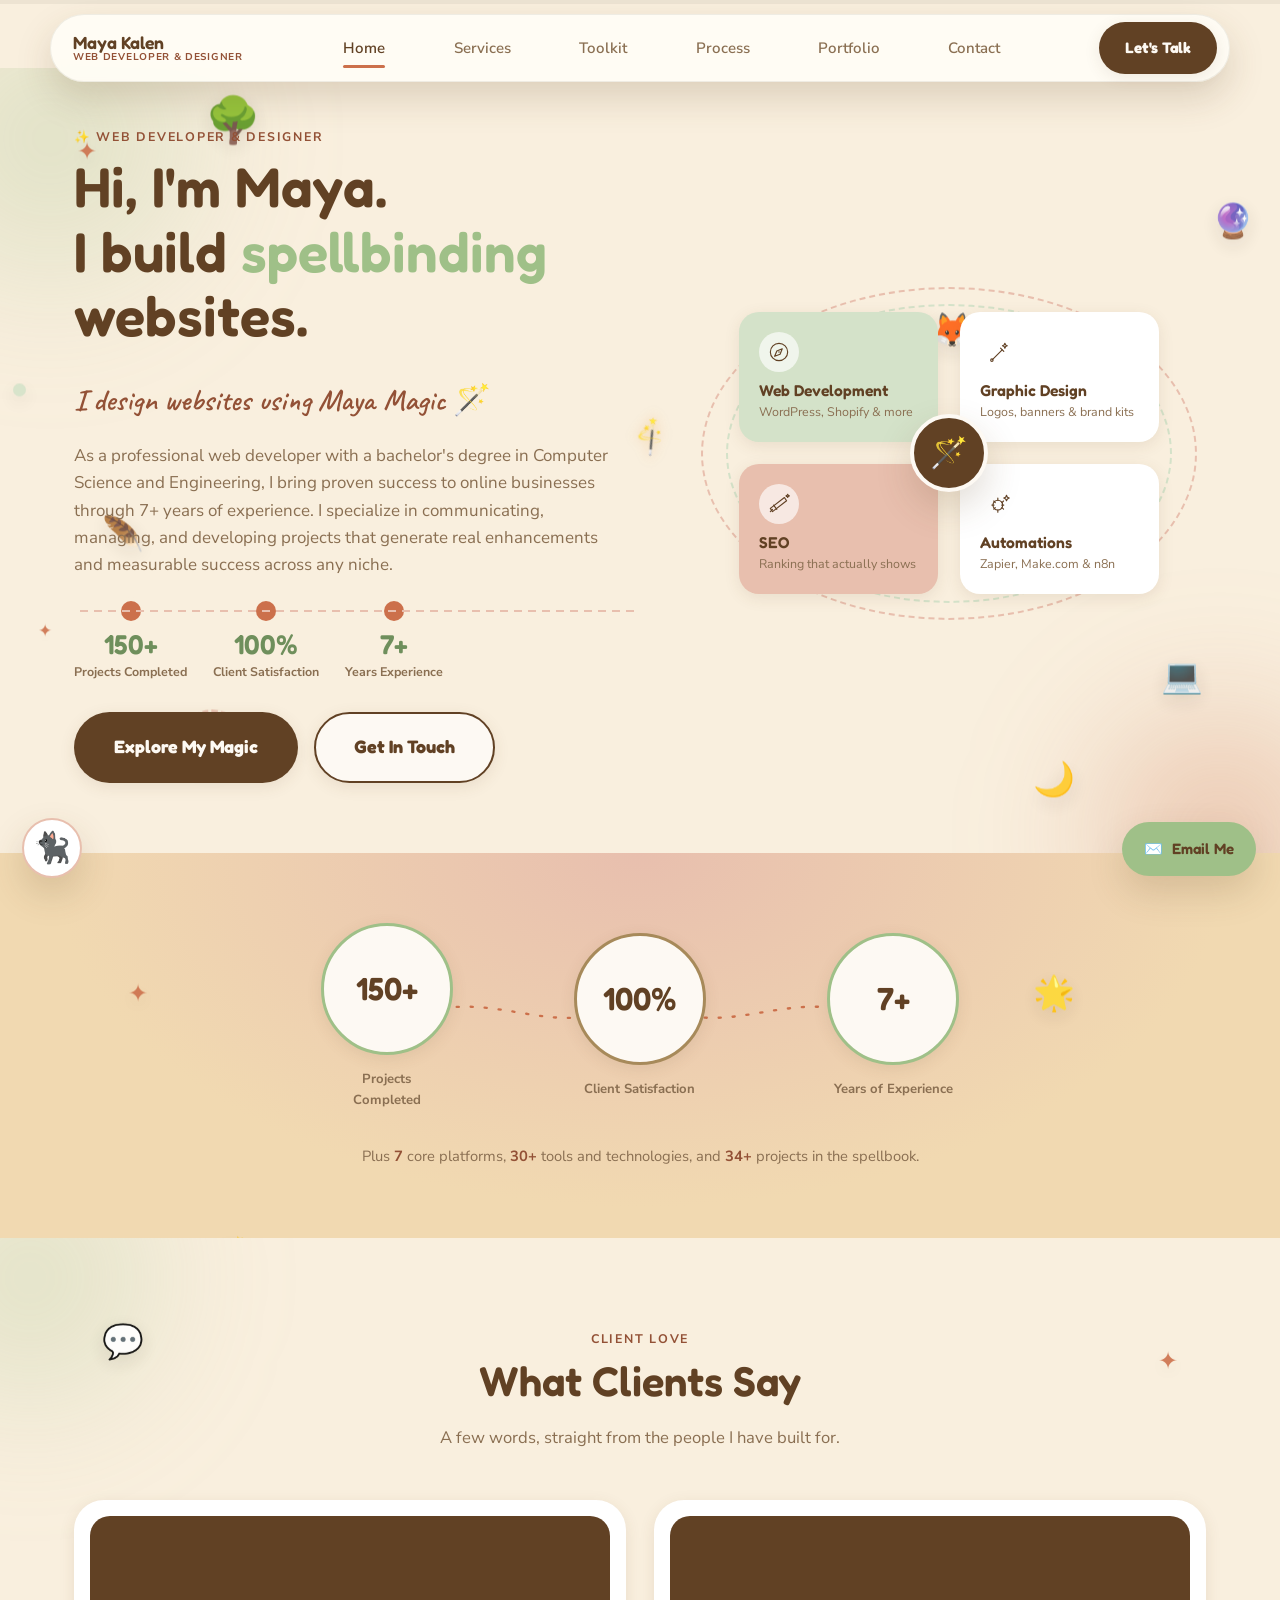
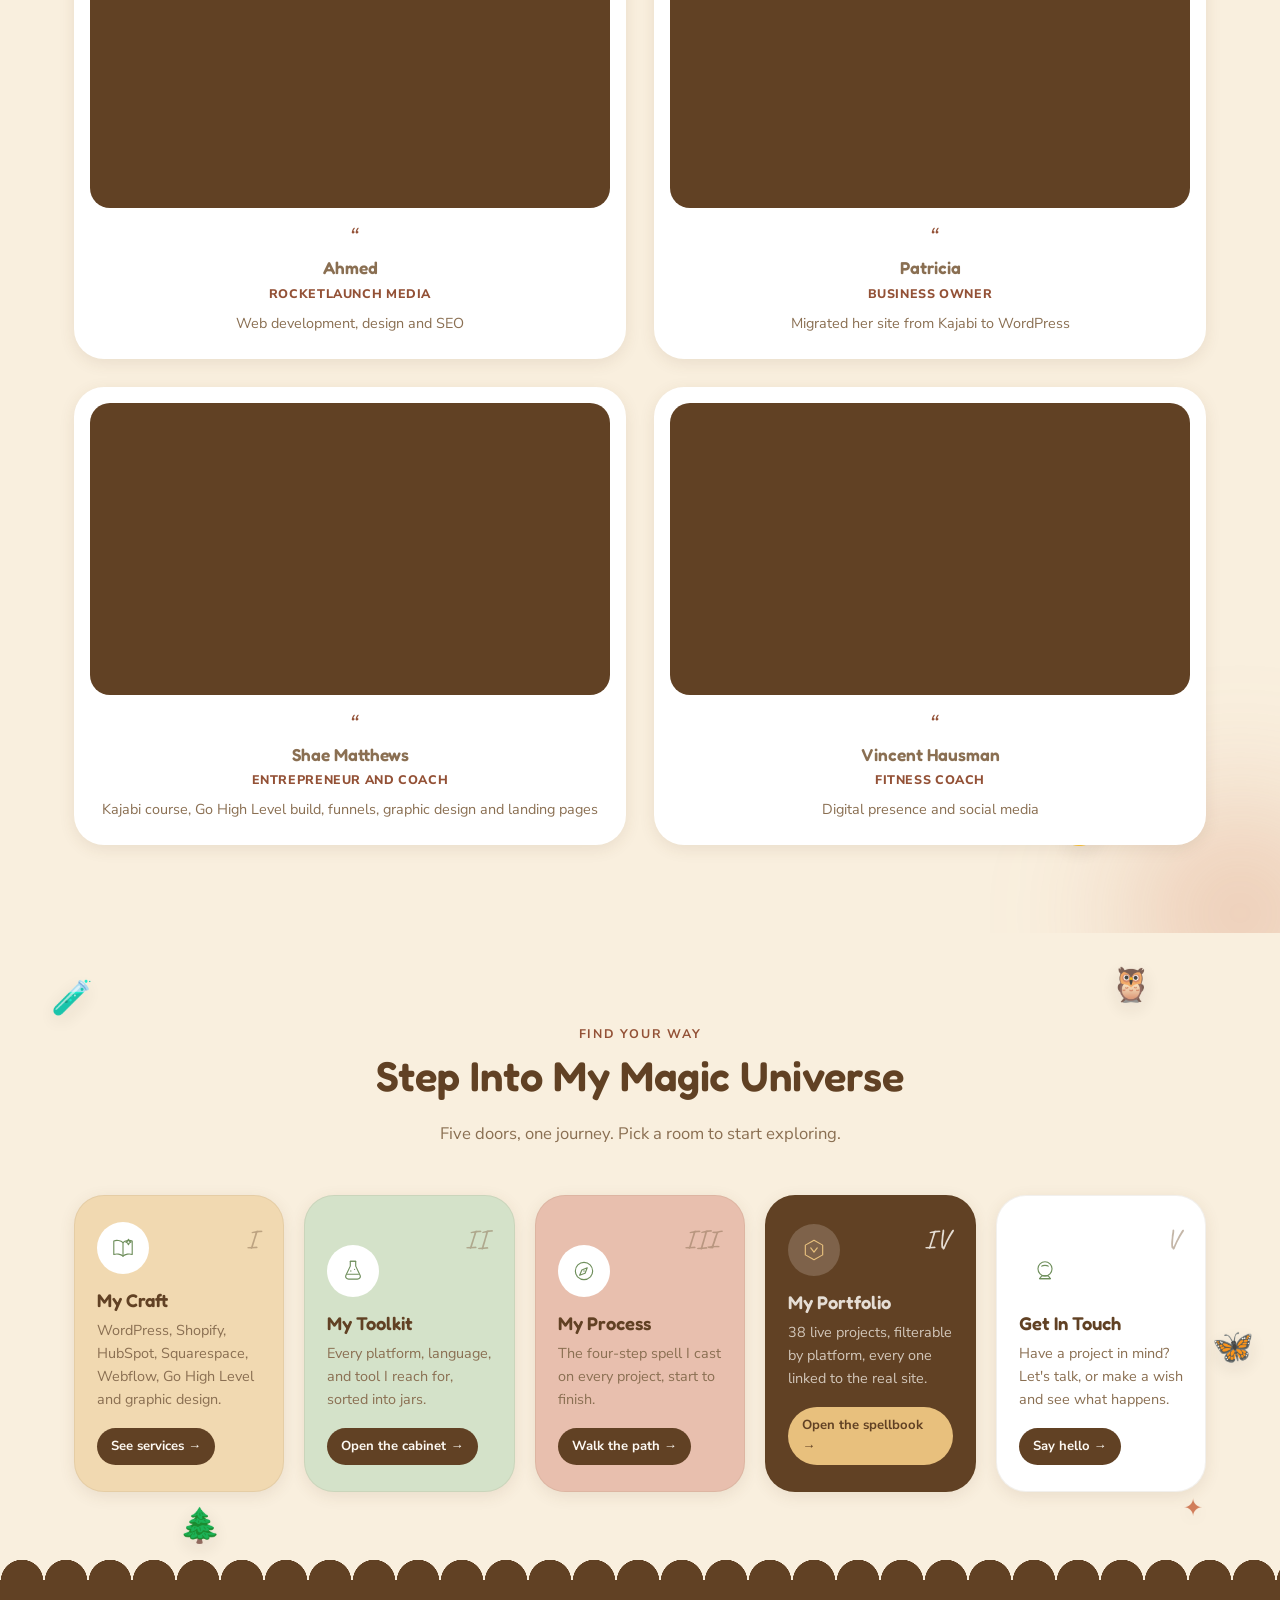
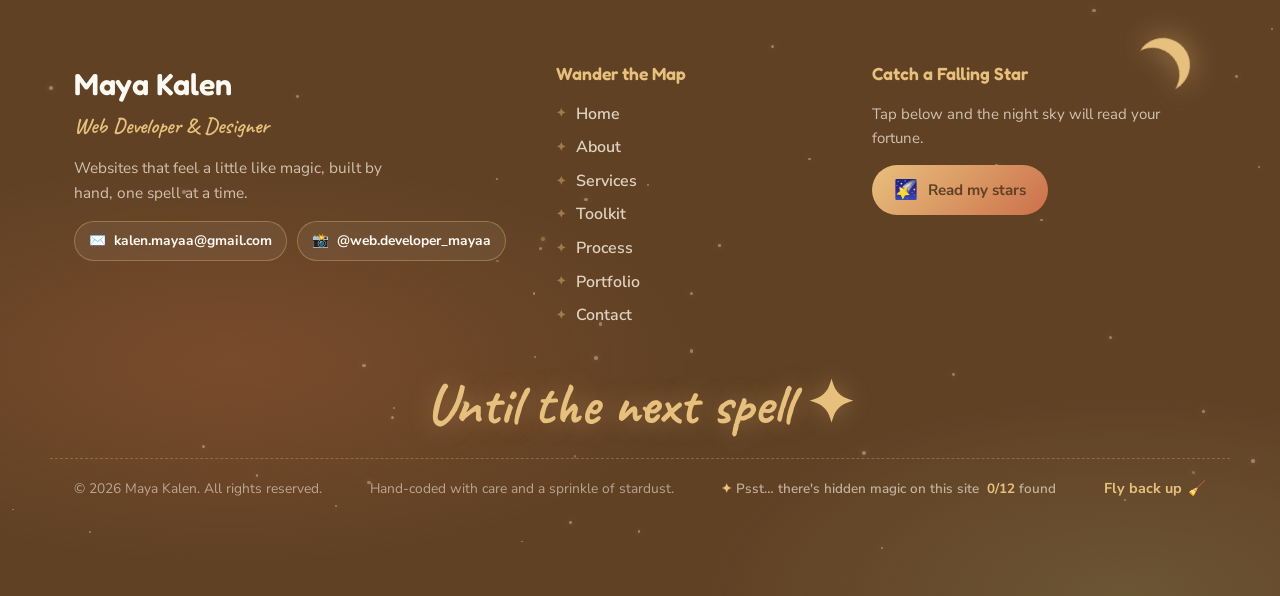
<file: index.html>
<!DOCTYPE html>
<html lang="en">
<head>
<meta charset="UTF-8">
<meta name="viewport" content="width=device-width, initial-scale=1.0">
<title>Maya Kalen · Web Developer &amp; Designer</title>
<meta name="description" content="Maya Kalen is a web developer and designer with 7+ years of experience across WordPress, Shopify, Webflow, HubSpot, Squarespace and Go High Level. Welcome to Maya Magic.">
<link rel="icon" href="assets/favicon.svg" type="image/svg+xml">
<link rel="preconnect" href="https://fonts.googleapis.com">
<link rel="preconnect" href="https://fonts.gstatic.com" crossorigin>
<link href="https://fonts.googleapis.com/css2?family=Fredoka:wght@400;500;600;700&family=Caveat:wght@600;700&family=Nunito+Sans:wght@400;600;700;800&display=swap" rel="stylesheet">
<link rel="stylesheet" href="css/style.css">
</head>
<body>

<div class="scroll-progress" aria-hidden="true"><div class="scroll-progress-bar" id="scroll-progress-bar"></div></div>

<!-- ================= ICON SPRITE (hand-drawn, not brand logos) ================= -->
<svg style="display:none" aria-hidden="true">
  <symbol id="icon-book" viewBox="0 0 48 48"><path d="M24 14C20 10 12 9 7 11v25c5-2 13-1 17 3 4-4 12-5 17-3V11c-5-2-13-1-17 3Z"/><path d="M24 14v25"/><path d="M34 8l1.6 3.4L39 13l-3.4 1.6L34 18l-1.6-3.4L29 13l3.4-1.6Z"/></symbol>
  <symbol id="icon-potion" viewBox="0 0 48 48"><path d="M19 6h10v9l8 17c1.7 3.6-1 7-5 7H16c-4 0-6.7-3.4-5-7l8-17Z"/><path d="M19 6h10"/><path d="M14 30h20"/><circle cx="20" cy="24" r="1.2" fill="currentColor" stroke="none"/><circle cx="27" cy="21" r="1" fill="currentColor" stroke="none"/></symbol>
  <symbol id="icon-brush" viewBox="0 0 48 48"><path d="M10 38 28 20"/><path d="M25 17l6 6"/><path d="M33 8l1.4 3 3 1.4-3 1.4L33 17l-1.4-3.2-3-1.4 3-1.4Z"/><circle cx="9" cy="39" r="2.2"/></symbol>
  <symbol id="icon-orb" viewBox="0 0 48 48"><circle cx="24" cy="20" r="13"/><path d="M18 15c2-2 10-2 12 0"/><path d="M14 38h20"/><path d="M18 33l-4 5h20l-4-5Z"/></symbol>
  <symbol id="icon-scroll" viewBox="0 0 48 48"><rect x="10" y="16" width="28" height="16" rx="2"/><circle cx="9" cy="24" r="6"/><circle cx="39" cy="24" r="6"/><path d="M18 24h12"/></symbol>
  <symbol id="icon-compass" viewBox="0 0 48 48"><circle cx="24" cy="24" r="16"/><path d="M30 18l-4 10-10 4 4-10Z"/><circle cx="24" cy="24" r="1.4" fill="currentColor" stroke="none"/></symbol>
  <symbol id="icon-broom" viewBox="0 0 48 48"><path d="M36 8 16 28"/><path d="M16 28 8 40l6 2 6-8 6 6 4-6-6-6 4-6Z"/><path d="M38 6l1 2 2 1-2 1-1 2-1-2-2-1 2-1Z"/></symbol>
  <symbol id="icon-quill" viewBox="0 0 48 48"><path d="M38 8C24 10 14 22 10 38c8-2 16-6 20-14"/><path d="M38 8c-2 6-4 10-8 14"/><path d="M10 38l4-4"/></symbol>
  <symbol id="icon-tower" viewBox="0 0 48 48"><path d="M24 6l6 6H18Z"/><rect x="14" y="16" width="20" height="7" rx="2"/><rect x="10" y="27" width="28" height="7" rx="2"/><rect x="6" y="38" width="36" height="4" rx="2"/></symbol>
  <symbol id="icon-rune" viewBox="0 0 48 48"><path d="M24 6 40 15v18L24 42 8 33V15Z"/><path d="M18 20l6 8 6-8"/></symbol>
  <symbol id="icon-spark-gear" viewBox="0 0 48 48"><circle cx="20" cy="26" r="9"/><path d="M20 13v4M20 35v4M9 26h4M27 26h4M12.5 18.5l2.8 2.8M27.7 30.7l2.8 2.8M12.5 33.5l2.8-2.8M27.7 21.3l2.8-2.8"/><path d="M36 8l1.6 3.4L41 13l-3.4 1.6L36 18l-1.6-3.4L31 13l3.4-1.6Z"/></symbol>
  <symbol id="icon-crystal" viewBox="0 0 48 48"><path d="M14 40 10 22l8-10 8 10-4 18Z"/><path d="M30 40l-3-14 6-8 6 8-3 14Z"/></symbol>
  <symbol id="icon-telescope" viewBox="0 0 48 48"><path d="M8 32 34 12l4 6-26 20Z"/><path d="M14 26l6 8"/><path d="M8 38l4-4"/><circle cx="38" cy="10" r="1.3" fill="currentColor" stroke="none"/><path d="M40 6l1 2 2 1-2 1-1 2-1-2-2-1 2-1Z"/></symbol>
  <symbol id="icon-chevron" viewBox="0 0 24 24"><path d="M6 9l6 6 6-6"/></symbol>
</svg>

<!-- ================= HEADER ================= -->
<header class="site-header" id="top">
  <div class="header-inner">
    <a href="index.html" class="brand" aria-label="Maya Kalen home, click to cast a spell">
      <span class="brand-text">
        <span class="brand-name">Maya Kalen</span>
        <span class="brand-role">Web Developer &amp; Designer</span>
      </span>
    </a>

    <nav class="site-nav" id="site-nav">
      <a href="index.html" class="nav-link active">Home</a>
      <a href="services.html" class="nav-link">Services</a>
      <a href="toolkit.html" class="nav-link">Toolkit</a>
      <a href="process.html" class="nav-link">Process</a>
      <a href="portfolio.html" class="nav-link">Portfolio</a>
      <a href="contact.html" class="nav-link">Contact</a>
    </nav>

    <a href="contact.html" class="btn btn-primary btn-small header-cta magnetic">Let's Talk</a>

    <button class="nav-toggle" id="nav-toggle" aria-label="Toggle navigation" aria-expanded="false">
      <span></span><span></span><span></span>
    </button>
  </div>
</header>

<div class="magic-toast" id="magic-toast" role="status" aria-live="polite"></div>

<main>

<!-- ================= HERO ================= -->
<section class="hero" id="home">
  <div class="blob-layer" aria-hidden="true">
    <div class="blob blob-green" style="width:420px; height:420px; top:-140px; left:-160px;"></div>
    <div class="blob blob-tan" style="width:360px; height:360px; bottom:-160px; right:-120px; animation-delay:2s;"></div>
  </div>
  <div class="floaties" aria-hidden="true">
    <span class="floaty spark" style="top:8%; left:6%; animation-duration:7.5s;">✦</span>
    <span class="floaty spark small" style="top:70%; left:3%; animation-duration:6.8s; animation-delay:.4s;">✦</span>
    <span class="floaty ring-shape" style="bottom:10%; left:14%; animation-duration:9s; animation-delay:.6s;"></span>
    <span class="floaty dot-shape" style="top:40%; left:1%; animation-duration:6s; animation-delay:.2s;"></span>
    <span class="floaty prop alt" style="top:16%; right:2%; animation-duration:9.4s; animation-delay:.3s;">🔮</span>
    <span class="floaty prop small alt" style="bottom:6%; right:16%; animation-duration:8.2s; animation-delay:1s;">🌙</span>
    <span class="floaty prop small" style="top:56%; left:8%; animation-duration:7.6s; animation-delay:.7s;">🪶</span>
    <span class="floaty prop lg alt" style="top:2%; left:16%; animation-duration:10s; animation-delay:.2s;">🌳</span>
    <span class="floaty prop small alt" style="top:74%; right:6%; animation-duration:8.8s; animation-delay:.9s;">💻</span>
    <span class="floaty prop small" style="top:30%; right:24%; animation-duration:7.4s; animation-delay:.4s;">🦊</span>
  </div>
  <div class="container hero-grid">
    <div class="hero-copy" data-animate>
      <p class="eyebrow">✨ Web Developer &amp; Designer</p>
      <h1>Hi, I'm Maya.<br>I build <span class="accent">spellbinding</span> websites.</h1>
      <p class="hero-tagline script">I design websites using Maya Magic 🪄</p>
      <p class="hero-text">
        As a professional web developer with a bachelor's degree in Computer
        Science and Engineering, I bring proven success to online businesses
        through 7+ years of experience. I specialize in communicating,
        managing, and developing projects that generate real enhancements
        and measurable success across any niche.
      </p>

      <div class="charm-row">
        <div class="charm">
          <span class="charm-badge" aria-hidden="true"></span>
          <span class="charm-num">150+</span>
          <span class="charm-label">Projects Completed</span>
        </div>
        <div class="charm">
          <span class="charm-badge" aria-hidden="true"></span>
          <span class="charm-num">100%</span>
          <span class="charm-label">Client Satisfaction</span>
        </div>
        <div class="charm">
          <span class="charm-badge" aria-hidden="true"></span>
          <span class="charm-num">7+</span>
          <span class="charm-label">Years Experience</span>
        </div>
      </div>

      <div class="hero-actions">
        <a href="portfolio.html" class="btn btn-primary magnetic btn-glow">Explore My Magic</a>
        <a href="contact.html" class="btn btn-outline magnetic">Get In Touch</a>
      </div>
    </div>

    <div class="collage" id="collage" data-animate>
      <div class="collage-halo" aria-hidden="true"></div>
      <div class="collage-halo inner" aria-hidden="true"></div>
      <div class="collage-lines" aria-hidden="true">
        <svg viewBox="0 0 100 100" preserveAspectRatio="none">
          <path d="M8,8 L92,92 M92,8 L8,92" stroke="var(--gold-soft)" stroke-width="0.6" stroke-dasharray="1.5 4"/>
        </svg>
      </div>
      <span class="collage-core" aria-hidden="true">🪄</span>

      <div class="collage-grid" id="collage-grid">
        <div class="spell-card-float">
          <div class="spell-card sparkle-host">
            <span class="card-icon" aria-hidden="true"><svg class="icon"><use href="#icon-compass"/></svg></span>
            <h3>Web Development</h3>
            <p>WordPress, Shopify &amp; more</p>
          </div>
        </div>
        <div class="spell-card-float">
          <div class="spell-card sparkle-host">
            <span class="card-icon" aria-hidden="true"><svg class="icon"><use href="#icon-brush"/></svg></span>
            <h3>Graphic Design</h3>
            <p>Logos, banners &amp; brand kits</p>
          </div>
        </div>
        <div class="spell-card-float">
          <div class="spell-card sparkle-host">
            <span class="card-icon" aria-hidden="true"><svg class="icon"><use href="#icon-telescope"/></svg></span>
            <h3>SEO</h3>
            <p>Ranking that actually shows</p>
          </div>
        </div>
        <div class="spell-card-float">
          <div class="spell-card sparkle-host">
            <span class="card-icon" aria-hidden="true"><svg class="icon"><use href="#icon-spark-gear"/></svg></span>
            <h3>Automations</h3>
            <p>Zapier, Make.com &amp; n8n</p>
          </div>
        </div>
      </div>
    </div>
  </div>
</section>

<!-- ================= CONSTELLATION STATS ================= -->
<section class="constellation-section" id="metrics">
  <div class="floaties" aria-hidden="true">
    <span class="floaty spark" style="top:10%; left:10%; animation-duration:7.4s;">✦</span>
    <span class="floaty spark small" style="bottom:14%; right:8%; animation-duration:6.8s; animation-delay:.4s;">✦</span>
    <span class="floaty prop small alt" style="top:8%; right:16%; animation-duration:8.6s; animation-delay:.6s;">🌟</span>
    <span class="floaty prop small" style="bottom:10%; left:16%; animation-duration:7.8s; animation-delay:.2s;">🪄</span>
  </div>
  <div class="container">
    <div class="constellation" data-animate>
      <svg class="const-line" viewBox="0 0 760 200" preserveAspectRatio="none" aria-hidden="true">
        <path d="M120,120 C220,40 300,150 380,70 C460,150 540,40 640,120" fill="none" stroke="var(--gold)" stroke-width="2.5" stroke-dasharray="2 12" stroke-linecap="round"/>
      </svg>
      <div class="const-node">
        <span class="const-circle"><span class="const-num">150+</span></span>
        <span class="const-label">Projects Completed</span>
      </div>
      <div class="const-node">
        <span class="const-circle"><span class="const-num">100%</span></span>
        <span class="const-label">Client Satisfaction</span>
      </div>
      <div class="const-node">
        <span class="const-circle"><span class="const-num">7+</span></span>
        <span class="const-label">Years of Experience</span>
      </div>
    </div>
    <p class="constellation-caption" data-animate>
      Plus <strong>7</strong> core platforms, <strong>30+</strong> tools and technologies, and <strong>34+</strong> projects in the spellbook.
    </p>
  </div>
</section>

<!-- ================= TESTIMONIALS ================= -->
<section class="testimonials" id="testimonials">
  <div class="blob-layer" aria-hidden="true">
    <div class="blob blob-green" style="width:360px; height:360px; top:-140px; left:-150px;"></div>
    <div class="blob blob-tan" style="width:320px; height:320px; bottom:-140px; right:-120px; animation-delay:2s;"></div>
  </div>
  <div class="floaties" aria-hidden="true">
    <span class="floaty spark" style="top:8%; right:8%; animation-duration:7.6s;">✦</span>
    <span class="floaty prop small alt" style="top:6%; left:8%; animation-duration:8.6s; animation-delay:.4s;">💬</span>
    <span class="floaty prop small" style="bottom:6%; right:14%; animation-duration:7.8s; animation-delay:.7s;">🌙</span>
  </div>
  <div class="container">
    <div class="section-head" data-animate>
      <p class="eyebrow">Client Love</p>
      <h2>What Clients Say</h2>
      <p class="section-lede" style="margin-left:auto; margin-right:auto;">A few words, straight from the people I have built for.</p>
    </div>

    <div class="testimonial-grid">
      <div class="testimonial-card sparkle-host" data-animate>
        <div class="testimonial-video">
          <iframe src="https://drive.google.com/file/d/1QZjHzSX7AVrtdwIDS3WSGMPGsp7PQIeI/preview" title="Testimonial from Ahmed of RocketLaunch Media" allow="autoplay" allowfullscreen loading="lazy"></iframe>
        </div>
        <div class="testimonial-info">
          <span class="testimonial-quote-mark" aria-hidden="true">&ldquo;</span>
          <p class="testimonial-name">Ahmed</p>
          <p class="testimonial-role">RocketLaunch Media</p>
          <p class="testimonial-note">Web development, design and SEO</p>
        </div>
      </div>

      <div class="testimonial-card sparkle-host" data-animate>
        <div class="testimonial-video">
          <iframe src="https://drive.google.com/file/d/1CANnKwfdPe4N3BzNlO9oHCMZWuPSWlKI/preview" title="Testimonial from Patricia, Business Owner" allow="autoplay" allowfullscreen loading="lazy"></iframe>
        </div>
        <div class="testimonial-info">
          <span class="testimonial-quote-mark" aria-hidden="true">&ldquo;</span>
          <p class="testimonial-name">Patricia</p>
          <p class="testimonial-role">Business Owner</p>
          <p class="testimonial-note">Migrated her site from Kajabi to WordPress</p>
        </div>
      </div>

      <div class="testimonial-card sparkle-host" data-animate>
        <div class="testimonial-video">
          <iframe src="https://drive.google.com/file/d/1wPY8W6L00HPNaOY1amXWowh7Fns9s4BG/preview" title="Testimonial from Shae Matthews, Entrepreneur and Coach" allow="autoplay" allowfullscreen loading="lazy"></iframe>
        </div>
        <div class="testimonial-info">
          <span class="testimonial-quote-mark" aria-hidden="true">&ldquo;</span>
          <p class="testimonial-name">Shae Matthews</p>
          <p class="testimonial-role">Entrepreneur and Coach</p>
          <p class="testimonial-note">Kajabi course, Go High Level build, funnels, graphic design and landing pages</p>
        </div>
      </div>

      <div class="testimonial-card sparkle-host" data-animate>
        <div class="testimonial-video">
          <iframe src="https://drive.google.com/file/d/1X3M50-eYkl7xO6ZYswPP9LBWjnAI6qUC/preview" title="Testimonial from Vincent Hausman, Fitness Coach" allow="autoplay" allowfullscreen loading="lazy"></iframe>
        </div>
        <div class="testimonial-info">
          <span class="testimonial-quote-mark" aria-hidden="true">&ldquo;</span>
          <p class="testimonial-name">Vincent Hausman</p>
          <p class="testimonial-role">Fitness Coach</p>
          <p class="testimonial-note">Digital presence and social media</p>
        </div>
      </div>
    </div>
  </div>
</section>

<!-- ================= HUB: WHERE TO NEXT ================= -->
<section class="hub" id="explore">
  <div class="floaties" aria-hidden="true">
    <span class="floaty prop small alt" style="top:6%; left:4%; animation-duration:8.4s;">🧪</span>
    <span class="floaty spark" style="bottom:8%; right:6%; animation-duration:7.2s; animation-delay:.5s;">✦</span>
    <span class="floaty prop alt" style="top:4%; right:10%; animation-duration:9.2s; animation-delay:.6s;">🦉</span>
    <span class="floaty prop small" style="bottom:4%; left:14%; animation-duration:8s; animation-delay:.3s;">🌲</span>
    <span class="floaty prop small alt" style="top:60%; right:2%; animation-duration:7.8s; animation-delay:1s;">🦋</span>
  </div>
  <div class="container">
    <div class="section-head" data-animate>
      <p class="eyebrow">Find Your Way</p>
      <h2>Step Into My Magic Universe</h2>
      <p class="section-lede" style="margin-left:auto; margin-right:auto;">Five doors, one journey. Pick a room to start exploring.</p>
    </div>

    <div class="hub-grid">
      <a class="hub-card hub-card--sand sparkle-host" data-animate href="services.html">
        <span class="hub-chapter" aria-hidden="true">I</span>
        <span class="bento-icon" aria-hidden="true"><svg class="icon"><use href="#icon-book"/></svg></span>
        <h3>My Craft</h3>
        <p>WordPress, Shopify, HubSpot, Squarespace, Webflow, Go High Level and graphic design.</p>
        <span class="hub-card-link">See services →</span>
      </a>
      <a class="hub-card hub-card--sage sparkle-host" data-animate href="toolkit.html">
        <span class="hub-chapter" aria-hidden="true">II</span>
        <span class="bento-icon" aria-hidden="true"><svg class="icon"><use href="#icon-potion"/></svg></span>
        <h3>My Toolkit</h3>
        <p>Every platform, language, and tool I reach for, sorted into jars.</p>
        <span class="hub-card-link">Open the cabinet →</span>
      </a>
      <a class="hub-card hub-card--terracotta sparkle-host" data-animate href="process.html">
        <span class="hub-chapter" aria-hidden="true">III</span>
        <span class="bento-icon" aria-hidden="true"><svg class="icon"><use href="#icon-compass"/></svg></span>
        <h3>My Process</h3>
        <p>The four-step spell I cast on every project, start to finish.</p>
        <span class="hub-card-link">Walk the path →</span>
      </a>
      <a class="hub-card hub-card--brown hub-card--lg sparkle-host" data-animate href="portfolio.html" id="gate-trigger">
        <span class="hub-chapter" aria-hidden="true">IV</span>
        <span class="bento-icon" aria-hidden="true"><svg class="icon"><use href="#icon-rune"/></svg></span>
        <h3>My Portfolio</h3>
        <p>38 live projects, filterable by platform, every one linked to the real site.</p>
        <span class="hub-card-link">Open the spellbook →</span>
      </a>
      <a class="hub-card sparkle-host" data-animate href="contact.html">
        <span class="hub-chapter" aria-hidden="true">V</span>
        <span class="bento-icon" aria-hidden="true"><svg class="icon"><use href="#icon-orb"/></svg></span>
        <h3>Get In Touch</h3>
        <p>Have a project in mind? Let's talk, or make a wish and see what happens.</p>
        <span class="hub-card-link">Say hello →</span>
      </a>
    </div>
  </div>
</section>

</main>

<!-- ================= FOOTER ================= -->
<footer class="site-footer" id="site-footer">
  <div class="footer-sky" aria-hidden="true">
    <span class="footer-moon"></span>
    <div class="footer-stars" id="footer-stars"></div>
  </div>

  <div class="container footer-main">
    <div class="footer-brand">
      <a href="index.html" class="footer-logo">Maya Kalen</a>
      <p class="footer-role">Web Developer &amp; Designer</p>
      <p class="footer-blurb">Websites that feel a little like magic, built by hand, one spell at a time.</p>
      <div class="footer-chips">
        <a href="mailto:kalen.mayaa@gmail.com" class="footer-chip"><span aria-hidden="true">✉️</span> kalen.mayaa@gmail.com</a>
        <a href="https://www.instagram.com/web.developer_mayaa/" class="footer-chip" target="_blank" rel="noopener"><span aria-hidden="true">📸</span> @web.developer_mayaa</a>
      </div>
    </div>

    <nav class="footer-map" aria-label="Footer">
      <p class="footer-heading">Wander the Map</p>
      <ul>
        <li><a href="index.html">Home</a></li>
        <li><a href="about.html">About</a></li>
        <li><a href="services.html">Services</a></li>
        <li><a href="toolkit.html">Toolkit</a></li>
        <li><a href="process.html">Process</a></li>
        <li><a href="portfolio.html">Portfolio</a></li>
        <li><a href="contact.html">Contact</a></li>
      </ul>
    </nav>

    <div class="footer-wish">
      <p class="footer-heading">Catch a Falling Star</p>
      <p class="footer-wish-text">Tap below and the night sky will read your fortune.</p>
      <button type="button" class="star-catch-btn sparkle-host" id="star-catch">
        <span class="star-catch-icon" aria-hidden="true">🌠</span> Read my stars
      </button>
      <p class="footer-fortune" id="footer-fortune" aria-live="polite"></p>
    </div>
  </div>

  <div class="container footer-signoff">
    <p class="footer-script">Until the next spell <span aria-hidden="true">✦</span></p>
  </div>

  <div class="container footer-bottom">
    <p>&copy; <span id="year"></span> Maya Kalen. All rights reserved.</p>
    <p class="footer-craft">Hand-coded with care and a sprinkle of stardust.</p>
    <a href="#top" class="back-to-top" id="back-to-top">Fly back up <span class="broom" aria-hidden="true">🧹</span></a>
  </div>
</footer>


<a href="mailto:kalen.mayaa@gmail.com" class="email-fab" id="email-fab" aria-label="Email Maya Kalen">
  <span aria-hidden="true">✉️</span>
  <span class="email-fab-text">Email Me</span>
</a>

<div class="wisp-wrap">
  <div class="wisp-bubble" id="wisp-bubble"></div>
  <button class="wisp" id="wisp" aria-label="Say hi to Wisp, my magic companion">
    <span class="wisp-emoji" aria-hidden="true">🐈‍⬛</span>
  </button>
</div>

<!-- ================= GATEKEEPER MODAL ================= -->
<div class="gate-overlay" id="gate-overlay">
  <div class="gate-modal" role="dialog" aria-modal="true" aria-labelledby="gate-title">
    <span class="gate-mascot" aria-hidden="true">🧙‍♀️</span>
    <h3 id="gate-title">Wait a moment...</h3>
    <p>Are you sure you're ready to step into Maya's Magic world? Not a lot of people make it out. 👀</p>
    <div class="gate-actions">
      <button type="button" class="btn btn-primary magnetic" id="gate-yes">I dare you 😈</button>
      <button type="button" class="btn btn-outline magnetic" id="gate-no">Maybe not 😅</button>
    </div>
  </div>
</div>

<script src="js/script.js"></script>
</body>
</html>
</file>
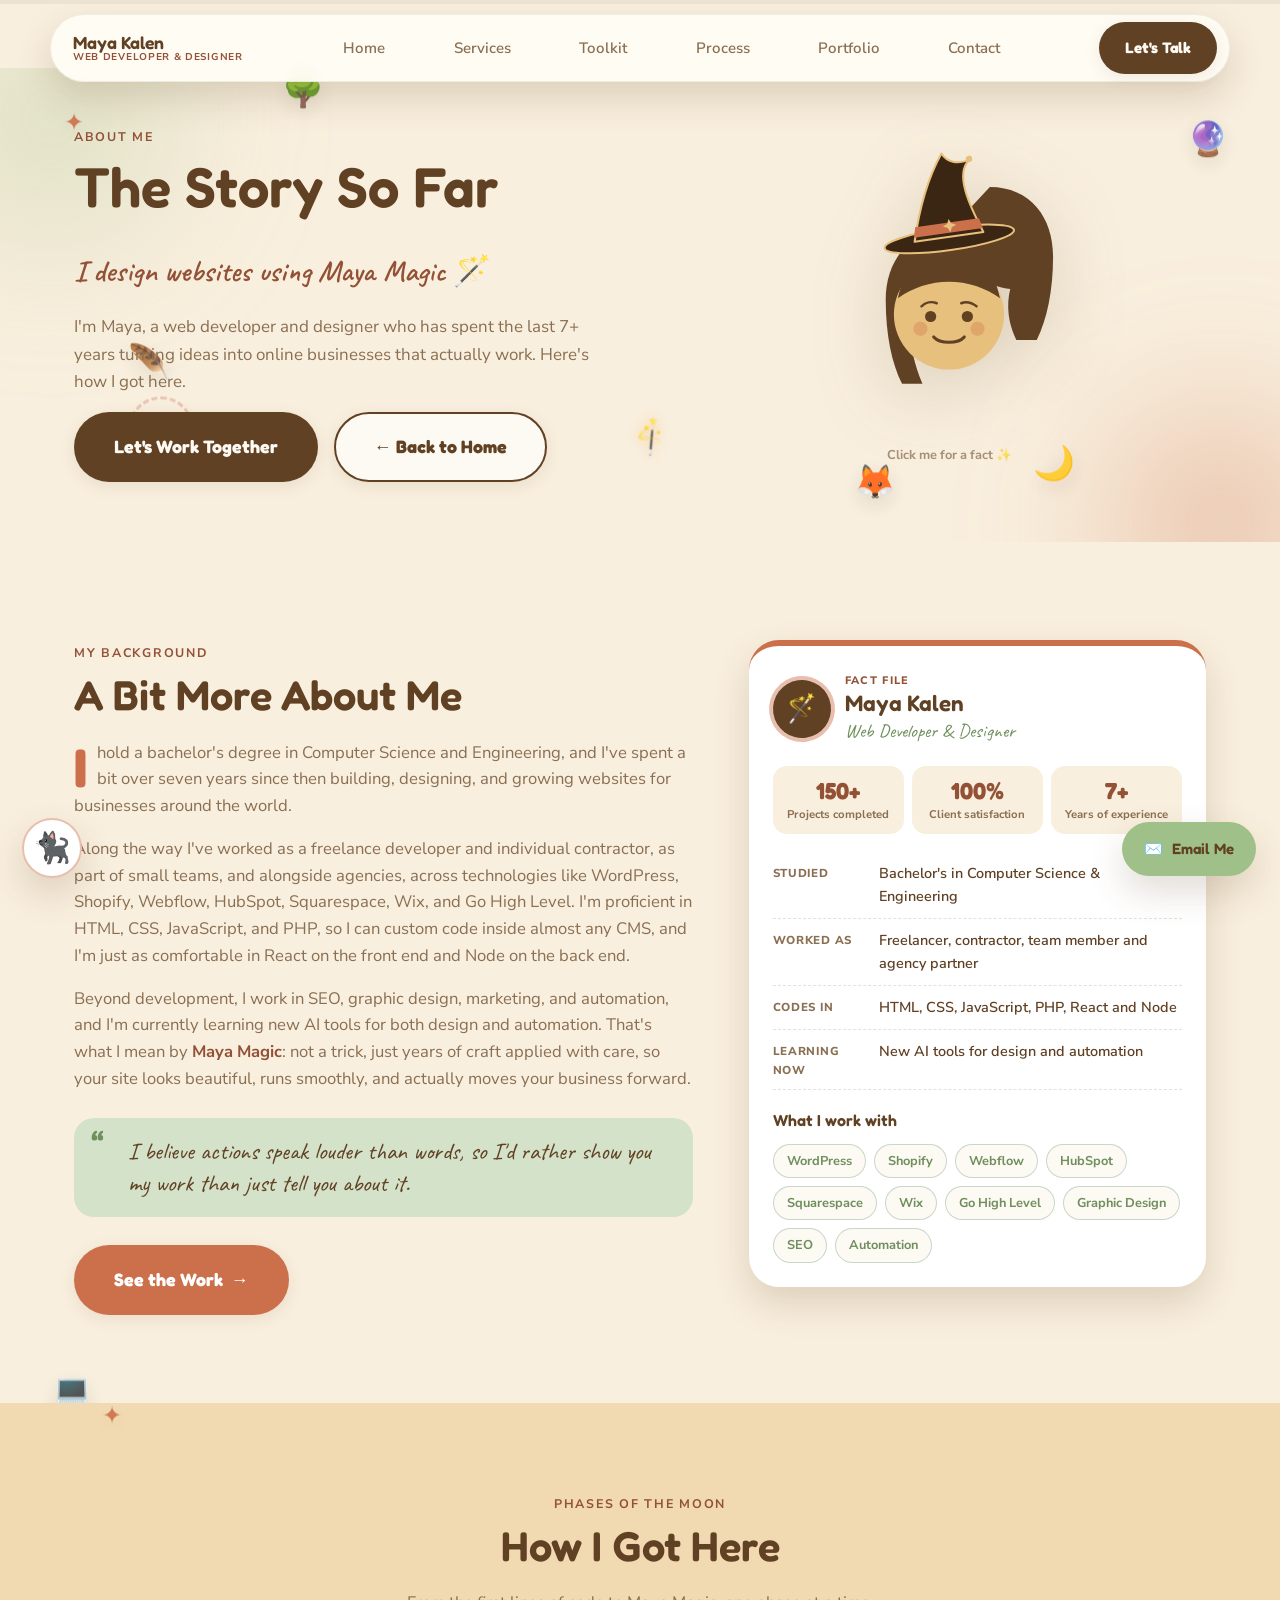
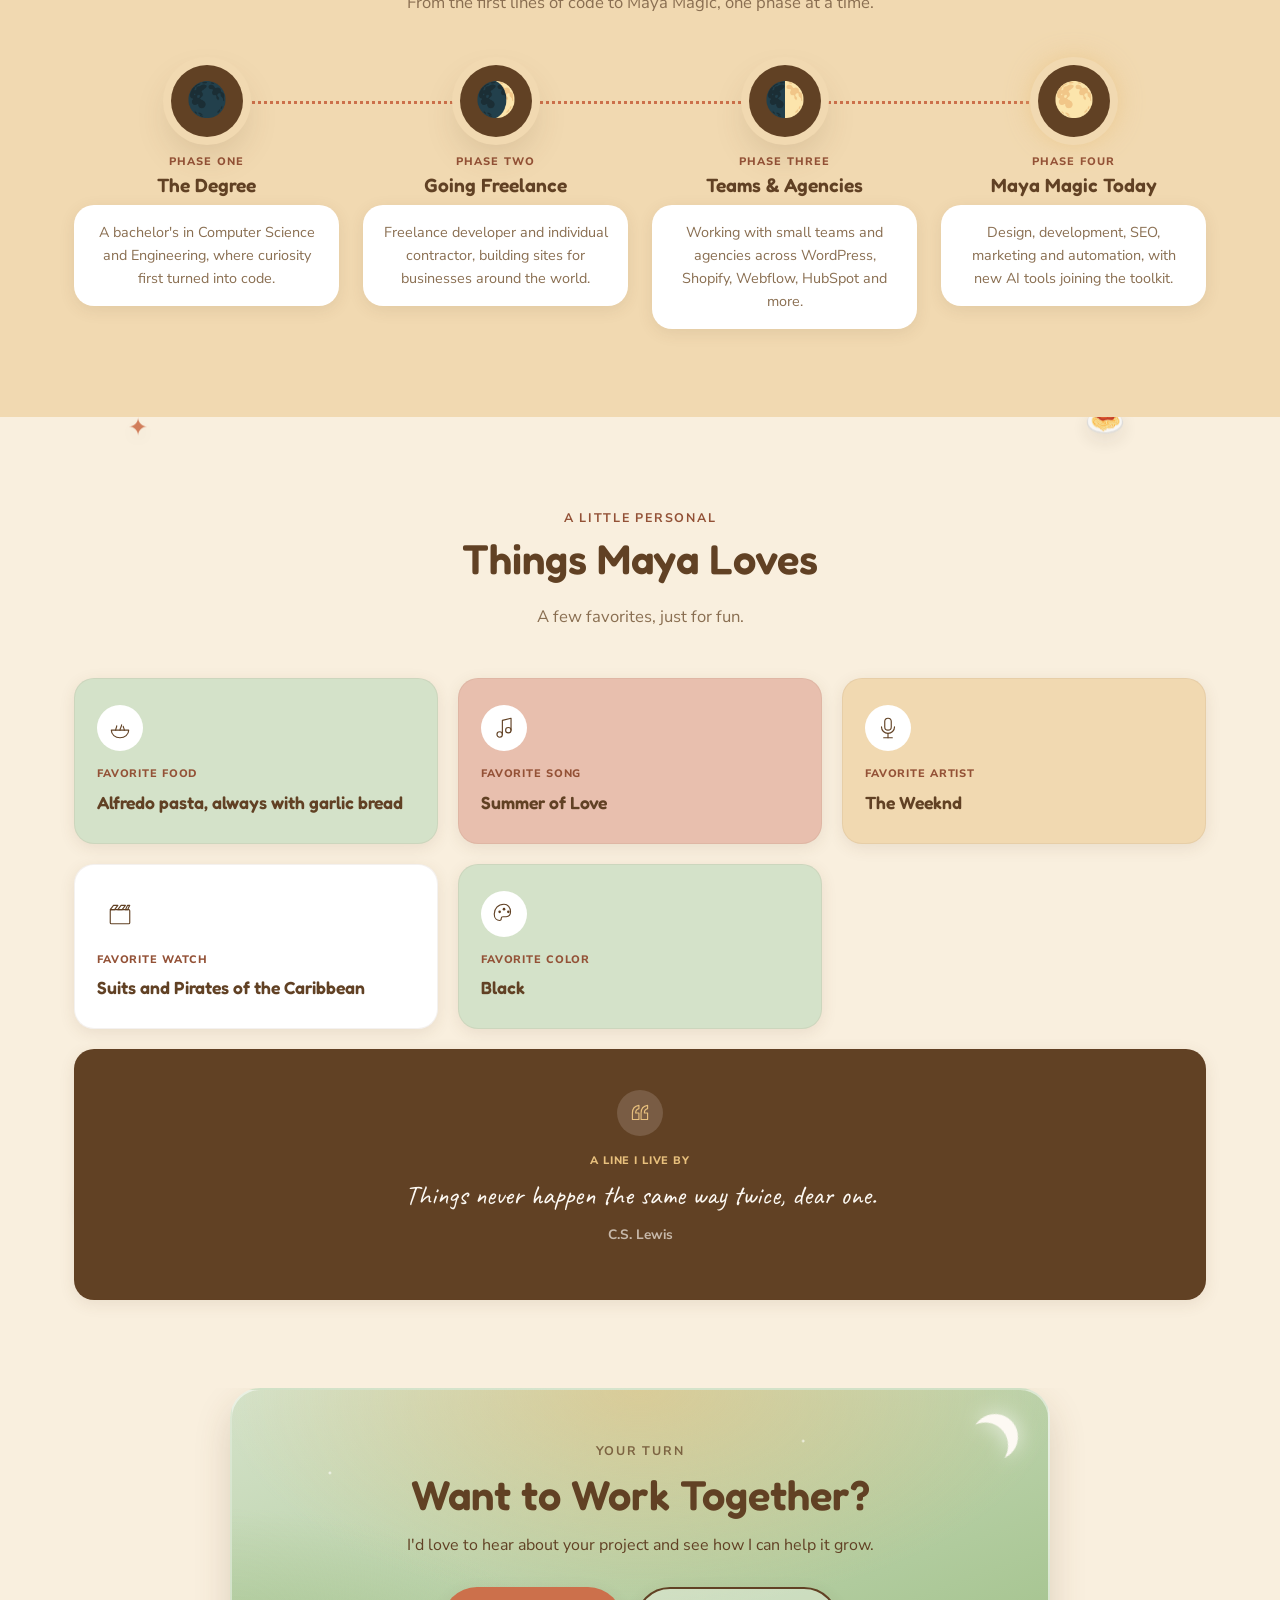
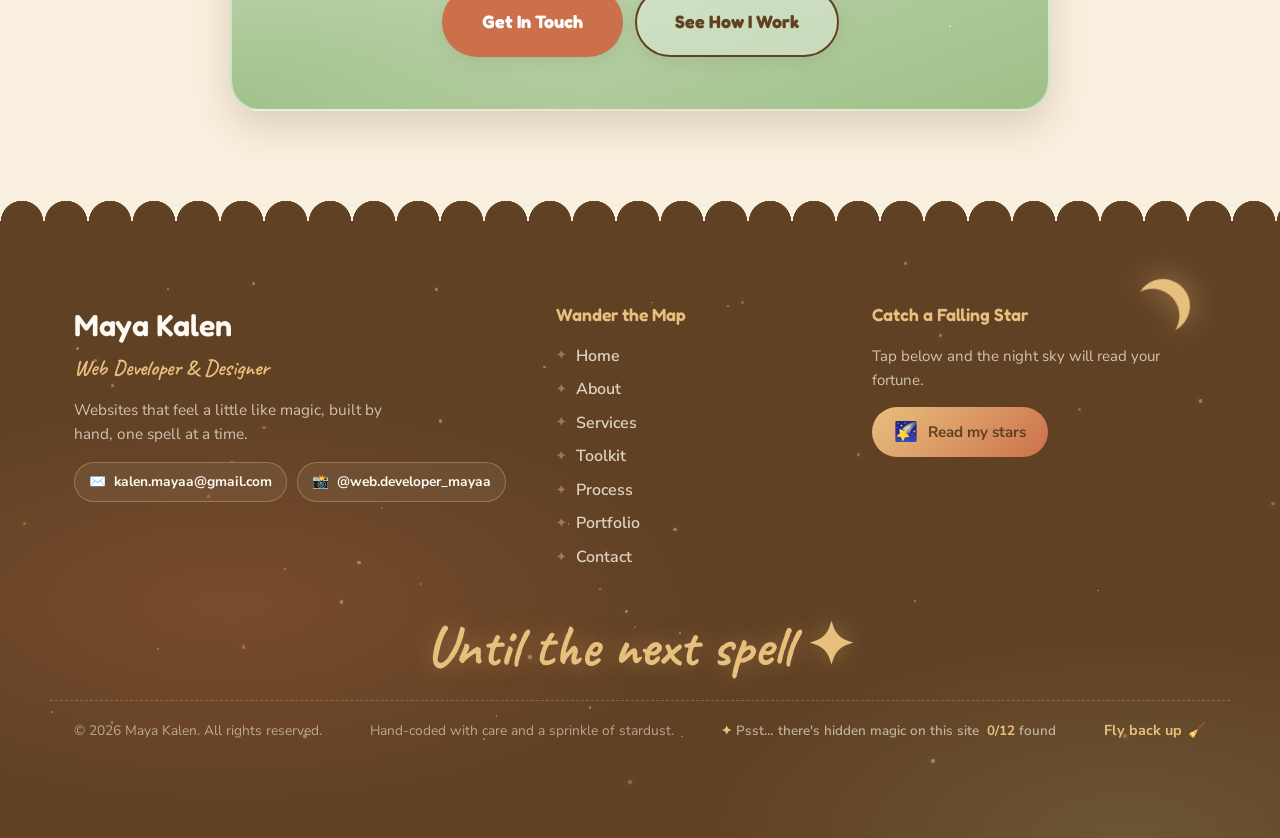
<file: about.html>
<!DOCTYPE html>
<html lang="en">
<head>
<meta charset="UTF-8">
<meta name="viewport" content="width=device-width, initial-scale=1.0">
<title>About · Maya Kalen</title>
<meta name="description" content="The story behind Maya Kalen, a web developer and designer with 7+ years of experience across WordPress, Shopify, Webflow, HubSpot, Squarespace and Go High Level. Welcome to Maya Magic.">
<link rel="icon" href="assets/favicon.svg" type="image/svg+xml">
<link rel="preconnect" href="https://fonts.googleapis.com">
<link rel="preconnect" href="https://fonts.gstatic.com" crossorigin>
<link href="https://fonts.googleapis.com/css2?family=Fredoka:wght@400;500;600;700&family=Caveat:wght@600;700&family=Nunito+Sans:wght@400;600;700;800&display=swap" rel="stylesheet">
<link rel="stylesheet" href="css/style.css">
</head>
<body>

<div class="scroll-progress" aria-hidden="true"><div class="scroll-progress-bar" id="scroll-progress-bar"></div></div>

<svg style="display:none" aria-hidden="true">
  <symbol id="icon-food" viewBox="0 0 48 48"><path d="M8 28h32c0 8-7 14-16 14S8 36 8 28Z"/><path d="M16 28c0-3 2-5 2-8M24 28c0-4 3-6 3-10M32 28c0-3-2-5-2-7"/></symbol>
  <symbol id="icon-music" viewBox="0 0 48 48"><circle cx="16" cy="36" r="5"/><path d="M21 36V10l16-4v22"/><circle cx="32" cy="28" r="5"/></symbol>
  <symbol id="icon-mic" viewBox="0 0 48 48"><rect x="18" y="6" width="12" height="22" rx="6"/><path d="M12 22a12 12 0 0 0 24 0"/><path d="M24 34v8"/><path d="M16 42h16"/></symbol>
  <symbol id="icon-film" viewBox="0 0 48 48"><rect x="6" y="16" width="36" height="26" rx="2"/><path d="M6 16l6-8h8l-6 8Z"/><path d="M20 16l6-8h8l-6 8Z"/><path d="M34 16l4-8h4l-4 8Z"/></symbol>
  <symbol id="icon-palette" viewBox="0 0 48 48"><path d="M24 6C13 6 6 14 6 24c0 8 5 12 10 12 3 0 3-2 3-4s1-3 3-3h6c5 0 8-4 8-9C36 12 31 6 24 6Z"/><circle cx="16" cy="20" r="2.4" fill="currentColor" stroke="none"/><circle cx="24" cy="15" r="2.4" fill="currentColor" stroke="none"/><circle cx="32" cy="20" r="2.4" fill="currentColor" stroke="none"/></symbol>
  <symbol id="icon-quote" viewBox="0 0 48 48"><path d="M10 24c0-8 5-13 12-14v6c-4 1-6 4-6 8h6v12H10Z"/><path d="M26 24c0-8 5-13 12-14v6c-4 1-6 4-6 8h6v12H26Z"/></symbol>
</svg>

<!-- ================= HEADER ================= -->
<header class="site-header" id="top">
  <div class="header-inner">
    <a href="index.html" class="brand" aria-label="Maya Kalen home, click to cast a spell">
      <span class="brand-text">
        <span class="brand-name">Maya Kalen</span>
        <span class="brand-role">Web Developer &amp; Designer</span>
      </span>
    </a>

    <nav class="site-nav" id="site-nav">
      <a href="index.html" class="nav-link">Home</a>
      <a href="services.html" class="nav-link">Services</a>
      <a href="toolkit.html" class="nav-link">Toolkit</a>
      <a href="process.html" class="nav-link">Process</a>
      <a href="portfolio.html" class="nav-link">Portfolio</a>
      <a href="contact.html" class="nav-link">Contact</a>
    </nav>

    <a href="contact.html" class="btn btn-primary btn-small header-cta magnetic">Let's Talk</a>

    <button class="nav-toggle" id="nav-toggle" aria-label="Toggle navigation" aria-expanded="false">
      <span></span><span></span><span></span>
    </button>
  </div>
</header>

<div class="magic-toast" id="magic-toast" role="status" aria-live="polite"></div>

<main>

<!-- ================= ABOUT HERO ================= -->
<section class="hero" id="about-top">
  <div class="blob-layer" aria-hidden="true">
    <div class="blob blob-green" style="width:400px; height:400px; top:-140px; left:-150px;"></div>
    <div class="blob blob-tan" style="width:360px; height:360px; bottom:-160px; right:-120px; animation-delay:2s;"></div>
  </div>
  <div class="floaties" aria-hidden="true">
    <span class="floaty spark" style="top:12%; left:5%; animation-duration:7.8s;">✦</span>
    <span class="floaty ring-shape" style="bottom:14%; left:10%; animation-duration:9.4s; animation-delay:.5s;"></span>
    <span class="floaty prop alt" style="top:14%; right:4%; animation-duration:9s; animation-delay:.4s;">🔮</span>
    <span class="floaty prop small alt" style="bottom:8%; right:16%; animation-duration:8s; animation-delay:.9s;">🌙</span>
    <span class="floaty prop small" style="top:60%; left:10%; animation-duration:7.4s; animation-delay:.3s;">🪶</span>
    <span class="floaty prop alt" style="top:4%; left:22%; animation-duration:9.6s; animation-delay:.2s;">🌳</span>
    <span class="floaty prop small alt" style="bottom:4%; right:30%; animation-duration:8.2s; animation-delay:.7s;">🦊</span>
  </div>

  <div class="container hero-grid">
    <div class="hero-copy" data-animate>
      <p class="eyebrow">About Me</p>
      <h1>The Story So Far</h1>
      <p class="hero-tagline script">I design websites using Maya Magic 🪄</p>
      <p class="hero-text">
        I'm Maya, a web developer and designer who has spent the last 7+ years
        turning ideas into online businesses that actually work. Here's how I
        got here.
      </p>

      <div class="hero-actions">
        <a href="contact.html" class="btn btn-primary magnetic">Let's Work Together</a>
        <a href="index.html" class="btn btn-outline magnetic">&larr; Back to Home</a>
      </div>
    </div>

    <div class="maya-avatar-wrap" data-animate>
      <div class="wisp-bubble maya-fact-bubble" id="avatar-bubble"></div>
      <button class="maya-avatar" id="maya-avatar" aria-label="Click Maya for a fun fact about her">
        <svg class="maya-avatar-svg" viewBox="0 -54 200 294" aria-hidden="true">
          <!-- hair, behind the face, flowing past the shoulders -->
          <path d="M100 34c-40 0-62 30-62 68 0 34 6 62 16 82h20c-10-24-14-46-11-70 4 8 10 14 18 17-4-16-2-32 6-42 6 12 18 20 31 22-6-14-4-30 6-40 8 12 22 19 36 20-4 16-2 34 6 50h20c10-20 16-48 16-82 0-38-22-68-62-68Z" class="maya-hair" fill="#614124"/>
          <!-- Halloween costume: a high-collared cape with a pumpkin lining (spooky mode only) -->
          <g class="maya-costume">
            <path d="M42 240C46 214 66 198 100 194c34 4 54 20 58 46Z" fill="#4b2c4a"/>
            <path d="M86 195l14 26 14-26Z" fill="#e8772e"/>
            <path d="M72 197 38 144l46 36Z" fill="#4b2c4a" stroke="#e8772e" stroke-width="2.4" stroke-linejoin="round"/>
            <path d="M128 197l34-53-46 36Z" fill="#4b2c4a" stroke="#e8772e" stroke-width="2.4" stroke-linejoin="round"/>
            <circle cx="100" cy="200" r="6.5" fill="#f6a35c" stroke="#110b13" stroke-width="1.5"/>
          </g>
          <!-- face -->
          <circle cx="100" cy="116" r="54" fill="var(--sand)"/>
          <!-- soft fringe over the forehead -->
          <path d="M50 100c6-30 24-48 50-48s44 18 50 48c-14-10-32-16-50-16s-36 6-50 16Z" class="maya-hair" fill="#614124"/>
          <!-- blush -->
          <circle cx="72" cy="130" r="7" fill="var(--gold)" opacity="0.32"/>
          <circle cx="128" cy="130" r="7" fill="var(--gold)" opacity="0.32"/>
          <!-- eyes with little lashes -->
          <g class="maya-avatar-eyes">
            <circle cx="82" cy="118" r="5.5" fill="var(--night)"/>
            <circle cx="118" cy="118" r="5.5" fill="var(--night)"/>
            <path d="M73 108c4-4 10-5 15-3" stroke="var(--night)" stroke-width="2.4" fill="none" stroke-linecap="round"/>
            <path d="M112 105c5-2 11 0 15 3" stroke="var(--night)" stroke-width="2.4" fill="none" stroke-linecap="round"/>
          </g>
          <!-- smile -->
          <path d="M85 138c6 7 24 7 30 0" stroke="var(--night)" stroke-width="3" fill="none" stroke-linecap="round"/>
          <!-- a painted star on her cheek and a glowing jack-o-lantern beside her (spooky mode only) -->
          <path class="maya-costume" d="M138 142l1.8 4 4.2 1.6-4.2 1.6-1.8 4.2-1.8-4.2-4.2-1.6 4.2-1.6Z" fill="#e8772e"/>
          <g class="maya-costume maya-lantern" transform="translate(168 214)">
            <ellipse rx="23" ry="18" fill="#e8772e"/>
            <ellipse rx="10" ry="18" fill="#f08a3e"/>
            <path d="M-1-17c0-6 2-9 7-10" stroke="#55734a" stroke-width="3.2" fill="none" stroke-linecap="round"/>
            <path d="M-12-3l4.5-6 4.5 6ZM3-3l4.5-6 4.5 6Z" fill="#ffd27a"/>
            <path d="M-12 5q12 10 24 0l-4 2.4-3-2.4-4 3-4-3-3 2.4Z" fill="#ffd27a"/>
          </g>
          <!-- witch hat, tilted -->
          <g transform="translate(100 40) rotate(-8)">
            <ellipse class="maya-hat-fill" cx="0" cy="2" rx="64" ry="11" fill="#3b2613" stroke="var(--sand)" stroke-width="2"/>
            <path class="maya-hat-fill" d="M-34 0C-26-28-14-58 4-82c4 9 14 13 26 10-16 12-6 44 4 72Z" fill="#3b2613" stroke="var(--sand)" stroke-width="2" stroke-linejoin="round"/>
            <path class="maya-hat-band" d="M-31.5-14h63l2.6 10h-68.2Z" fill="var(--gold)"/>
            <path class="maya-costume" d="M10-52c4-3 7-2 9 2 2-4 5-5 9-2-2 1-3 3-3 6-2-1-4-1-6 1-2-2-4-2-6-1 0-3-1-5-3-6Z" fill="#110b13" stroke="#f6a35c" stroke-width="1"/>
            <path d="M2-17.5l2 4.6 4.6 2-4.6 2-2 4.6-2-4.6-4.6-2 4.6-2Z" fill="var(--sand)"/>
            <circle cx="30" cy="-73" r="3.2" fill="var(--sand)"/>
          </g>
        </svg>
      </button>
      <span class="maya-avatar-hint">Click me for a fact ✨</span>
    </div>
  </div>
</section>

<!-- ================= BIO + FACT FILE ================= -->
<section class="about-bio">
  <div class="floaties" aria-hidden="true">
    <span class="floaty prop small alt" style="top:6%; right:6%; animation-duration:8.4s;">🧪</span>
    <span class="floaty prop small" style="bottom:8%; left:4%; animation-duration:7.8s; animation-delay:.5s;">💻</span>
  </div>
  <div class="container about-bio-grid">
    <div class="about-story" data-animate>
      <p class="eyebrow">My Background</p>
      <h2>A Bit More About Me</h2>
      <div class="about-copy">
        <p>
          I hold a bachelor's degree in Computer Science and Engineering, and
          I've spent a bit over seven years since then building, designing,
          and growing websites for businesses around the world.
        </p>
        <p>
          Along the way I've worked as a freelance developer and individual
          contractor, as part of small teams, and alongside agencies, across
          technologies like WordPress, Shopify, Webflow, HubSpot, Squarespace,
          Wix, and Go High Level. I'm proficient in HTML, CSS, JavaScript, and
          PHP, so I can custom code inside almost any CMS, and I'm just as
          comfortable in React on the front end and Node on the back end.
        </p>
        <p>
          Beyond development, I work in SEO, graphic design, marketing, and
          automation, and I'm currently learning new AI tools for both design
          and automation. That's what I mean by <em>Maya Magic</em>: not a
          trick, just years of craft applied with care, so your site looks
          beautiful, runs smoothly, and actually moves your business forward.
        </p>
      </div>
      <blockquote class="about-pull">
        <span aria-hidden="true">&ldquo;</span>I believe actions speak louder than words, so I'd rather show you my work than just tell you about it.
      </blockquote>
      <a href="portfolio.html" class="btn btn-gold magnetic">See the Work <span aria-hidden="true">→</span></a>
    </div>

    <aside class="fact-file sparkle-host" data-animate aria-label="Maya at a glance">
      <div class="fact-file-head">
        <span class="fact-file-seal" aria-hidden="true">🪄</span>
        <div>
          <p class="fact-file-kicker">Fact File</p>
          <h3>Maya Kalen</h3>
          <p class="fact-file-role">Web Developer &amp; Designer</p>
        </div>
      </div>

      <div class="fact-stats">
        <div><strong>150+</strong><span>Projects completed</span></div>
        <div><strong>100%</strong><span>Client satisfaction</span></div>
        <div><strong>7+</strong><span>Years of experience</span></div>
      </div>

      <dl class="fact-list">
        <div><dt>Studied</dt><dd>Bachelor's in Computer Science &amp; Engineering</dd></div>
        <div><dt>Worked as</dt><dd>Freelancer, contractor, team member and agency partner</dd></div>
        <div><dt>Codes in</dt><dd>HTML, CSS, JavaScript, PHP, React and Node</dd></div>
        <div><dt>Learning now</dt><dd>New AI tools for design and automation</dd></div>
      </dl>

      <p class="fact-file-sub">What I work with</p>
      <div class="chips">
        <span class="chip">WordPress</span>
        <span class="chip">Shopify</span>
        <span class="chip">Webflow</span>
        <span class="chip">HubSpot</span>
        <span class="chip">Squarespace</span>
        <span class="chip">Wix</span>
        <span class="chip">Go High Level</span>
        <span class="chip">Graphic Design</span>
        <span class="chip">SEO</span>
        <span class="chip">Automation</span>
      </div>
    </aside>
  </div>
</section>

<!-- ================= HOW I GOT HERE ================= -->
<section class="about-journey" style="background: var(--parchment);">
  <div class="floaties" aria-hidden="true">
    <span class="floaty spark" style="top:10%; left:8%; animation-duration:7.6s;">✦</span>
    <span class="floaty spark small" style="bottom:12%; right:8%; animation-duration:6.8s; animation-delay:.4s;">✦</span>
  </div>
  <div class="container">
    <div class="section-head" data-animate>
      <p class="eyebrow">Phases of the Moon</p>
      <h2>How I Got Here</h2>
      <p class="section-lede" style="margin-left:auto; margin-right:auto;">From the first lines of code to Maya Magic, one phase at a time.</p>
    </div>

    <ol class="moon-timeline">
      <li class="moon-step" data-animate>
        <span class="moon-phase" aria-hidden="true">🌑</span>
        <p class="moon-label">Phase one</p>
        <h3>The Degree</h3>
        <p>A bachelor's in Computer Science and Engineering, where curiosity first turned into code.</p>
      </li>
      <li class="moon-step" data-animate>
        <span class="moon-phase" aria-hidden="true">🌒</span>
        <p class="moon-label">Phase two</p>
        <h3>Going Freelance</h3>
        <p>Freelance developer and individual contractor, building sites for businesses around the world.</p>
      </li>
      <li class="moon-step" data-animate>
        <span class="moon-phase" aria-hidden="true">🌓</span>
        <p class="moon-label">Phase three</p>
        <h3>Teams &amp; Agencies</h3>
        <p>Working with small teams and agencies across WordPress, Shopify, Webflow, HubSpot and more.</p>
      </li>
      <li class="moon-step moon-step--full" data-animate>
        <span class="moon-phase" aria-hidden="true">🌕</span>
        <p class="moon-label">Phase four</p>
        <h3>Maya Magic Today</h3>
        <p>Design, development, SEO, marketing and automation, with new AI tools joining the toolkit.</p>
      </li>
    </ol>
  </div>
</section>


<!-- ================= THINGS MAYA LOVES ================= -->
<section class="about-loves">
  <div class="floaties" aria-hidden="true">
    <span class="floaty spark" style="top:8%; left:10%; animation-duration:7.6s;">✦</span>
    <span class="floaty prop small alt" style="top:6%; right:12%; animation-duration:8.4s; animation-delay:.4s;">🍝</span>
    <span class="floaty prop small" style="bottom:8%; left:6%; animation-duration:7.8s; animation-delay:.7s;">🎧</span>
  </div>
  <div class="container">
    <div class="section-head" data-animate>
      <p class="eyebrow">A Little Personal</p>
      <h2>Things Maya Loves</h2>
      <p class="section-lede" style="margin-left:auto; margin-right:auto;">A few favorites, just for fun.</p>
    </div>

    <div class="loves-grid">
      <div class="love-card sparkle-host" data-animate>
        <span class="love-icon" aria-hidden="true"><svg class="icon"><use href="#icon-food"/></svg></span>
        <span class="love-label">Favorite Food</span>
        <p class="love-value">Alfredo pasta, always with garlic bread</p>
      </div>
      <div class="love-card sparkle-host" data-animate>
        <span class="love-icon" aria-hidden="true"><svg class="icon"><use href="#icon-music"/></svg></span>
        <span class="love-label">Favorite Song</span>
        <p class="love-value">Summer of Love</p>
      </div>
      <div class="love-card sparkle-host" data-animate>
        <span class="love-icon" aria-hidden="true"><svg class="icon"><use href="#icon-mic"/></svg></span>
        <span class="love-label">Favorite Artist</span>
        <p class="love-value">The Weeknd</p>
      </div>
      <div class="love-card sparkle-host" data-animate>
        <span class="love-icon" aria-hidden="true"><svg class="icon"><use href="#icon-film"/></svg></span>
        <span class="love-label">Favorite Watch</span>
        <p class="love-value">Suits and Pirates of the Caribbean</p>
      </div>
      <div class="love-card sparkle-host" data-animate>
        <span class="love-icon" aria-hidden="true"><svg class="icon"><use href="#icon-palette"/></svg></span>
        <span class="love-label">Favorite Color</span>
        <p class="love-value">Black</p>
      </div>
      <div class="love-card love-card--quote sparkle-host" data-animate>
        <span class="love-icon" aria-hidden="true"><svg class="icon"><use href="#icon-quote"/></svg></span>
        <span class="love-label">A Line I Live By</span>
        <p class="love-quote-text">Things never happen the same way twice, dear one.</p>
        <p class="love-quote-attr">C.S. Lewis</p>
      </div>
    </div>
  </div>
</section>

<!-- ================= CLOSING CTA ================= -->
<section class="about-cta">
  <div class="container">
    <div class="cta-night sparkle-host" data-animate>
      <span class="cta-night-moon" aria-hidden="true"></span>
      <p class="eyebrow">Your Turn</p>
      <h2>Want to Work Together?</h2>
      <p>I'd love to hear about your project and see how I can help it grow.</p>
      <div class="cta-night-actions">
        <a href="contact.html" class="btn btn-gold magnetic">Get In Touch</a>
        <a href="process.html" class="btn btn-ghost-ink magnetic">See How I Work</a>
      </div>
    </div>
  </div>
</section>


</main>

<!-- ================= FOOTER ================= -->
<footer class="site-footer" id="site-footer">
  <div class="footer-sky" aria-hidden="true">
    <span class="footer-moon"></span>
    <div class="footer-stars" id="footer-stars"></div>
  </div>

  <div class="container footer-main">
    <div class="footer-brand">
      <a href="index.html" class="footer-logo">Maya Kalen</a>
      <p class="footer-role">Web Developer &amp; Designer</p>
      <p class="footer-blurb">Websites that feel a little like magic, built by hand, one spell at a time.</p>
      <div class="footer-chips">
        <a href="mailto:kalen.mayaa@gmail.com" class="footer-chip"><span aria-hidden="true">✉️</span> kalen.mayaa@gmail.com</a>
        <a href="https://www.instagram.com/web.developer_mayaa/" class="footer-chip" target="_blank" rel="noopener"><span aria-hidden="true">📸</span> @web.developer_mayaa</a>
      </div>
    </div>

    <nav class="footer-map" aria-label="Footer">
      <p class="footer-heading">Wander the Map</p>
      <ul>
        <li><a href="index.html">Home</a></li>
        <li><a href="about.html">About</a></li>
        <li><a href="services.html">Services</a></li>
        <li><a href="toolkit.html">Toolkit</a></li>
        <li><a href="process.html">Process</a></li>
        <li><a href="portfolio.html">Portfolio</a></li>
        <li><a href="contact.html">Contact</a></li>
      </ul>
    </nav>

    <div class="footer-wish">
      <p class="footer-heading">Catch a Falling Star</p>
      <p class="footer-wish-text">Tap below and the night sky will read your fortune.</p>
      <button type="button" class="star-catch-btn sparkle-host" id="star-catch">
        <span class="star-catch-icon" aria-hidden="true">🌠</span> Read my stars
      </button>
      <p class="footer-fortune" id="footer-fortune" aria-live="polite"></p>
    </div>
  </div>

  <div class="container footer-signoff">
    <p class="footer-script">Until the next spell <span aria-hidden="true">✦</span></p>
  </div>

  <div class="container footer-bottom">
    <p>&copy; <span id="year"></span> Maya Kalen. All rights reserved.</p>
    <p class="footer-craft">Hand-coded with care and a sprinkle of stardust.</p>
    <a href="#top" class="back-to-top" id="back-to-top">Fly back up <span class="broom" aria-hidden="true">🧹</span></a>
  </div>
</footer>


<a href="mailto:kalen.mayaa@gmail.com" class="email-fab" id="email-fab" aria-label="Email Maya Kalen">
  <span aria-hidden="true">✉️</span>
  <span class="email-fab-text">Email Me</span>
</a>

<div class="wisp-wrap">
  <div class="wisp-bubble" id="wisp-bubble"></div>
  <button class="wisp" id="wisp" aria-label="Say hi to Wisp, my magic companion">
    <span class="wisp-emoji" aria-hidden="true">🐈‍⬛</span>
  </button>
</div>

<script src="js/script.js"></script>
</body>
</html>
</file>
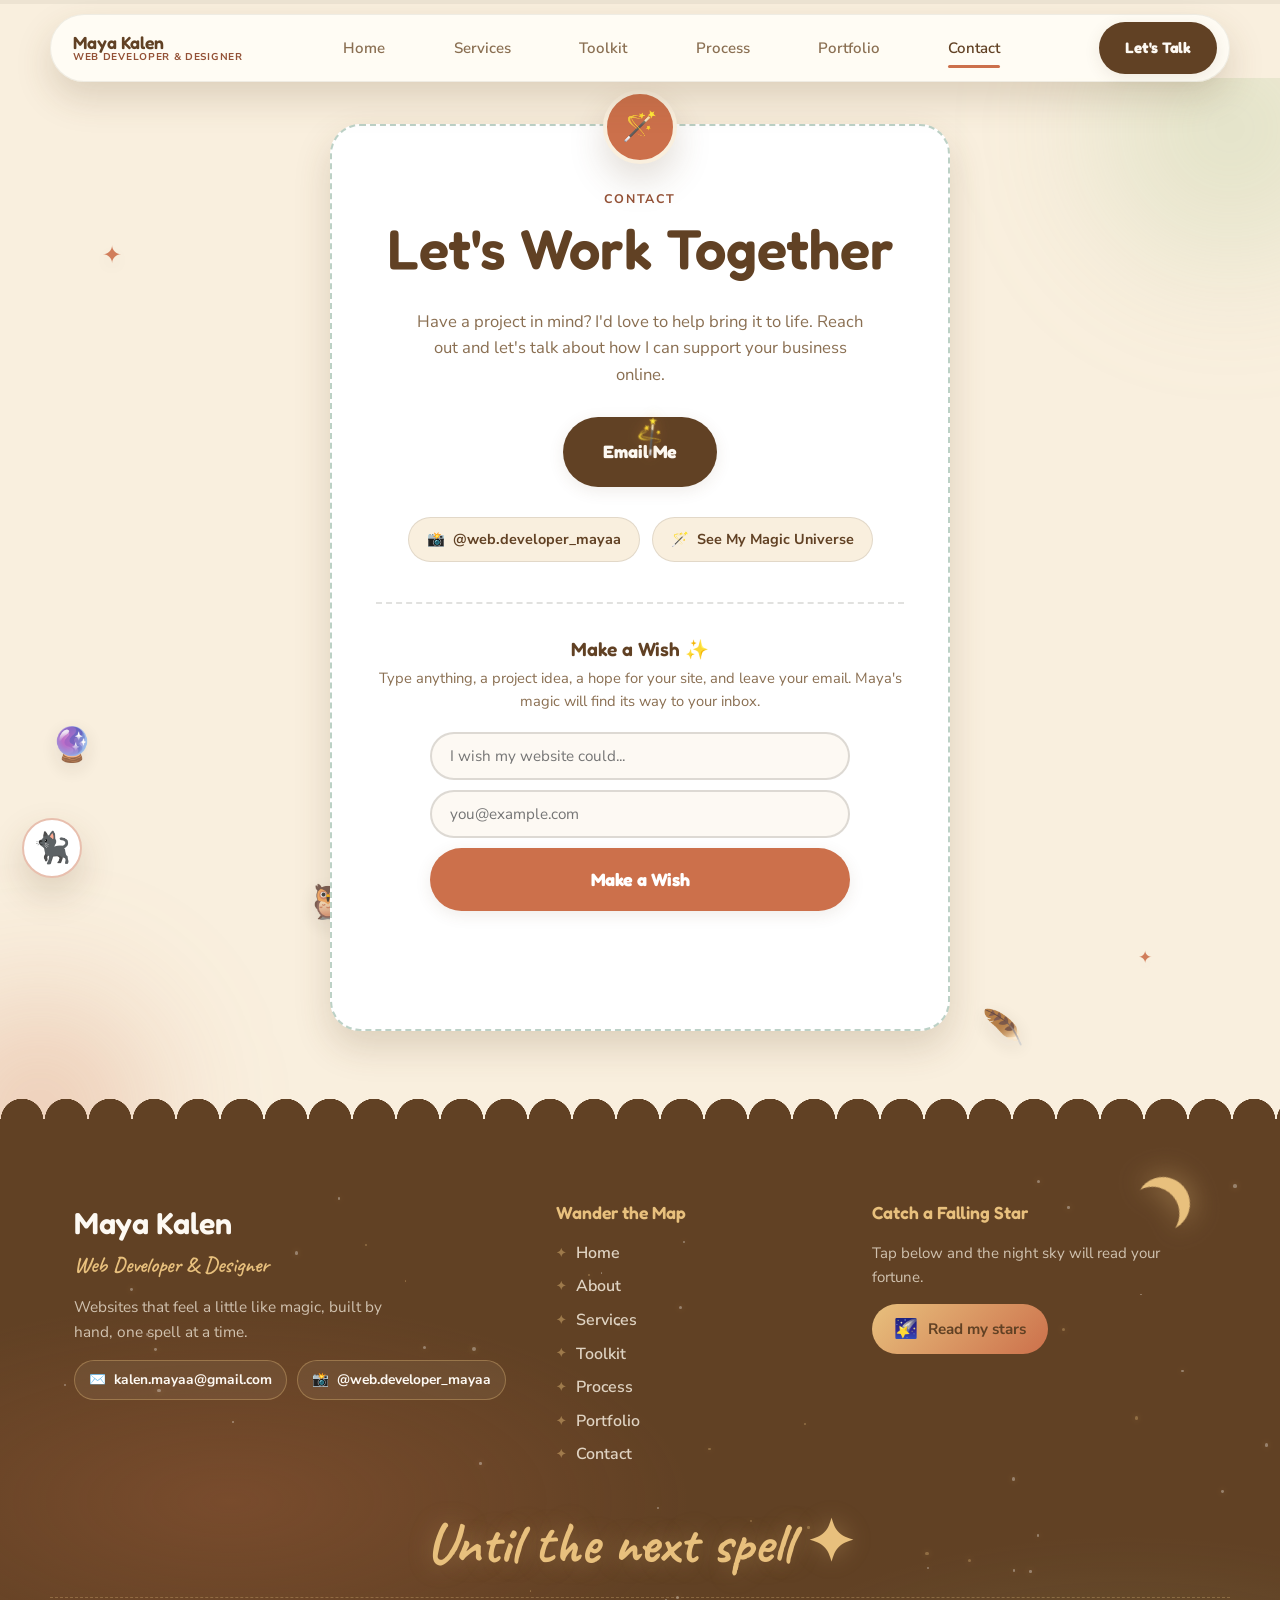
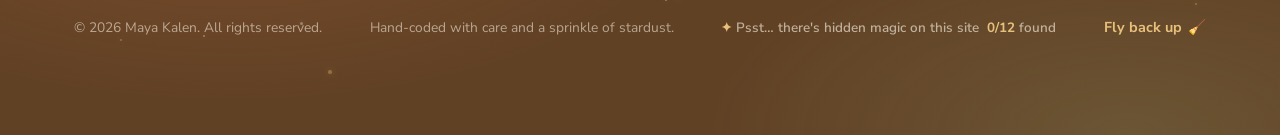
<file: contact.html>
<!DOCTYPE html>
<html lang="en">
<head>
<meta charset="UTF-8">
<meta name="viewport" content="width=device-width, initial-scale=1.0">
<title>Contact · Maya Kalen</title>
<meta name="description" content="Get in touch with Maya Kalen, web developer and designer, by email or Instagram, or make a wish.">
<link rel="icon" href="assets/favicon.svg" type="image/svg+xml">
<link rel="preconnect" href="https://fonts.googleapis.com">
<link rel="preconnect" href="https://fonts.gstatic.com" crossorigin>
<link href="https://fonts.googleapis.com/css2?family=Fredoka:wght@400;500;600;700&family=Caveat:wght@600;700&family=Nunito+Sans:wght@400;600;700;800&display=swap" rel="stylesheet">
<link rel="stylesheet" href="css/style.css">
</head>
<body>

<div class="scroll-progress" aria-hidden="true"><div class="scroll-progress-bar" id="scroll-progress-bar"></div></div>

<header class="site-header" id="top">
  <div class="header-inner">
    <a href="index.html" class="brand" aria-label="Maya Kalen home, click to cast a spell">
      <span class="brand-text">
        <span class="brand-name">Maya Kalen</span>
        <span class="brand-role">Web Developer &amp; Designer</span>
      </span>
    </a>
    <nav class="site-nav" id="site-nav">
      <a href="index.html" class="nav-link">Home</a>
      <a href="services.html" class="nav-link">Services</a>
      <a href="toolkit.html" class="nav-link">Toolkit</a>
      <a href="process.html" class="nav-link">Process</a>
      <a href="portfolio.html" class="nav-link">Portfolio</a>
      <a href="contact.html" class="nav-link active">Contact</a>
    </nav>
    <a href="contact.html" class="btn btn-primary btn-small header-cta magnetic">Let's Talk</a>
    <button class="nav-toggle" id="nav-toggle" aria-label="Toggle navigation" aria-expanded="false">
      <span></span><span></span><span></span>
    </button>
  </div>
</header>

<div class="magic-toast" id="magic-toast" role="status" aria-live="polite"></div>

<main>

<section class="contact" id="contact" style="padding-top:56px;">
  <div class="blob-layer" aria-hidden="true">
    <div class="blob blob-green" style="width:380px; height:380px; top:-140px; right:-140px;"></div>
    <div class="blob blob-tan" style="width:320px; height:320px; bottom:-140px; left:-120px; animation-delay:2.4s;"></div>
  </div>
  <div class="floaties" aria-hidden="true">
    <span class="floaty spark" style="top:14%; left:8%; animation-duration:7.2s;">✦</span>
    <span class="floaty spark small" style="bottom:16%; right:10%; animation-duration:6.6s; animation-delay:.5s;">✦</span>
    <span class="floaty prop small alt" style="top:60%; left:4%; animation-duration:8.8s; animation-delay:.8s;">🔮</span>
    <span class="floaty prop small alt" style="bottom:8%; right:20%; animation-duration:7.8s; animation-delay:.2s;">🪶</span>
    <span class="floaty prop alt" style="top:4%; right:28%; animation-duration:9.4s; animation-delay:.4s;">🌳</span>
    <span class="floaty prop small" style="bottom:20%; left:24%; animation-duration:7.6s; animation-delay:.6s;">🦉</span>
  </div>
  <div class="container invite-wrap">
    <div class="invite-card sparkle-host" data-animate>
      <span class="wax-seal" aria-hidden="true">🪄</span>
      <p class="eyebrow">Contact</p>
      <h1>Let's Work Together</h1>
      <p class="section-lede invite-lede">Have a project in mind? I'd love to help bring it to life.
        Reach out and let's talk about how I can support your business online.</p>
      <a href="mailto:kalen.mayaa@gmail.com" class="btn btn-primary magnetic btn-glow">Email Me</a>

      <div class="contact-pills">
        <a class="contact-pill" href="https://www.instagram.com/web.developer_mayaa/" target="_blank" rel="noopener">
          <span aria-hidden="true">📸</span> @web.developer_mayaa
        </a>
        <a class="contact-pill" href="portfolio.html">
          <span aria-hidden="true">🪄</span> See My Magic Universe
        </a>
      </div>

      <div class="wish-widget">
        <h3>Make a Wish ✨</h3>
        <p>Type anything, a project idea, a hope for your site, and leave your email. Maya's magic will find its way to your inbox.</p>
        <form class="wish-form" id="wish-form" action="https://formspree.io/f/xoevwvza" method="POST">
          <input class="wish-input" id="wish-input" name="wish" type="text" maxlength="120" placeholder="I wish my website could..." aria-label="Make a wish" required>
          <input class="wish-input" id="wish-email" name="email" type="email" placeholder="you@example.com" aria-label="Your email" required>
          <button type="submit" class="btn btn-gold magnetic">Make a Wish</button>
        </form>
        <p class="wish-response" id="wish-response" aria-live="polite"></p>
        <p class="wish-count" id="wish-count"></p>
      </div>
    </div>
  </div>
</section>

</main>

<footer class="site-footer" id="site-footer">
  <div class="footer-sky" aria-hidden="true">
    <span class="footer-moon"></span>
    <div class="footer-stars" id="footer-stars"></div>
  </div>

  <div class="container footer-main">
    <div class="footer-brand">
      <a href="index.html" class="footer-logo">Maya Kalen</a>
      <p class="footer-role">Web Developer &amp; Designer</p>
      <p class="footer-blurb">Websites that feel a little like magic, built by hand, one spell at a time.</p>
      <div class="footer-chips">
        <a href="mailto:kalen.mayaa@gmail.com" class="footer-chip"><span aria-hidden="true">✉️</span> kalen.mayaa@gmail.com</a>
        <a href="https://www.instagram.com/web.developer_mayaa/" class="footer-chip" target="_blank" rel="noopener"><span aria-hidden="true">📸</span> @web.developer_mayaa</a>
      </div>
    </div>

    <nav class="footer-map" aria-label="Footer">
      <p class="footer-heading">Wander the Map</p>
      <ul>
        <li><a href="index.html">Home</a></li>
        <li><a href="about.html">About</a></li>
        <li><a href="services.html">Services</a></li>
        <li><a href="toolkit.html">Toolkit</a></li>
        <li><a href="process.html">Process</a></li>
        <li><a href="portfolio.html">Portfolio</a></li>
        <li><a href="contact.html">Contact</a></li>
      </ul>
    </nav>

    <div class="footer-wish">
      <p class="footer-heading">Catch a Falling Star</p>
      <p class="footer-wish-text">Tap below and the night sky will read your fortune.</p>
      <button type="button" class="star-catch-btn sparkle-host" id="star-catch">
        <span class="star-catch-icon" aria-hidden="true">🌠</span> Read my stars
      </button>
      <p class="footer-fortune" id="footer-fortune" aria-live="polite"></p>
    </div>
  </div>

  <div class="container footer-signoff">
    <p class="footer-script">Until the next spell <span aria-hidden="true">✦</span></p>
  </div>

  <div class="container footer-bottom">
    <p>&copy; <span id="year"></span> Maya Kalen. All rights reserved.</p>
    <p class="footer-craft">Hand-coded with care and a sprinkle of stardust.</p>
    <a href="#top" class="back-to-top" id="back-to-top">Fly back up <span class="broom" aria-hidden="true">🧹</span></a>
  </div>
</footer>


<a href="mailto:kalen.mayaa@gmail.com" class="email-fab is-hidden" id="email-fab" aria-label="Email Maya Kalen">
  <span aria-hidden="true">✉️</span>
  <span class="email-fab-text">Email Me</span>
</a>

<div class="wisp-wrap">
  <div class="wisp-bubble" id="wisp-bubble"></div>
  <button class="wisp" id="wisp" aria-label="Say hi to Wisp, my magic companion">
    <span class="wisp-emoji" aria-hidden="true">🐈‍⬛</span>
  </button>
</div>

<script src="js/script.js"></script>
</body>
</html>
</file>
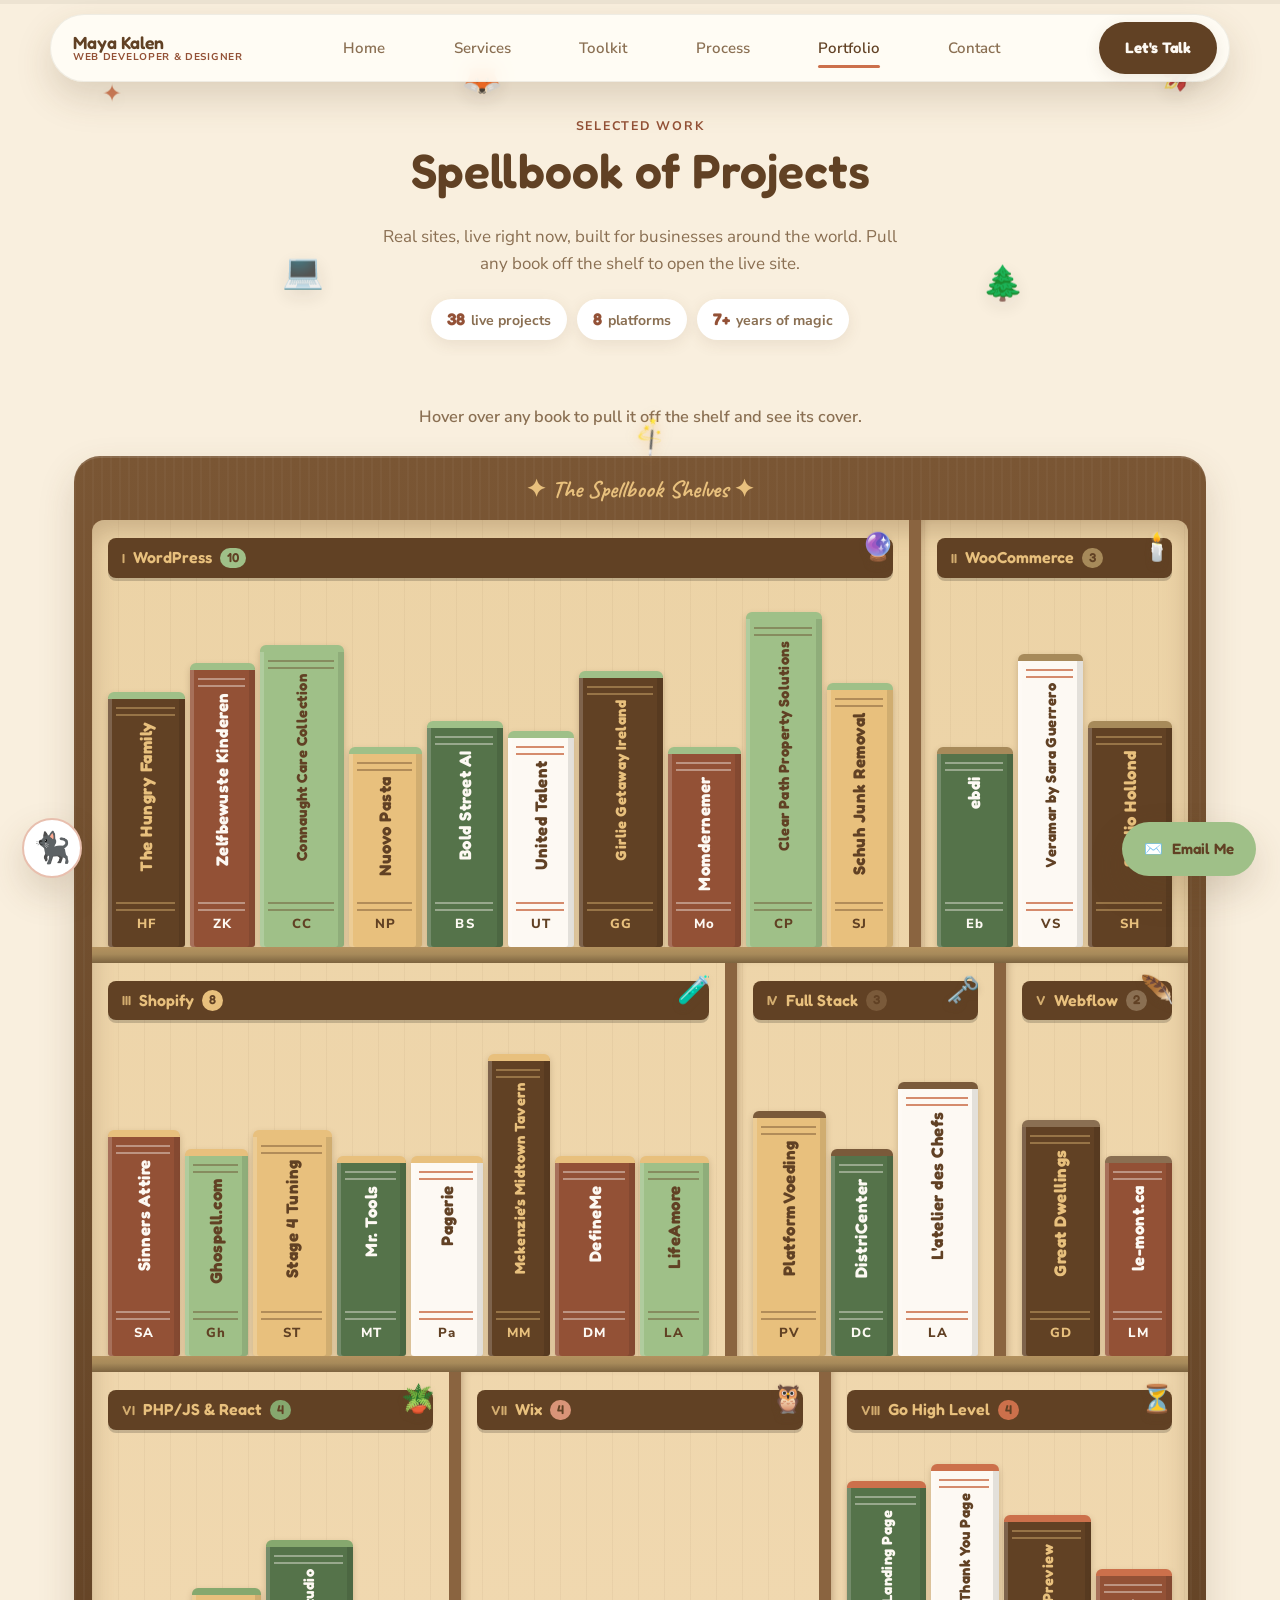
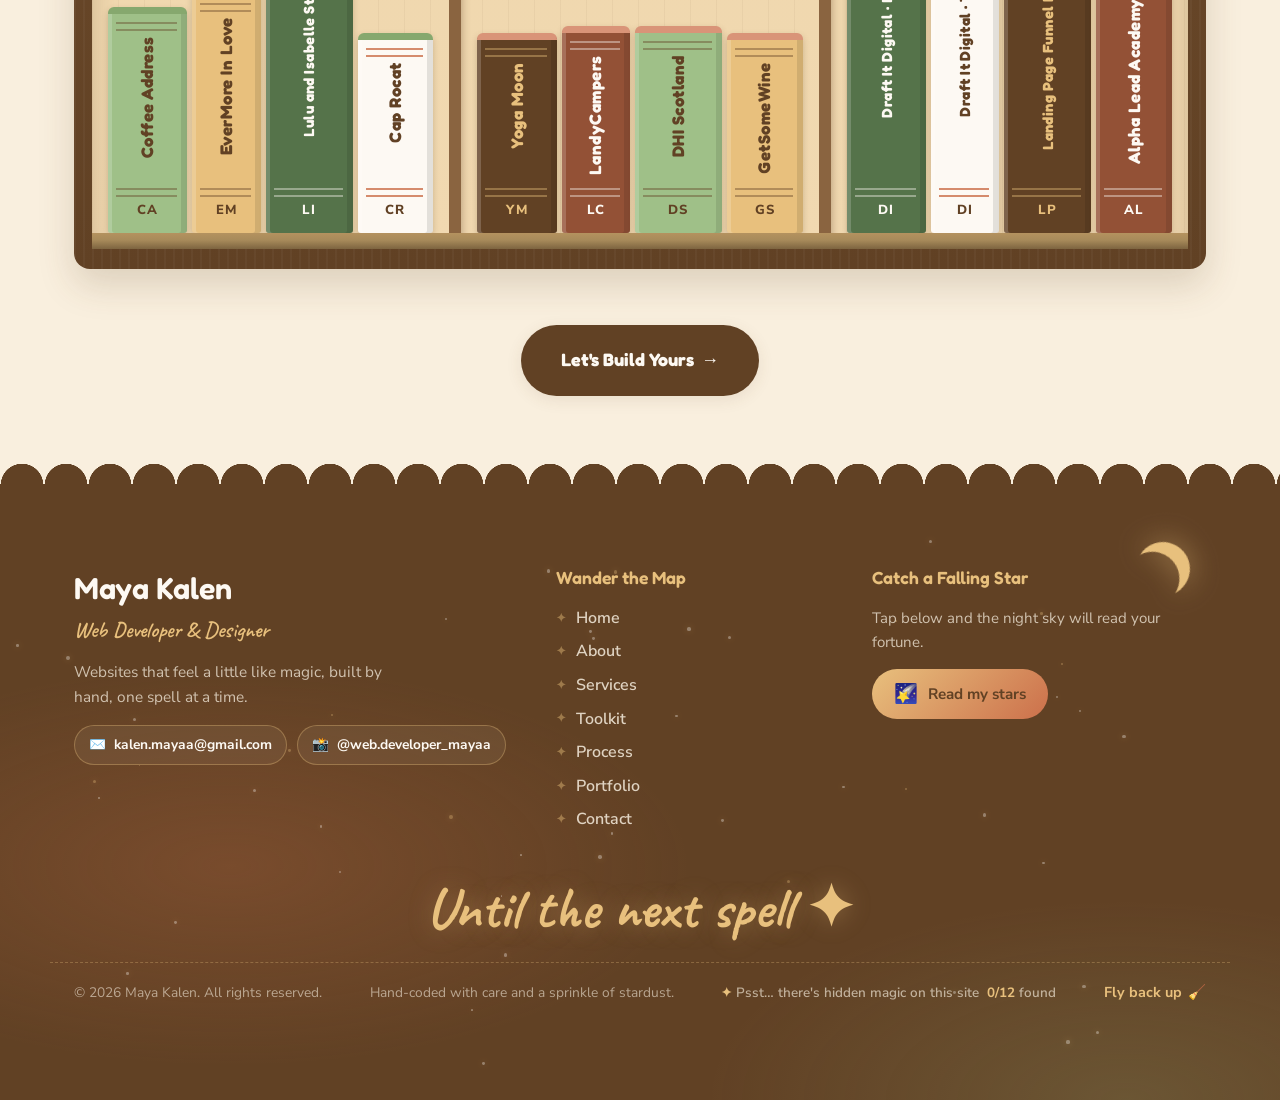
<file: portfolio.html>
<!DOCTYPE html>
<html lang="en">
<head>
<meta charset="UTF-8">
<meta name="viewport" content="width=device-width, initial-scale=1.0">
<title>Portfolio · Maya Kalen</title>
<meta name="description" content="38 live client projects by Maya Kalen across WordPress, WooCommerce, Shopify, Wix, Webflow, Go High Level and custom PHP/JS builds, every one linked to the real site.">
<link rel="icon" href="assets/favicon.svg" type="image/svg+xml">
<link rel="preconnect" href="https://fonts.googleapis.com">
<link rel="preconnect" href="https://fonts.gstatic.com" crossorigin>
<link href="https://fonts.googleapis.com/css2?family=Fredoka:wght@400;500;600;700&family=Caveat:wght@600;700&family=Nunito+Sans:wght@400;600;700;800&display=swap" rel="stylesheet">
<link rel="stylesheet" href="css/style.css">
</head>
<body>

<div class="scroll-progress" aria-hidden="true"><div class="scroll-progress-bar" id="scroll-progress-bar"></div></div>


<header class="site-header" id="top">
  <div class="header-inner">
    <a href="index.html" class="brand" aria-label="Maya Kalen home, click to cast a spell">
      <span class="brand-text">
        <span class="brand-name">Maya Kalen</span>
        <span class="brand-role">Web Developer &amp; Designer</span>
      </span>
    </a>
    <nav class="site-nav" id="site-nav">
      <a href="index.html" class="nav-link">Home</a>
      <a href="services.html" class="nav-link">Services</a>
      <a href="toolkit.html" class="nav-link">Toolkit</a>
      <a href="process.html" class="nav-link">Process</a>
      <a href="portfolio.html" class="nav-link active">Portfolio</a>
      <a href="contact.html" class="nav-link">Contact</a>
    </nav>
    <a href="contact.html" class="btn btn-primary btn-small header-cta magnetic">Let's Talk</a>
    <button class="nav-toggle" id="nav-toggle" aria-label="Toggle navigation" aria-expanded="false">
      <span></span><span></span><span></span>
    </button>
  </div>
</header>

<div class="magic-toast" id="magic-toast" role="status" aria-live="polite"></div>

<main>

<section class="hero page-hero">
  <div class="floaties" aria-hidden="true">
    <span class="floaty prop alt" style="top:4%; right:6%; animation-duration:9.2s;">🚀</span>
    <span class="floaty spark" style="top:14%; left:8%; animation-duration:7.4s; animation-delay:.5s;">✦</span>
    <span class="floaty prop small" style="bottom:8%; left:22%; animation-duration:8s; animation-delay:.4s;">💻</span>
    <span class="floaty prop small alt" style="top:6%; left:36%; animation-duration:7.6s; animation-delay:.9s;">🦊</span>
    <span class="floaty prop alt" style="bottom:4%; right:20%; animation-duration:9.6s; animation-delay:.2s;">🌲</span>
  </div>
  <div class="container">
    <p class="eyebrow" data-animate>Selected Work</p>
    <h1 data-animate>Spellbook of Projects</h1>
    <p class="hero-text section-lede" data-animate style="margin-left:auto; margin-right:auto;">Real sites, live right now, built for businesses around the world. Pull any book off the shelf to open the live site.</p>
    <div class="portfolio-stats" data-animate>
      <span><strong id="project-total">38</strong> live projects</span>
      <span><strong id="platform-total">8</strong> platforms</span>
      <span><strong>7+</strong> years of magic</span>
    </div>
  </div>
</section>

<section class="portfolio">
  <div class="container">
    <p class="shelf-hint" data-animate><span class="hint-hover">Hover over any book to pull it off the shelf and see its cover.</span><span class="hint-tap">Tap any book to take it off the shelf and see its cover.</span><span class="hint-slide"> Slide each shelf sideways to see every book.</span></p>
    <div class="bookcase" data-animate>
      <div class="bookcase-crown" aria-hidden="true"><span>✦ The Spellbook Shelves ✦</span></div>
      <div class="bookcase-inner">
        <div class="shelf-tier">
          <div class="shelf" data-cat="wordpress" style="--n:10;">
            <p class="shelf-plaque"><span>I</span> WordPress <em>10</em></p>
            <div class="shelf-row">
              <a class="book p1" href="https://thehungryfamily.com/" target="_blank" rel="noopener" style="--h:255px; --w:62px; --g:1.05;">
                <span class="book-title">The Hungry Family</span>
                <span class="book-mono" aria-hidden="true">HF</span>
                <span class="book-tag" aria-hidden="true">thehungryfamily.com ↗</span>
              </a>
              <a class="book p2" href="https://zelfbewustekinderen.nl/" target="_blank" rel="noopener" style="--h:284px; --w:56px; --g:0.9;">
                <span class="book-title">Zelfbewuste Kinderen</span>
                <span class="book-mono" aria-hidden="true">ZK</span>
                <span class="book-tag" aria-hidden="true">zelfbewustekinderen.nl ↗</span>
              </a>
              <a class="book p3 long" href="https://connaughtcare.co.uk/" target="_blank" rel="noopener" style="--h:302px; --w:68px; --g:1.15;">
                <span class="book-title">Connaught Care Collection</span>
                <span class="book-mono" aria-hidden="true">CC</span>
                <span class="book-tag" aria-hidden="true">connaughtcare.co.uk ↗</span>
              </a>
              <a class="book p4" href="https://www.nuovopasta.com/" target="_blank" rel="noopener" style="--h:200px; --w:60px; --g:1;">
                <span class="book-title">Nuovo Pasta</span>
                <span class="book-mono" aria-hidden="true">NP</span>
                <span class="book-tag" aria-hidden="true">nuovopasta.com ↗</span>
              </a>
              <a class="book p5" href="https://www.boldstreet.ai/" target="_blank" rel="noopener" style="--h:226px; --w:62px; --g:1.05;">
                <span class="book-title">Bold Street AI</span>
                <span class="book-mono" aria-hidden="true">BS</span>
                <span class="book-tag" aria-hidden="true">boldstreet.ai ↗</span>
              </a>
              <a class="book p6" href="https://unitedtalent.be/" target="_blank" rel="noopener" style="--h:216px; --w:56px; --g:0.9;">
                <span class="book-title">United Talent</span>
                <span class="book-mono" aria-hidden="true">UT</span>
                <span class="book-tag" aria-hidden="true">unitedtalent.be ↗</span>
              </a>
              <a class="book p1 long" href="https://girliegetawayireland.ie/" target="_blank" rel="noopener" style="--h:276px; --w:68px; --g:1.15;">
                <span class="book-title">Girlie Getaway Ireland</span>
                <span class="book-mono" aria-hidden="true">GG</span>
                <span class="book-tag" aria-hidden="true">girliegetawayireland.ie ↗</span>
              </a>
              <a class="book p2" href="https://momdernemer.be/" target="_blank" rel="noopener" style="--h:200px; --w:60px; --g:1;">
                <span class="book-title">Momdernemer</span>
                <span class="book-mono" aria-hidden="true">Mo</span>
                <span class="book-tag" aria-hidden="true">momdernemer.be ↗</span>
              </a>
              <a class="book p3 long" href="https://clearpathpropertysolutions.us/" target="_blank" rel="noopener" style="--h:335px; --w:62px; --g:1.05;">
                <span class="book-title">Clear Path Property Solutions</span>
                <span class="book-mono" aria-hidden="true">CP</span>
                <span class="book-tag" aria-hidden="true">clearpathpropertysolutions.us ↗</span>
              </a>
              <a class="book p4" href="https://schuhjunkremoval.com/" target="_blank" rel="noopener" style="--h:264px; --w:56px; --g:0.9;">
                <span class="book-title">Schuh Junk Removal</span>
                <span class="book-mono" aria-hidden="true">SJ</span>
                <span class="book-tag" aria-hidden="true">schuhjunkremoval.com ↗</span>
              </a>
            </div>
            <div class="shelf-plank" aria-hidden="true"></div>
          </div>
          <div class="shelf" data-cat="woocommerce" style="--n:3;">
            <p class="shelf-plaque"><span>II</span> WooCommerce <em>3</em></p>
            <div class="shelf-row">
              <a class="book p5" href="https://ebdicorp.com.br/" target="_blank" rel="noopener" style="--h:200px; --w:62px; --g:1.05;">
                <span class="book-title">ebdi</span>
                <span class="book-mono" aria-hidden="true">Eb</span>
                <span class="book-tag" aria-hidden="true">ebdicorp.com.br ↗</span>
              </a>
              <a class="book p6 long" href="https://veramar.gt/" target="_blank" rel="noopener" style="--h:293px; --w:56px; --g:0.9;">
                <span class="book-title">Veramar by Sara Guerrero</span>
                <span class="book-mono" aria-hidden="true">VS</span>
                <span class="book-tag" aria-hidden="true">veramar.gt ↗</span>
              </a>
              <a class="book p1" href="https://www.studiohollond.com/" target="_blank" rel="noopener" style="--h:226px; --w:68px; --g:1.15;">
                <span class="book-title">Studio Hollond</span>
                <span class="book-mono" aria-hidden="true">SH</span>
                <span class="book-tag" aria-hidden="true">studiohollond.com ↗</span>
              </a>
            </div>
            <div class="shelf-plank" aria-hidden="true"></div>
          </div>
        </div>
        <div class="shelf-tier">
          <div class="shelf" data-cat="shopify" style="--n:8;">
            <p class="shelf-plaque"><span>III</span> Shopify <em>8</em></p>
            <div class="shelf-row">
              <a class="book p2" href="https://sinnersattire.com/" target="_blank" rel="noopener" style="--h:226px; --w:62px; --g:1.05;">
                <span class="book-title">Sinners Attire</span>
                <span class="book-mono" aria-hidden="true">SA</span>
                <span class="book-tag" aria-hidden="true">sinnersattire.com ↗</span>
              </a>
              <a class="book p3" href="https://ghospell.com/" target="_blank" rel="noopener" style="--h:207px; --w:56px; --g:0.9;">
                <span class="book-title">Ghospell.com</span>
                <span class="book-mono" aria-hidden="true">Gh</span>
                <span class="book-tag" aria-hidden="true">ghospell.com ↗</span>
              </a>
              <a class="book p4" href="https://stage4tuning.com/" target="_blank" rel="noopener" style="--h:226px; --w:68px; --g:1.15;">
                <span class="book-title">Stage 4 Tuning</span>
                <span class="book-mono" aria-hidden="true">ST</span>
                <span class="book-tag" aria-hidden="true">stage4tuning.com ↗</span>
              </a>
              <a class="book p5" href="https://mrtools.com/" target="_blank" rel="noopener" style="--h:200px; --w:60px; --g:1;">
                <span class="book-title">Mr. Tools</span>
                <span class="book-mono" aria-hidden="true">MT</span>
                <span class="book-tag" aria-hidden="true">mrtools.com ↗</span>
              </a>
              <a class="book p6" href="https://www.pagerie.com/" target="_blank" rel="noopener" style="--h:200px; --w:62px; --g:1.05;">
                <span class="book-title">Pagerie</span>
                <span class="book-mono" aria-hidden="true">Pa</span>
                <span class="book-tag" aria-hidden="true">pagerie.com ↗</span>
              </a>
              <a class="book p1 long" href="https://mckenziesmidtown.com/" target="_blank" rel="noopener" style="--h:302px; --w:56px; --g:0.9;">
                <span class="book-title">Mckenzie's Midtown Tavern</span>
                <span class="book-mono" aria-hidden="true">MM</span>
                <span class="book-tag" aria-hidden="true">mckenziesmidtown.com ↗</span>
              </a>
              <a class="book p2" href="https://definemedigital.com/" target="_blank" rel="noopener" style="--h:200px; --w:68px; --g:1.15;">
                <span class="book-title">DefineMe</span>
                <span class="book-mono" aria-hidden="true">DM</span>
                <span class="book-tag" aria-hidden="true">definemedigital.com ↗</span>
              </a>
              <a class="book p3" href="https://lifeamore.com/" target="_blank" rel="noopener" style="--h:200px; --w:60px; --g:1;">
                <span class="book-title">LifeAmore</span>
                <span class="book-mono" aria-hidden="true">LA</span>
                <span class="book-tag" aria-hidden="true">lifeamore.com ↗</span>
              </a>
            </div>
            <div class="shelf-plank" aria-hidden="true"></div>
          </div>
          <div class="shelf" data-cat="fullstack" style="--n:3;">
            <p class="shelf-plaque"><span>IV</span> Full Stack <em>3</em></p>
            <div class="shelf-row">
              <a class="book p4" href="https://platformvoeding.nl/" target="_blank" rel="noopener" style="--h:245px; --w:62px; --g:1.05;">
                <span class="book-title">Platform Voeding</span>
                <span class="book-mono" aria-hidden="true">PV</span>
                <span class="book-tag" aria-hidden="true">platformvoeding.nl ↗</span>
              </a>
              <a class="book p5" href="https://www.districenter.fr/" target="_blank" rel="noopener" style="--h:207px; --w:56px; --g:0.9;">
                <span class="book-title">DistriCenter</span>
                <span class="book-mono" aria-hidden="true">DC</span>
                <span class="book-tag" aria-hidden="true">districenter.fr ↗</span>
              </a>
              <a class="book p6" href="https://jobs.atelierdeschefs.fr/" target="_blank" rel="noopener" style="--h:274px; --w:68px; --g:1.15;">
                <span class="book-title">L'atelier des Chefs</span>
                <span class="book-mono" aria-hidden="true">LA</span>
                <span class="book-tag" aria-hidden="true">jobs.atelierdeschefs.fr ↗</span>
              </a>
            </div>
            <div class="shelf-plank" aria-hidden="true"></div>
          </div>
          <div class="shelf" data-cat="webflow" style="--n:2;">
            <p class="shelf-plaque"><span>V</span> Webflow <em>2</em></p>
            <div class="shelf-row">
              <a class="book p1" href="https://www.greatdwellings.com/" target="_blank" rel="noopener" style="--h:236px; --w:62px; --g:1.05;">
                <span class="book-title">Great Dwellings</span>
                <span class="book-mono" aria-hidden="true">GD</span>
                <span class="book-tag" aria-hidden="true">greatdwellings.com ↗</span>
              </a>
              <a class="book p2" href="https://www.le-mont.ca/" target="_blank" rel="noopener" style="--h:200px; --w:56px; --g:0.9;">
                <span class="book-title">le-mont.ca</span>
                <span class="book-mono" aria-hidden="true">LM</span>
                <span class="book-tag" aria-hidden="true">le-mont.ca ↗</span>
              </a>
            </div>
            <div class="shelf-plank" aria-hidden="true"></div>
          </div>
        </div>
        <div class="shelf-tier">
          <div class="shelf" data-cat="phpjs" style="--n:4;">
            <p class="shelf-plaque"><span>VI</span> PHP/JS &amp; React <em>4</em></p>
            <div class="shelf-row">
              <a class="book p3" href="https://www.coffeeaddress.com/" target="_blank" rel="noopener" style="--h:226px; --w:62px; --g:1.05;">
                <span class="book-title">Coffee Address</span>
                <span class="book-mono" aria-hidden="true">CA</span>
                <span class="book-tag" aria-hidden="true">coffeeaddress.com ↗</span>
              </a>
              <a class="book p4" href="https://evermoreinlove.org/" target="_blank" rel="noopener" style="--h:245px; --w:56px; --g:0.9;">
                <span class="book-title">EverMore In Love</span>
                <span class="book-mono" aria-hidden="true">EM</span>
                <span class="book-tag" aria-hidden="true">evermoreinlove.org ↗</span>
              </a>
              <a class="book p5 long" href="https://www.luluandisabelle.com/" target="_blank" rel="noopener" style="--h:293px; --w:68px; --g:1.15;">
                <span class="book-title">Lulu and Isabelle Studio</span>
                <span class="book-mono" aria-hidden="true">LI</span>
                <span class="book-tag" aria-hidden="true">luluandisabelle.com ↗</span>
              </a>
              <a class="book p6" href="https://caprocat.com/" target="_blank" rel="noopener" style="--h:200px; --w:60px; --g:1;">
                <span class="book-title">Cap Rocat</span>
                <span class="book-mono" aria-hidden="true">CR</span>
                <span class="book-tag" aria-hidden="true">caprocat.com ↗</span>
              </a>
            </div>
            <div class="shelf-plank" aria-hidden="true"></div>
          </div>
          <div class="shelf" data-cat="wix" style="--n:4;">
            <p class="shelf-plaque"><span>VII</span> Wix <em>4</em></p>
            <div class="shelf-row">
              <a class="book p1" href="https://www.yoga-moon.com/en" target="_blank" rel="noopener" style="--h:200px; --w:62px; --g:1.05;">
                <span class="book-title">Yoga Moon</span>
                <span class="book-mono" aria-hidden="true">YM</span>
                <span class="book-tag" aria-hidden="true">yoga-moon.com ↗</span>
              </a>
              <a class="book p2" href="https://www.landycampers.co.uk/" target="_blank" rel="noopener" style="--h:207px; --w:56px; --g:0.9;">
                <span class="book-title">LandyCampers</span>
                <span class="book-mono" aria-hidden="true">LC</span>
                <span class="book-tag" aria-hidden="true">landycampers.co.uk ↗</span>
              </a>
              <a class="book p3" href="https://www.dhi-scotland.com/" target="_blank" rel="noopener" style="--h:207px; --w:68px; --g:1.15;">
                <span class="book-title">DHI Scotland</span>
                <span class="book-mono" aria-hidden="true">DS</span>
                <span class="book-tag" aria-hidden="true">dhi-scotland.com ↗</span>
              </a>
              <a class="book p4" href="https://www.getsomewine.com/" target="_blank" rel="noopener" style="--h:200px; --w:60px; --g:1;">
                <span class="book-title">GetSomeWine</span>
                <span class="book-mono" aria-hidden="true">GS</span>
                <span class="book-tag" aria-hidden="true">getsomewine.com ↗</span>
              </a>
            </div>
            <div class="shelf-plank" aria-hidden="true"></div>
          </div>
          <div class="shelf" data-cat="ghl" style="--n:4;">
            <p class="shelf-plaque"><span>VIII</span> Go High Level <em>4</em></p>
            <div class="shelf-row">
              <a class="book p5 long" href="https://start.draftitdigital.com/landing-page-page-7302" target="_blank" rel="noopener" style="--h:352px; --w:62px; --g:1.05;">
                <span class="book-title">Draft It Digital · Landing Page</span>
                <span class="book-mono" aria-hidden="true">DI</span>
                <span class="book-tag" aria-hidden="true">start.draftitdigital.com ↗</span>
              </a>
              <a class="book p6 long" href="https://start.draftitdigital.com/thank-you-page-page-7479" target="_blank" rel="noopener" style="--h:369px; --w:56px; --g:0.9;">
                <span class="book-title">Draft It Digital · Thank You Page</span>
                <span class="book-mono" aria-hidden="true">DI</span>
                <span class="book-tag" aria-hidden="true">start.draftitdigital.com ↗</span>
              </a>
              <a class="book p1 long" href="https://app.gohighlevel.com/v2/preview/BCX2h0nJ5kZwlBs8a6Zi?notrack=true" target="_blank" rel="noopener" style="--h:318px; --w:68px; --g:1.15;">
                <span class="book-title">Landing Page Funnel Preview</span>
                <span class="book-mono" aria-hidden="true">LP</span>
                <span class="book-tag" aria-hidden="true">app.gohighlevel.com ↗</span>
              </a>
              <a class="book p2" href="https://alphaleadacademy.com/" target="_blank" rel="noopener" style="--h:264px; --w:60px; --g:1;">
                <span class="book-title">Alpha Lead Academy</span>
                <span class="book-mono" aria-hidden="true">AL</span>
                <span class="book-tag" aria-hidden="true">alphaleadacademy.com ↗</span>
              </a>
            </div>
            <div class="shelf-plank" aria-hidden="true"></div>
          </div>
        </div>
      </div>
    </div>

    <div class="process-cta">
      <a href="contact.html" class="btn btn-primary magnetic btn-glow">Let's Build Yours <span aria-hidden="true">→</span></a>
    </div>
  </div>
</section>

</main>

<div class="cover-backdrop" id="cover-backdrop" aria-hidden="true"></div>
<div class="book-cover" id="book-cover" aria-hidden="true">
  <button type="button" class="cover-close" id="cover-close" tabindex="-1" aria-label="Put the book back">×</button>
  <div class="cover-face">
    <p class="cover-platform" id="cover-platform"></p>
    <span class="cover-emblem" id="cover-emblem"></span>
    <h3 class="cover-title" id="cover-title"></h3>
    <p class="cover-host" id="cover-host"></p>
    <a class="cover-cta" id="cover-cta" href="#" target="_blank" rel="noopener" tabindex="-1">Visit the live site <span aria-hidden="true">↗</span></a>
  </div>
</div>

<footer class="site-footer" id="site-footer">
  <div class="footer-sky" aria-hidden="true">
    <span class="footer-moon"></span>
    <div class="footer-stars" id="footer-stars"></div>
  </div>

  <div class="container footer-main">
    <div class="footer-brand">
      <a href="index.html" class="footer-logo">Maya Kalen</a>
      <p class="footer-role">Web Developer &amp; Designer</p>
      <p class="footer-blurb">Websites that feel a little like magic, built by hand, one spell at a time.</p>
      <div class="footer-chips">
        <a href="mailto:kalen.mayaa@gmail.com" class="footer-chip"><span aria-hidden="true">✉️</span> kalen.mayaa@gmail.com</a>
        <a href="https://www.instagram.com/web.developer_mayaa/" class="footer-chip" target="_blank" rel="noopener"><span aria-hidden="true">📸</span> @web.developer_mayaa</a>
      </div>
    </div>

    <nav class="footer-map" aria-label="Footer">
      <p class="footer-heading">Wander the Map</p>
      <ul>
        <li><a href="index.html">Home</a></li>
        <li><a href="about.html">About</a></li>
        <li><a href="services.html">Services</a></li>
        <li><a href="toolkit.html">Toolkit</a></li>
        <li><a href="process.html">Process</a></li>
        <li><a href="portfolio.html">Portfolio</a></li>
        <li><a href="contact.html">Contact</a></li>
      </ul>
    </nav>

    <div class="footer-wish">
      <p class="footer-heading">Catch a Falling Star</p>
      <p class="footer-wish-text">Tap below and the night sky will read your fortune.</p>
      <button type="button" class="star-catch-btn sparkle-host" id="star-catch">
        <span class="star-catch-icon" aria-hidden="true">🌠</span> Read my stars
      </button>
      <p class="footer-fortune" id="footer-fortune" aria-live="polite"></p>
    </div>
  </div>

  <div class="container footer-signoff">
    <p class="footer-script">Until the next spell <span aria-hidden="true">✦</span></p>
  </div>

  <div class="container footer-bottom">
    <p>&copy; <span id="year"></span> Maya Kalen. All rights reserved.</p>
    <p class="footer-craft">Hand-coded with care and a sprinkle of stardust.</p>
    <a href="#top" class="back-to-top" id="back-to-top">Fly back up <span class="broom" aria-hidden="true">🧹</span></a>
  </div>
</footer>


<a href="mailto:kalen.mayaa@gmail.com" class="email-fab" id="email-fab" aria-label="Email Maya Kalen">
  <span aria-hidden="true">✉️</span>
  <span class="email-fab-text">Email Me</span>
</a>

<div class="wisp-wrap">
  <div class="wisp-bubble" id="wisp-bubble"></div>
  <button class="wisp" id="wisp" aria-label="Say hi to Wisp, my magic companion">
    <span class="wisp-emoji" aria-hidden="true">🐈‍⬛</span>
  </button>
</div>

<script src="js/script.js"></script>
</body>
</html>
</file>
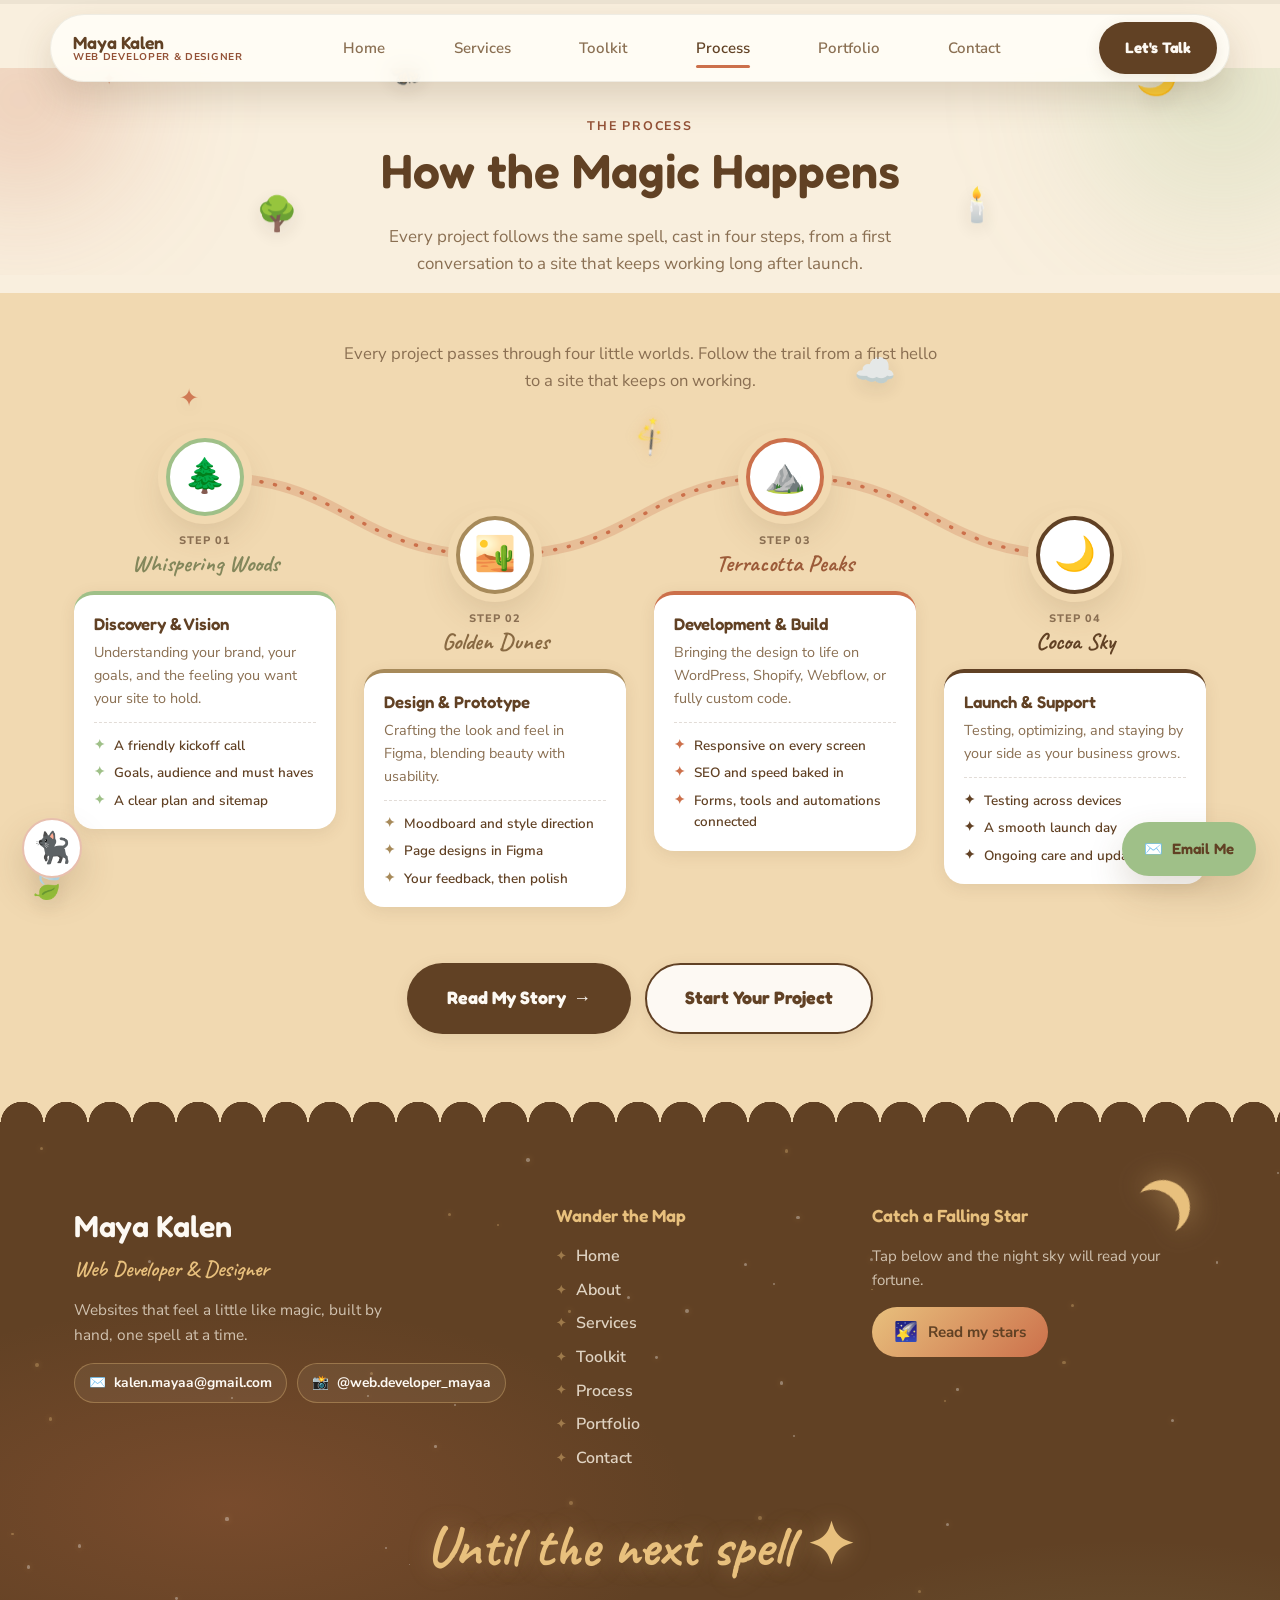
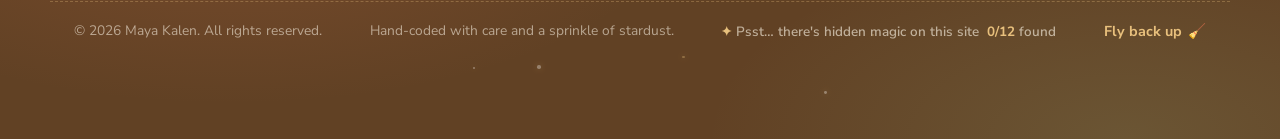
<file: process.html>
<!DOCTYPE html>
<html lang="en">
<head>
<meta charset="UTF-8">
<meta name="viewport" content="width=device-width, initial-scale=1.0">
<title>Process · Maya Kalen</title>
<meta name="description" content="How Maya Kalen approaches every web project: discovery and vision, design and prototype, development and build, launch and ongoing support.">
<link rel="icon" href="assets/favicon.svg" type="image/svg+xml">
<link rel="preconnect" href="https://fonts.googleapis.com">
<link rel="preconnect" href="https://fonts.gstatic.com" crossorigin>
<link href="https://fonts.googleapis.com/css2?family=Fredoka:wght@400;500;600;700&family=Caveat:wght@600;700&family=Nunito+Sans:wght@400;600;700;800&display=swap" rel="stylesheet">
<link rel="stylesheet" href="css/style.css">
</head>
<body>

<div class="scroll-progress" aria-hidden="true"><div class="scroll-progress-bar" id="scroll-progress-bar"></div></div>

<header class="site-header" id="top">
  <div class="header-inner">
    <a href="index.html" class="brand" aria-label="Maya Kalen home, click to cast a spell">
      <span class="brand-text">
        <span class="brand-name">Maya Kalen</span>
        <span class="brand-role">Web Developer &amp; Designer</span>
      </span>
    </a>
    <nav class="site-nav" id="site-nav">
      <a href="index.html" class="nav-link">Home</a>
      <a href="services.html" class="nav-link">Services</a>
      <a href="toolkit.html" class="nav-link">Toolkit</a>
      <a href="process.html" class="nav-link active">Process</a>
      <a href="portfolio.html" class="nav-link">Portfolio</a>
      <a href="contact.html" class="nav-link">Contact</a>
    </nav>
    <a href="contact.html" class="btn btn-primary btn-small header-cta magnetic">Let's Talk</a>
    <button class="nav-toggle" id="nav-toggle" aria-label="Toggle navigation" aria-expanded="false">
      <span></span><span></span><span></span>
    </button>
  </div>
</header>

<div class="magic-toast" id="magic-toast" role="status" aria-live="polite"></div>

<main>

<section class="hero page-hero">
  <div class="blob-layer" aria-hidden="true">
    <div class="blob blob-green" style="width:380px; height:380px; top:-150px; right:-130px;"></div>
    <div class="blob blob-tan" style="width:300px; height:300px; top:-100px; left:-130px; animation-delay:2s;"></div>
  </div>
  <div class="floaties" aria-hidden="true">
    <span class="floaty prop small alt" style="top:10%; right:8%; animation-duration:8.6s;">🌙</span>
    <span class="floaty spark small" style="top:16%; left:8%; animation-duration:7s; animation-delay:.6s;">✦</span>
    <span class="floaty prop alt" style="bottom:6%; left:20%; animation-duration:9.2s; animation-delay:.5s;">🌳</span>
    <span class="floaty prop small" style="top:6%; left:30%; animation-duration:7.6s; animation-delay:.8s;">🦋</span>
    <span class="floaty prop small alt" style="bottom:10%; right:22%; animation-duration:8.4s; animation-delay:.3s;">🕯️</span>
  </div>
  <div class="container">
    <p class="eyebrow" data-animate>The Process</p>
    <h1 data-animate>How the Magic Happens</h1>
    <p class="hero-text section-lede" data-animate style="margin-left:auto; margin-right:auto;">Every project follows the same spell, cast in four steps, from a first conversation to a site that keeps working long after launch.</p>
  </div>
</section>

<section class="career" style="background: var(--parchment);">
  <div class="floaties" aria-hidden="true">
    <span class="floaty spark" style="top:6%; left:14%; animation-duration:7.4s;">✦</span>
    <span class="floaty spark small" style="top:60%; right:4%; animation-duration:6.6s; animation-delay:.5s;">✦</span>
    <span class="floaty prop small alt" style="top:2%; right:30%; animation-duration:8.8s; animation-delay:.3s;">☁️</span>
    <span class="floaty prop small" style="bottom:30%; left:2%; animation-duration:8s; animation-delay:.7s;">🍃</span>
    <span class="floaty prop small alt" style="top:40%; right:10%; animation-duration:7.6s; animation-delay:1s;">✨</span>
  </div>
  <div class="container">
    <p class="section-lede" style="margin:0 auto 10px; text-align:center;" data-animate>Every project passes through four little worlds. Follow the trail from a first hello to a site that keeps on working.</p>

    <div class="journey" id="journey">
      <svg class="journey-line" aria-hidden="true">
        <path class="journey-glow" />
        <path class="journey-trail" />
      </svg>
      <span class="journey-spark" aria-hidden="true"></span>

      <ol class="journey-stops">
        <li class="journey-stop sparkle-host" data-animate style="--stop-color: var(--green);">
          <span class="journey-badge" aria-hidden="true">🌲</span>
          <p class="journey-num">Step 01</p>
          <p class="journey-world">Whispering Woods</p>
          <div class="journey-card">
            <h3>Discovery &amp; Vision</h3>
            <p>Understanding your brand, your goals, and the feeling you want your site to hold.</p>
            <ul class="journey-list">
              <li>A friendly kickoff call</li>
              <li>Goals, audience and must haves</li>
              <li>A clear plan and sitemap</li>
            </ul>
          </div>
        </li>

        <li class="journey-stop sparkle-host" data-animate style="--stop-color: var(--sand-dark);">
          <span class="journey-badge" aria-hidden="true">🏜️</span>
          <p class="journey-num">Step 02</p>
          <p class="journey-world">Golden Dunes</p>
          <div class="journey-card">
            <h3>Design &amp; Prototype</h3>
            <p>Crafting the look and feel in Figma, blending beauty with usability.</p>
            <ul class="journey-list">
              <li>Moodboard and style direction</li>
              <li>Page designs in Figma</li>
              <li>Your feedback, then polish</li>
            </ul>
          </div>
        </li>

        <li class="journey-stop sparkle-host" data-animate style="--stop-color: var(--gold);">
          <span class="journey-badge" aria-hidden="true">⛰️</span>
          <p class="journey-num">Step 03</p>
          <p class="journey-world">Terracotta Peaks</p>
          <div class="journey-card">
            <h3>Development &amp; Build</h3>
            <p>Bringing the design to life on WordPress, Shopify, Webflow, or fully custom code.</p>
            <ul class="journey-list">
              <li>Responsive on every screen</li>
              <li>SEO and speed baked in</li>
              <li>Forms, tools and automations connected</li>
            </ul>
          </div>
        </li>

        <li class="journey-stop sparkle-host" data-animate style="--stop-color: var(--night);">
          <span class="journey-badge" aria-hidden="true">🌙</span>
          <p class="journey-num">Step 04</p>
          <p class="journey-world">Cocoa Sky</p>
          <div class="journey-card">
            <h3>Launch &amp; Support</h3>
            <p>Testing, optimizing, and staying by your side as your business grows.</p>
            <ul class="journey-list">
              <li>Testing across devices</li>
              <li>A smooth launch day</li>
              <li>Ongoing care and updates</li>
            </ul>
          </div>
        </li>
      </ol>
    </div>

    <div class="process-cta">
      <a href="about.html" class="btn btn-primary magnetic" data-animate>Read My Story <span aria-hidden="true">→</span></a>
      <a href="contact.html" class="btn btn-outline magnetic" data-animate>Start Your Project</a>
    </div>
  </div>

</section>

</main>

<footer class="site-footer" id="site-footer">
  <div class="footer-sky" aria-hidden="true">
    <span class="footer-moon"></span>
    <div class="footer-stars" id="footer-stars"></div>
  </div>

  <div class="container footer-main">
    <div class="footer-brand">
      <a href="index.html" class="footer-logo">Maya Kalen</a>
      <p class="footer-role">Web Developer &amp; Designer</p>
      <p class="footer-blurb">Websites that feel a little like magic, built by hand, one spell at a time.</p>
      <div class="footer-chips">
        <a href="mailto:kalen.mayaa@gmail.com" class="footer-chip"><span aria-hidden="true">✉️</span> kalen.mayaa@gmail.com</a>
        <a href="https://www.instagram.com/web.developer_mayaa/" class="footer-chip" target="_blank" rel="noopener"><span aria-hidden="true">📸</span> @web.developer_mayaa</a>
      </div>
    </div>

    <nav class="footer-map" aria-label="Footer">
      <p class="footer-heading">Wander the Map</p>
      <ul>
        <li><a href="index.html">Home</a></li>
        <li><a href="about.html">About</a></li>
        <li><a href="services.html">Services</a></li>
        <li><a href="toolkit.html">Toolkit</a></li>
        <li><a href="process.html">Process</a></li>
        <li><a href="portfolio.html">Portfolio</a></li>
        <li><a href="contact.html">Contact</a></li>
      </ul>
    </nav>

    <div class="footer-wish">
      <p class="footer-heading">Catch a Falling Star</p>
      <p class="footer-wish-text">Tap below and the night sky will read your fortune.</p>
      <button type="button" class="star-catch-btn sparkle-host" id="star-catch">
        <span class="star-catch-icon" aria-hidden="true">🌠</span> Read my stars
      </button>
      <p class="footer-fortune" id="footer-fortune" aria-live="polite"></p>
    </div>
  </div>

  <div class="container footer-signoff">
    <p class="footer-script">Until the next spell <span aria-hidden="true">✦</span></p>
  </div>

  <div class="container footer-bottom">
    <p>&copy; <span id="year"></span> Maya Kalen. All rights reserved.</p>
    <p class="footer-craft">Hand-coded with care and a sprinkle of stardust.</p>
    <a href="#top" class="back-to-top" id="back-to-top">Fly back up <span class="broom" aria-hidden="true">🧹</span></a>
  </div>
</footer>


<a href="mailto:kalen.mayaa@gmail.com" class="email-fab" id="email-fab" aria-label="Email Maya Kalen">
  <span aria-hidden="true">✉️</span>
  <span class="email-fab-text">Email Me</span>
</a>

<div class="wisp-wrap">
  <div class="wisp-bubble" id="wisp-bubble"></div>
  <button class="wisp" id="wisp" aria-label="Say hi to Wisp, my magic companion">
    <span class="wisp-emoji" aria-hidden="true">🐈‍⬛</span>
  </button>
</div>

<script src="js/script.js"></script>
</body>
</html>
</file>
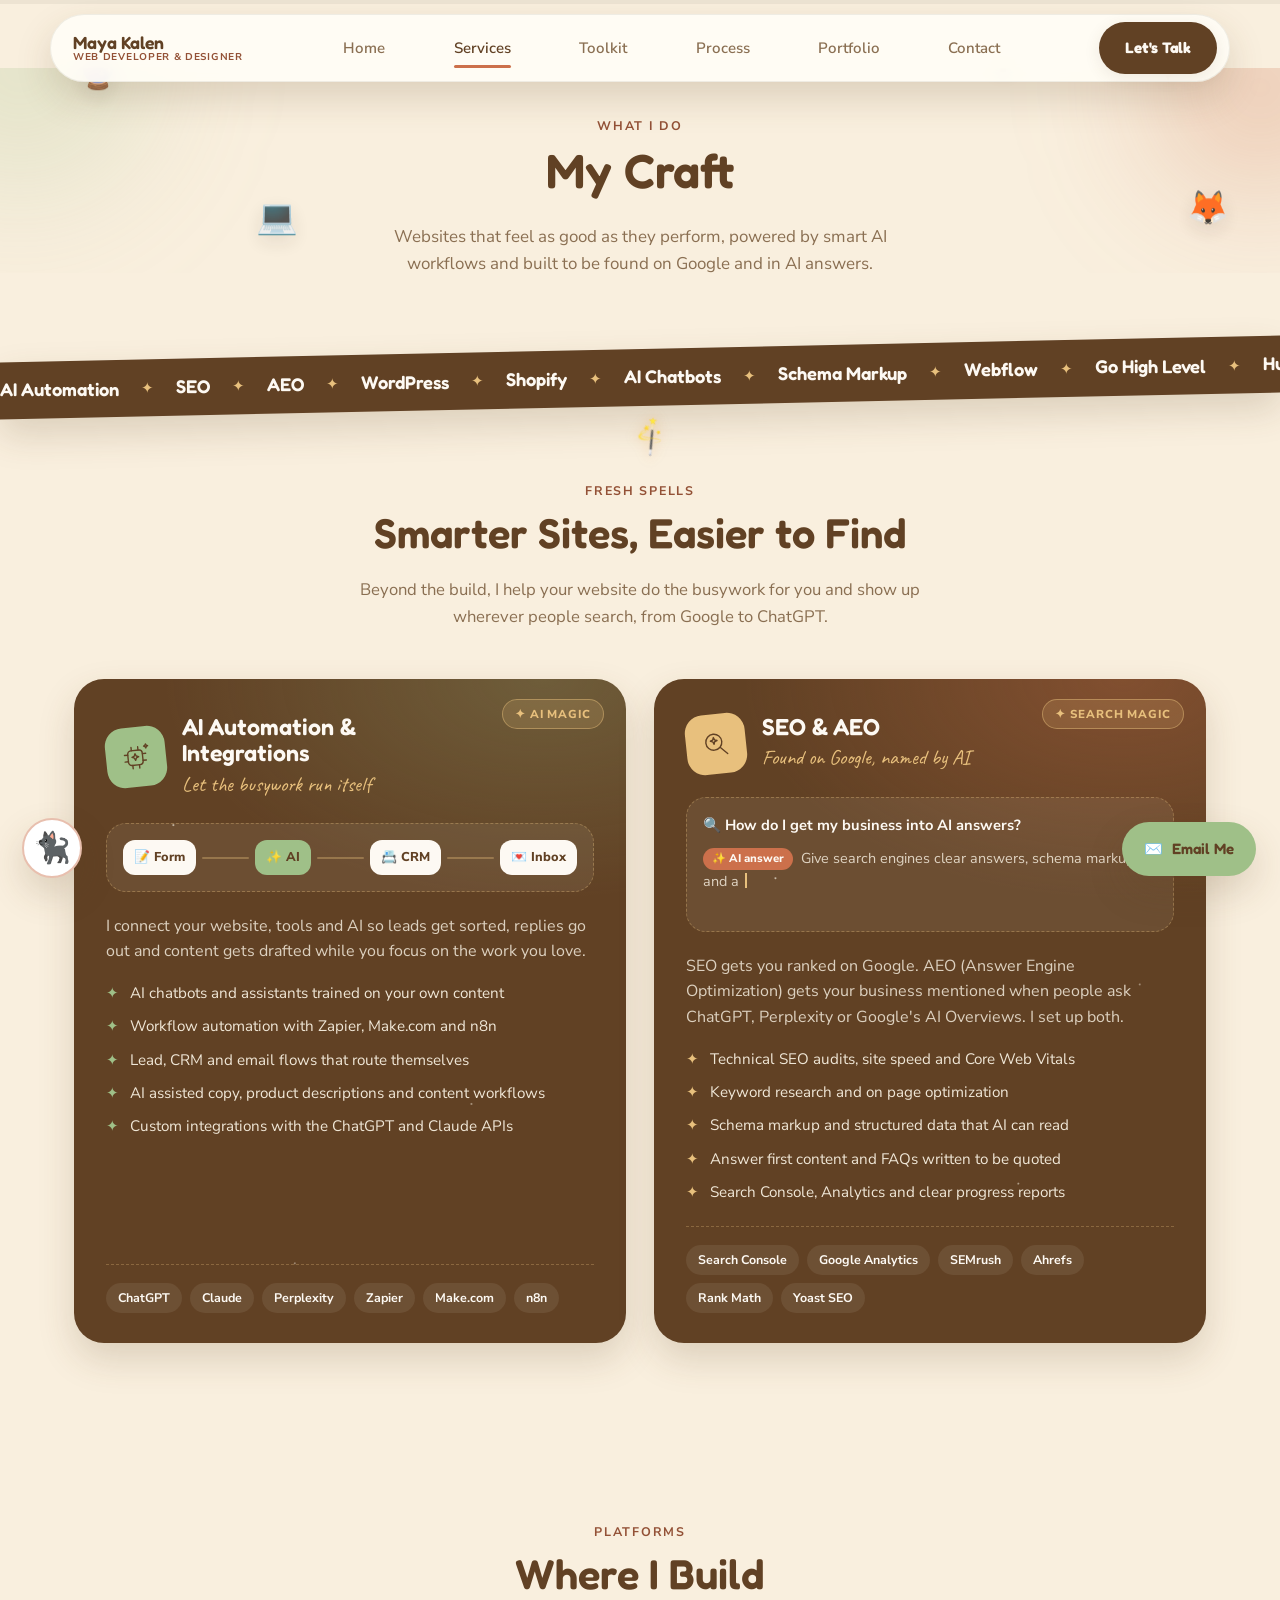
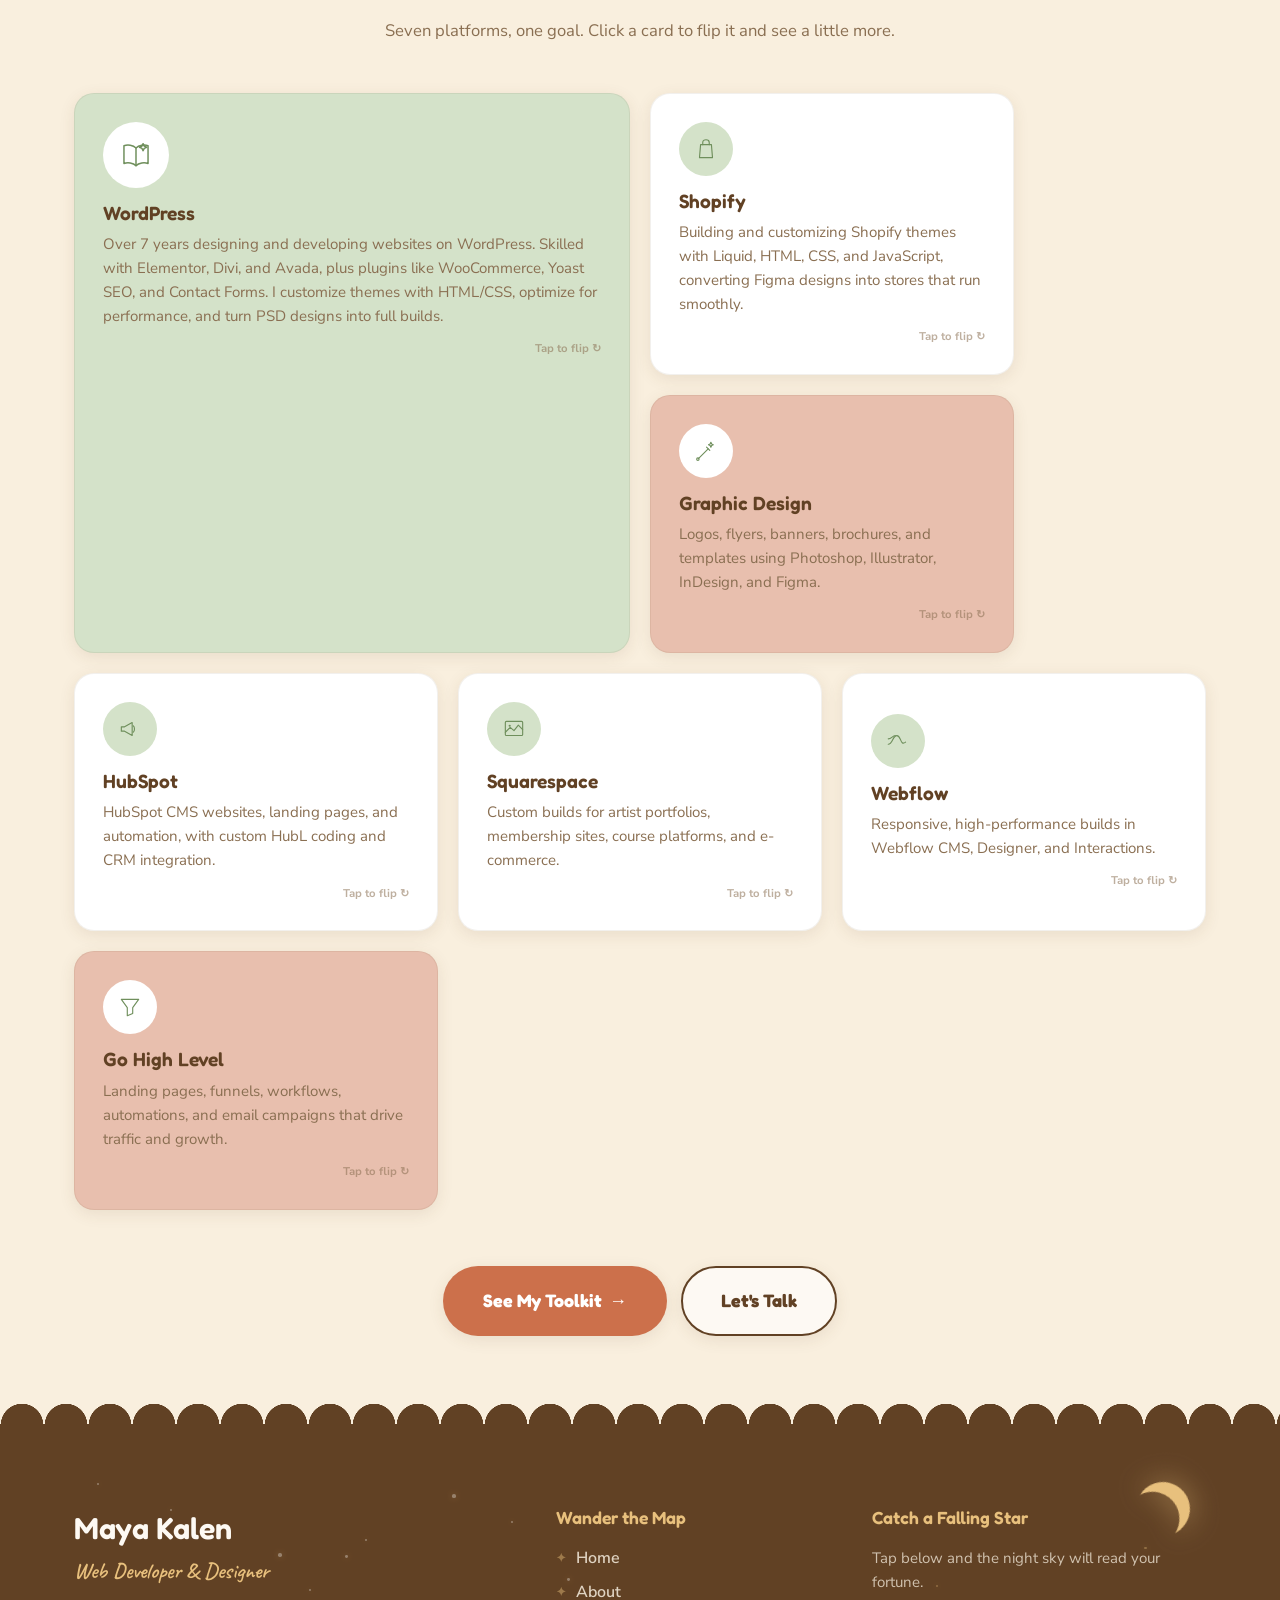
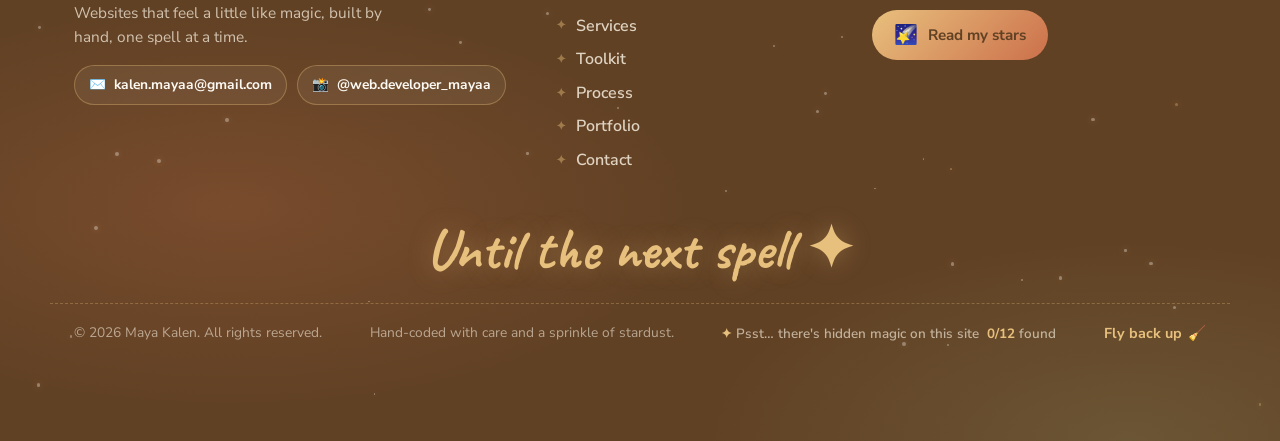
<file: services.html>
<!DOCTYPE html>
<html lang="en">
<head>
<meta charset="UTF-8">
<meta name="viewport" content="width=device-width, initial-scale=1.0">
<title>Services · Maya Kalen</title>
<meta name="description" content="Web development and design services from Maya Kalen: WordPress, Shopify, HubSpot, Squarespace, Webflow, Go High Level and graphic design.">
<link rel="icon" href="assets/favicon.svg" type="image/svg+xml">
<link rel="preconnect" href="https://fonts.googleapis.com">
<link rel="preconnect" href="https://fonts.gstatic.com" crossorigin>
<link href="https://fonts.googleapis.com/css2?family=Fredoka:wght@400;500;600;700&family=Caveat:wght@600;700&family=Nunito+Sans:wght@400;600;700;800&display=swap" rel="stylesheet">
<link rel="stylesheet" href="css/style.css">
</head>
<body>

<div class="scroll-progress" aria-hidden="true"><div class="scroll-progress-bar" id="scroll-progress-bar"></div></div>

<svg style="display:none" aria-hidden="true">
  <symbol id="icon-book" viewBox="0 0 48 48"><path d="M24 14C20 10 12 9 7 11v25c5-2 13-1 17 3 4-4 12-5 17-3V11c-5-2-13-1-17 3Z"/><path d="M24 14v25"/><path d="M34 8l1.6 3.4L39 13l-3.4 1.6L34 18l-1.6-3.4L29 13l3.4-1.6Z"/></symbol>
  <symbol id="icon-potion" viewBox="0 0 48 48"><path d="M19 6h10v9l8 17c1.7 3.6-1 7-5 7H16c-4 0-6.7-3.4-5-7l8-17Z"/><path d="M19 6h10"/><path d="M14 30h20"/><circle cx="20" cy="24" r="1.2" fill="currentColor" stroke="none"/><circle cx="27" cy="21" r="1" fill="currentColor" stroke="none"/></symbol>
  <symbol id="icon-brush" viewBox="0 0 48 48"><path d="M10 38 28 20"/><path d="M25 17l6 6"/><path d="M33 8l1.4 3 3 1.4-3 1.4L33 17l-1.4-3.2-3-1.4 3-1.4Z"/><circle cx="9" cy="39" r="2.2"/></symbol>
  <symbol id="icon-bag" viewBox="0 0 48 48"><path d="M14 16h20l2 24H12Z"/><path d="M18 16v-4c0-3 2.5-5 6-5s6 2 6 5v4"/></symbol>
  <symbol id="icon-megaphone" viewBox="0 0 48 48"><path d="M8 20v8h6l14 8V12L14 20Z"/><path d="M30 18c3 2 3 10 0 12"/></symbol>
  <symbol id="icon-frame" viewBox="0 0 48 48"><rect x="8" y="10" width="32" height="26" rx="2"/><path d="M8 30l9-9 7 6 8-10 8 8"/><circle cx="16" cy="18" r="2" fill="currentColor" stroke="none"/></symbol>
  <symbol id="icon-flow" viewBox="0 0 48 48"><path d="M6 30c8 0 8-16 16-16s6 20 16 12"/><path d="M6 20c6 0 8-6 13-6"/></symbol>
  <symbol id="icon-funnel" viewBox="0 0 48 48"><path d="M8 10h32l-11 15v11l-10 4V25Z"/></symbol>
  <symbol id="icon-chevron" viewBox="0 0 24 24"><path d="M6 9l6 6 6-6"/></symbol>
  <symbol id="icon-ai" viewBox="0 0 48 48"><rect x="12" y="14" width="22" height="22" rx="5"/><path d="M18 14V9M28 14V9M18 41v-5M28 41v-5M12 20H7M12 30H7M34 20h5M34 30h5"/><path d="M23 19l1.6 3.6L28 24l-3.4 1.4L23 29l-1.6-3.6L18 24l3.4-1.4Z"/><path d="M40 6l1 2 2 1-2 1-1 2-1-2-2-1 2-1Z"/></symbol>
  <symbol id="icon-search" viewBox="0 0 48 48"><circle cx="21" cy="21" r="12"/><path d="M30 30l10 10"/><path d="M21 14l1.4 3.6L26 19l-3.6 1.4L21 24l-1.4-3.6L16 19l3.6-1.4Z"/></symbol>
</svg>

<header class="site-header" id="top">
  <div class="header-inner">
    <a href="index.html" class="brand" aria-label="Maya Kalen home, click to cast a spell">
      <span class="brand-text">
        <span class="brand-name">Maya Kalen</span>
        <span class="brand-role">Web Developer &amp; Designer</span>
      </span>
    </a>
    <nav class="site-nav" id="site-nav">
      <a href="index.html" class="nav-link">Home</a>
      <a href="services.html" class="nav-link active">Services</a>
      <a href="toolkit.html" class="nav-link">Toolkit</a>
      <a href="process.html" class="nav-link">Process</a>
      <a href="portfolio.html" class="nav-link">Portfolio</a>
      <a href="contact.html" class="nav-link">Contact</a>
    </nav>
    <a href="contact.html" class="btn btn-primary btn-small header-cta magnetic">Let's Talk</a>
    <button class="nav-toggle" id="nav-toggle" aria-label="Toggle navigation" aria-expanded="false">
      <span></span><span></span><span></span>
    </button>
  </div>
</header>

<div class="magic-toast" id="magic-toast" role="status" aria-live="polite"></div>

<main>

<section class="hero page-hero">
  <div class="blob-layer" aria-hidden="true">
    <div class="blob blob-green" style="width:360px; height:360px; top:-160px; left:-160px;"></div>
    <div class="blob blob-tan" style="width:320px; height:320px; top:-120px; right:-140px; animation-delay:2s;"></div>
  </div>
  <div class="floaties" aria-hidden="true">
    <span class="floaty prop small alt" style="top:10%; left:6%; animation-duration:8.4s;">🔮</span>
    <span class="floaty spark" style="top:14%; right:8%; animation-duration:7.2s; animation-delay:.5s;">✦</span>
    <span class="floaty prop alt" style="top:2%; right:20%; animation-duration:9.6s; animation-delay:.4s;">🌳</span>
    <span class="floaty prop small" style="bottom:2%; left:20%; animation-duration:7.8s; animation-delay:.8s;">💻</span>
    <span class="floaty prop small alt" style="bottom:6%; right:4%; animation-duration:8.6s; animation-delay:.2s;">🦊</span>
  </div>
  <div class="container">
    <p class="eyebrow" data-animate>What I Do</p>
    <h1 data-animate>My Craft</h1>
    <p class="hero-text section-lede" data-animate style="margin-left:auto; margin-right:auto;">Websites that feel as good as they perform, powered by smart AI workflows and built to be found on Google and in AI answers.</p>
  </div>
</section>

<div class="skill-ribbon" aria-hidden="true">
  <div class="skill-ribbon-track">
    <span>AI Automation</span><i>✦</i><span>SEO</span><i>✦</i><span>AEO</span><i>✦</i><span>WordPress</span><i>✦</i><span>Shopify</span><i>✦</i><span>AI Chatbots</span><i>✦</i><span>Schema Markup</span><i>✦</i><span>Webflow</span><i>✦</i><span>Go High Level</span><i>✦</i><span>HubSpot</span><i>✦</i><span>Squarespace</span><i>✦</i><span>Graphic Design</span><i>✦</i>
    <span>AI Automation</span><i>✦</i><span>SEO</span><i>✦</i><span>AEO</span><i>✦</i><span>WordPress</span><i>✦</i><span>Shopify</span><i>✦</i><span>AI Chatbots</span><i>✦</i><span>Schema Markup</span><i>✦</i><span>Webflow</span><i>✦</i><span>Go High Level</span><i>✦</i><span>HubSpot</span><i>✦</i><span>Squarespace</span><i>✦</i><span>Graphic Design</span><i>✦</i>
  </div>
</div>

<section class="spotlight" id="ai-and-search">
  <div class="container">
    <div class="section-head" data-animate>
      <p class="eyebrow">Fresh Spells</p>
      <h2>Smarter Sites, Easier to Find</h2>
      <p class="section-lede" style="margin-left:auto; margin-right:auto;">Beyond the build, I help your website do the busywork for you and show up wherever people search, from Google to ChatGPT.</p>
    </div>

    <div class="spotlight-grid">
      <article class="spotlight-card sparkle-host" data-animate>
        <span class="spotlight-badge">✦ AI Magic</span>
        <div class="spotlight-head">
          <div class="spotlight-icon" aria-hidden="true"><svg class="icon"><use href="#icon-ai"/></svg></div>
          <div>
            <h3>AI Automation &amp; Integrations</h3>
            <p class="spotlight-sub">Let the busywork run itself</p>
          </div>
        </div>

        <div class="spotlight-demo flow-demo" aria-hidden="true">
          <span class="flow-node"><i class="flow-emoji">📝</i> Form</span>
          <span class="flow-link"></span>
          <span class="flow-node flow-node--ai"><i class="flow-emoji">✨</i> AI</span>
          <span class="flow-link"></span>
          <span class="flow-node"><i class="flow-emoji">📇</i> CRM</span>
          <span class="flow-link"></span>
          <span class="flow-node"><i class="flow-emoji">💌</i> Inbox</span>
        </div>

        <p>I connect your website, tools and AI so leads get sorted, replies go out and content gets drafted while you focus on the work you love.</p>
        <ul class="spotlight-list">
          <li>AI chatbots and assistants trained on your own content</li>
          <li>Workflow automation with Zapier, Make.com and n8n</li>
          <li>Lead, CRM and email flows that route themselves</li>
          <li>AI assisted copy, product descriptions and content workflows</li>
          <li>Custom integrations with the ChatGPT and Claude APIs</li>
        </ul>
        <div class="spotlight-tools">
          <span>ChatGPT</span><span>Claude</span><span>Perplexity</span><span>Zapier</span><span>Make.com</span><span>n8n</span>
        </div>
      </article>

      <article class="spotlight-card spotlight-card--search sparkle-host" data-animate>
        <span class="spotlight-badge">✦ Search Magic</span>
        <div class="spotlight-head">
          <div class="spotlight-icon" aria-hidden="true"><svg class="icon"><use href="#icon-search"/></svg></div>
          <div>
            <h3>SEO &amp; AEO</h3>
            <p class="spotlight-sub">Found on Google, named by AI</p>
          </div>
        </div>

        <div class="spotlight-demo answer-demo" aria-hidden="true">
          <p class="answer-q"><span>🔍</span> How do I get my business into AI answers?</p>
          <p class="answer-a"><span class="answer-label">✨ AI answer</span><span class="answer-typed" id="answer-typed" data-text="Give search engines clear answers, schema markup and a fast, well structured site. That is exactly what AEO does."></span><span class="answer-caret"></span></p>
        </div>

        <p>SEO gets you ranked on Google. AEO (Answer Engine Optimization) gets your business mentioned when people ask ChatGPT, Perplexity or Google's AI Overviews. I set up both.</p>
        <ul class="spotlight-list">
          <li>Technical SEO audits, site speed and Core Web Vitals</li>
          <li>Keyword research and on page optimization</li>
          <li>Schema markup and structured data that AI can read</li>
          <li>Answer first content and FAQs written to be quoted</li>
          <li>Search Console, Analytics and clear progress reports</li>
        </ul>
        <div class="spotlight-tools">
          <span>Search Console</span><span>Google Analytics</span><span>SEMrush</span><span>Ahrefs</span><span>Rank Math</span><span>Yoast SEO</span>
        </div>
      </article>
    </div>
  </div>
</section>

<section class="services">
  <div class="container">
    <div class="section-head" data-animate>
      <p class="eyebrow">Platforms</p>
      <h2>Where I Build</h2>
      <p class="section-lede" style="margin-left:auto; margin-right:auto;">Seven platforms, one goal. Click a card to flip it and see a little more.</p>
    </div>
    <div class="bento-grid">
      <article class="bento-card bento-card--lg flip-card sparkle-host" data-animate>
        <div class="bento-card-inner">
          <div class="bento-card-face bento-card-front">
            <div class="bento-icon" aria-hidden="true"><svg class="icon icon-lg"><use href="#icon-book"/></svg></div>
            <h3>WordPress</h3>
            <p>Over 7 years designing and developing websites on WordPress. Skilled
              with Elementor, Divi, and Avada, plus plugins like WooCommerce,
              Yoast SEO, and Contact Forms. I customize themes with HTML/CSS,
              optimize for performance, and turn PSD designs into full builds.</p>
            <span class="flip-hint">Tap to flip ↻</span>
          </div>
          <div class="bento-card-face bento-card-back">
            <p class="flip-fact">150+ WordPress builds in, and I still enjoy a good plugin conflict mystery.</p>
          </div>
        </div>
      </article>

      <article class="bento-card flip-card sparkle-host" data-animate>
        <div class="bento-card-inner">
          <div class="bento-card-face bento-card-front">
            <div class="bento-icon" aria-hidden="true"><svg class="icon"><use href="#icon-bag"/></svg></div>
            <h3>Shopify</h3>
            <p>Building and customizing Shopify themes with Liquid, HTML, CSS, and JavaScript, converting Figma designs into stores that run smoothly.</p>
            <span class="flip-hint">Tap to flip ↻</span>
          </div>
          <div class="bento-card-face bento-card-back">
            <p class="flip-fact">Best for stores that need to look great and check out even faster.</p>
          </div>
        </div>
      </article>

      <article class="bento-card bento-card--gold flip-card sparkle-host" data-animate>
        <div class="bento-card-inner">
          <div class="bento-card-face bento-card-front">
            <div class="bento-icon" aria-hidden="true"><svg class="icon"><use href="#icon-brush"/></svg></div>
            <h3>Graphic Design</h3>
            <p>Logos, flyers, banners, brochures, and templates using Photoshop, Illustrator, InDesign, and Figma.</p>
            <span class="flip-hint">Tap to flip ↻</span>
          </div>
          <div class="bento-card-face bento-card-back">
            <p class="flip-fact">From a logo sketch to a full brand kit, often in one sitting.</p>
          </div>
        </div>
      </article>

      <article class="bento-card flip-card sparkle-host" data-animate>
        <div class="bento-card-inner">
          <div class="bento-card-face bento-card-front">
            <div class="bento-icon" aria-hidden="true"><svg class="icon"><use href="#icon-megaphone"/></svg></div>
            <h3>HubSpot</h3>
            <p>HubSpot CMS websites, landing pages, and automation, with custom HubL coding and CRM integration.</p>
            <span class="flip-hint">Tap to flip ↻</span>
          </div>
          <div class="bento-card-face bento-card-back">
            <p class="flip-fact">I speak fluent CRM. Your leads will feel very well organized.</p>
          </div>
        </div>
      </article>

      <article class="bento-card flip-card sparkle-host" data-animate>
        <div class="bento-card-inner">
          <div class="bento-card-face bento-card-front">
            <div class="bento-icon" aria-hidden="true"><svg class="icon"><use href="#icon-frame"/></svg></div>
            <h3>Squarespace</h3>
            <p>Custom builds for artist portfolios, membership sites, course platforms, and e-commerce.</p>
            <span class="flip-hint">Tap to flip ↻</span>
          </div>
          <div class="bento-card-face bento-card-back">
            <p class="flip-fact">My personal favorite for artist portfolios and membership sites.</p>
          </div>
        </div>
      </article>

      <article class="bento-card flip-card sparkle-host" data-animate>
        <div class="bento-card-inner">
          <div class="bento-card-face bento-card-front">
            <div class="bento-icon" aria-hidden="true"><svg class="icon"><use href="#icon-flow"/></svg></div>
            <h3>Webflow</h3>
            <p>Responsive, high-performance builds in Webflow CMS, Designer, and Interactions.</p>
            <span class="flip-hint">Tap to flip ↻</span>
          </div>
          <div class="bento-card-face bento-card-back">
            <p class="flip-fact">Where design and code finally stop arguing with each other.</p>
          </div>
        </div>
      </article>

      <article class="bento-card bento-card--gold flip-card sparkle-host" data-animate>
        <div class="bento-card-inner">
          <div class="bento-card-face bento-card-front">
            <div class="bento-icon" aria-hidden="true"><svg class="icon"><use href="#icon-funnel"/></svg></div>
            <h3>Go High Level</h3>
            <p>Landing pages, funnels, workflows, automations, and email campaigns that drive traffic and growth.</p>
            <span class="flip-hint">Tap to flip ↻</span>
          </div>
          <div class="bento-card-face bento-card-back">
            <p class="flip-fact">Funnels, automations, and follow ups that actually follow up.</p>
          </div>
        </div>
      </article>
    </div>

    <div class="process-cta">
      <a href="toolkit.html" class="btn btn-gold magnetic" data-animate>See My Toolkit <span aria-hidden="true">→</span></a>
      <a href="contact.html" class="btn btn-outline magnetic" data-animate>Let's Talk</a>
    </div>
  </div>
</section>

</main>

<footer class="site-footer" id="site-footer">
  <div class="footer-sky" aria-hidden="true">
    <span class="footer-moon"></span>
    <div class="footer-stars" id="footer-stars"></div>
  </div>

  <div class="container footer-main">
    <div class="footer-brand">
      <a href="index.html" class="footer-logo">Maya Kalen</a>
      <p class="footer-role">Web Developer &amp; Designer</p>
      <p class="footer-blurb">Websites that feel a little like magic, built by hand, one spell at a time.</p>
      <div class="footer-chips">
        <a href="mailto:kalen.mayaa@gmail.com" class="footer-chip"><span aria-hidden="true">✉️</span> kalen.mayaa@gmail.com</a>
        <a href="https://www.instagram.com/web.developer_mayaa/" class="footer-chip" target="_blank" rel="noopener"><span aria-hidden="true">📸</span> @web.developer_mayaa</a>
      </div>
    </div>

    <nav class="footer-map" aria-label="Footer">
      <p class="footer-heading">Wander the Map</p>
      <ul>
        <li><a href="index.html">Home</a></li>
        <li><a href="about.html">About</a></li>
        <li><a href="services.html">Services</a></li>
        <li><a href="toolkit.html">Toolkit</a></li>
        <li><a href="process.html">Process</a></li>
        <li><a href="portfolio.html">Portfolio</a></li>
        <li><a href="contact.html">Contact</a></li>
      </ul>
    </nav>

    <div class="footer-wish">
      <p class="footer-heading">Catch a Falling Star</p>
      <p class="footer-wish-text">Tap below and the night sky will read your fortune.</p>
      <button type="button" class="star-catch-btn sparkle-host" id="star-catch">
        <span class="star-catch-icon" aria-hidden="true">🌠</span> Read my stars
      </button>
      <p class="footer-fortune" id="footer-fortune" aria-live="polite"></p>
    </div>
  </div>

  <div class="container footer-signoff">
    <p class="footer-script">Until the next spell <span aria-hidden="true">✦</span></p>
  </div>

  <div class="container footer-bottom">
    <p>&copy; <span id="year"></span> Maya Kalen. All rights reserved.</p>
    <p class="footer-craft">Hand-coded with care and a sprinkle of stardust.</p>
    <a href="#top" class="back-to-top" id="back-to-top">Fly back up <span class="broom" aria-hidden="true">🧹</span></a>
  </div>
</footer>


<a href="mailto:kalen.mayaa@gmail.com" class="email-fab" id="email-fab" aria-label="Email Maya Kalen">
  <span aria-hidden="true">✉️</span>
  <span class="email-fab-text">Email Me</span>
</a>

<div class="wisp-wrap">
  <div class="wisp-bubble" id="wisp-bubble"></div>
  <button class="wisp" id="wisp" aria-label="Say hi to Wisp, my magic companion">
    <span class="wisp-emoji" aria-hidden="true">🐈‍⬛</span>
  </button>
</div>

<script src="js/script.js"></script>
</body>
</html>
</file>
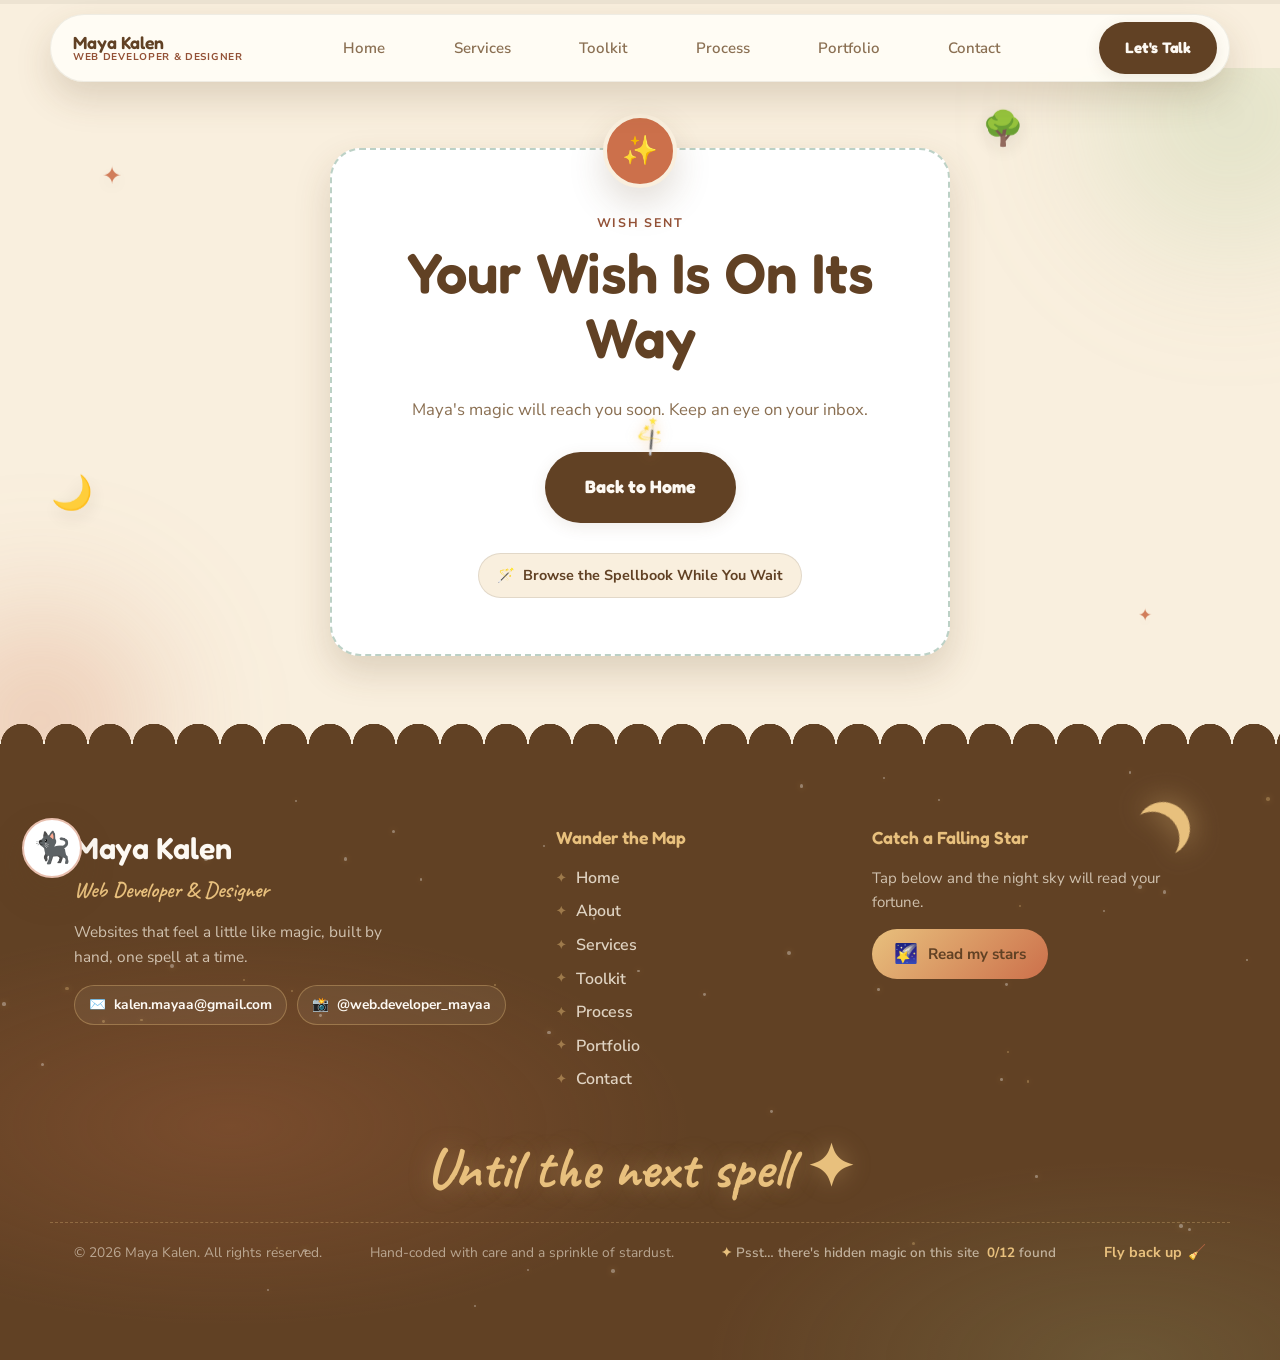
<file: thank-you.html>
<!DOCTYPE html>
<html lang="en">
<head>
<meta charset="UTF-8">
<meta name="viewport" content="width=device-width, initial-scale=1.0">
<title>Thank You · Maya Kalen</title>
<meta name="description" content="Your wish has been sent to Maya Kalen. She will be in touch soon.">
<link rel="icon" href="assets/favicon.svg" type="image/svg+xml">
<link rel="preconnect" href="https://fonts.googleapis.com">
<link rel="preconnect" href="https://fonts.gstatic.com" crossorigin>
<link href="https://fonts.googleapis.com/css2?family=Fredoka:wght@400;500;600;700&family=Caveat:wght@600;700&family=Nunito+Sans:wght@400;600;700;800&display=swap" rel="stylesheet">
<link rel="stylesheet" href="css/style.css">
</head>
<body>

<div class="scroll-progress" aria-hidden="true"><div class="scroll-progress-bar" id="scroll-progress-bar"></div></div>

<header class="site-header" id="top">
  <div class="header-inner">
    <a href="index.html" class="brand" aria-label="Maya Kalen home, click to cast a spell">
      <span class="brand-text">
        <span class="brand-name">Maya Kalen</span>
        <span class="brand-role">Web Developer &amp; Designer</span>
      </span>
    </a>
    <nav class="site-nav" id="site-nav">
      <a href="index.html" class="nav-link">Home</a>
      <a href="services.html" class="nav-link">Services</a>
      <a href="toolkit.html" class="nav-link">Toolkit</a>
      <a href="process.html" class="nav-link">Process</a>
      <a href="portfolio.html" class="nav-link">Portfolio</a>
      <a href="contact.html" class="nav-link">Contact</a>
    </nav>
    <a href="contact.html" class="btn btn-primary btn-small header-cta magnetic">Let's Talk</a>
    <button class="nav-toggle" id="nav-toggle" aria-label="Toggle navigation" aria-expanded="false">
      <span></span><span></span><span></span>
    </button>
  </div>
</header>

<div class="magic-toast" id="magic-toast" role="status" aria-live="polite"></div>

<main>

<section class="contact" style="padding-top:80px;">
  <div class="blob-layer" aria-hidden="true">
    <div class="blob blob-green" style="width:380px; height:380px; top:-140px; right:-140px;"></div>
    <div class="blob blob-tan" style="width:320px; height:320px; bottom:-140px; left:-120px; animation-delay:2.4s;"></div>
  </div>
  <div class="floaties" aria-hidden="true">
    <span class="floaty spark" style="top:14%; left:8%; animation-duration:7.2s;">✦</span>
    <span class="floaty spark small" style="bottom:16%; right:10%; animation-duration:6.6s; animation-delay:.5s;">✦</span>
    <span class="floaty prop small alt" style="top:60%; left:4%; animation-duration:8.8s; animation-delay:.8s;">🌙</span>
    <span class="floaty prop alt" style="top:6%; right:20%; animation-duration:9.2s; animation-delay:.3s;">🌳</span>
  </div>
  <div class="container invite-wrap">
    <div class="invite-card sparkle-host" data-animate>
      <span class="wax-seal" aria-hidden="true">✨</span>
      <p class="eyebrow">Wish Sent</p>
      <h1>Your Wish Is On Its Way</h1>
      <p class="section-lede invite-lede" id="thank-you-message">
        Maya's magic will reach you soon. Keep an eye on your inbox.
      </p>
      <a href="index.html" class="btn btn-primary magnetic btn-glow">Back to Home</a>

      <div class="contact-pills">
        <a class="contact-pill" href="portfolio.html">
          <span aria-hidden="true">🪄</span> Browse the Spellbook While You Wait
        </a>
      </div>
    </div>
  </div>
</section>

</main>

<footer class="site-footer" id="site-footer">
  <div class="footer-sky" aria-hidden="true">
    <span class="footer-moon"></span>
    <div class="footer-stars" id="footer-stars"></div>
  </div>

  <div class="container footer-main">
    <div class="footer-brand">
      <a href="index.html" class="footer-logo">Maya Kalen</a>
      <p class="footer-role">Web Developer &amp; Designer</p>
      <p class="footer-blurb">Websites that feel a little like magic, built by hand, one spell at a time.</p>
      <div class="footer-chips">
        <a href="mailto:kalen.mayaa@gmail.com" class="footer-chip"><span aria-hidden="true">✉️</span> kalen.mayaa@gmail.com</a>
        <a href="https://www.instagram.com/web.developer_mayaa/" class="footer-chip" target="_blank" rel="noopener"><span aria-hidden="true">📸</span> @web.developer_mayaa</a>
      </div>
    </div>

    <nav class="footer-map" aria-label="Footer">
      <p class="footer-heading">Wander the Map</p>
      <ul>
        <li><a href="index.html">Home</a></li>
        <li><a href="about.html">About</a></li>
        <li><a href="services.html">Services</a></li>
        <li><a href="toolkit.html">Toolkit</a></li>
        <li><a href="process.html">Process</a></li>
        <li><a href="portfolio.html">Portfolio</a></li>
        <li><a href="contact.html">Contact</a></li>
      </ul>
    </nav>

    <div class="footer-wish">
      <p class="footer-heading">Catch a Falling Star</p>
      <p class="footer-wish-text">Tap below and the night sky will read your fortune.</p>
      <button type="button" class="star-catch-btn sparkle-host" id="star-catch">
        <span class="star-catch-icon" aria-hidden="true">🌠</span> Read my stars
      </button>
      <p class="footer-fortune" id="footer-fortune" aria-live="polite"></p>
    </div>
  </div>

  <div class="container footer-signoff">
    <p class="footer-script">Until the next spell <span aria-hidden="true">✦</span></p>
  </div>

  <div class="container footer-bottom">
    <p>&copy; <span id="year"></span> Maya Kalen. All rights reserved.</p>
    <p class="footer-craft">Hand-coded with care and a sprinkle of stardust.</p>
    <a href="#top" class="back-to-top" id="back-to-top">Fly back up <span class="broom" aria-hidden="true">🧹</span></a>
  </div>
</footer>


<div class="wisp-wrap">
  <div class="wisp-bubble" id="wisp-bubble"></div>
  <button class="wisp" id="wisp" aria-label="Say hi to Wisp, my magic companion">
    <span class="wisp-emoji" aria-hidden="true">🐈‍⬛</span>
  </button>
</div>

<script src="js/script.js"></script>
<script>
  (function () {
    var params = new URLSearchParams(window.location.search);
    var name = params.get('name');
    if (name) {
      var el = document.getElementById('thank-you-message');
      if (el) {
        el.textContent = "Maya's magic will reach you soon at " + name + ". Keep an eye on your inbox.";
      }
    }
  })();
</script>
</body>
</html>
</file>
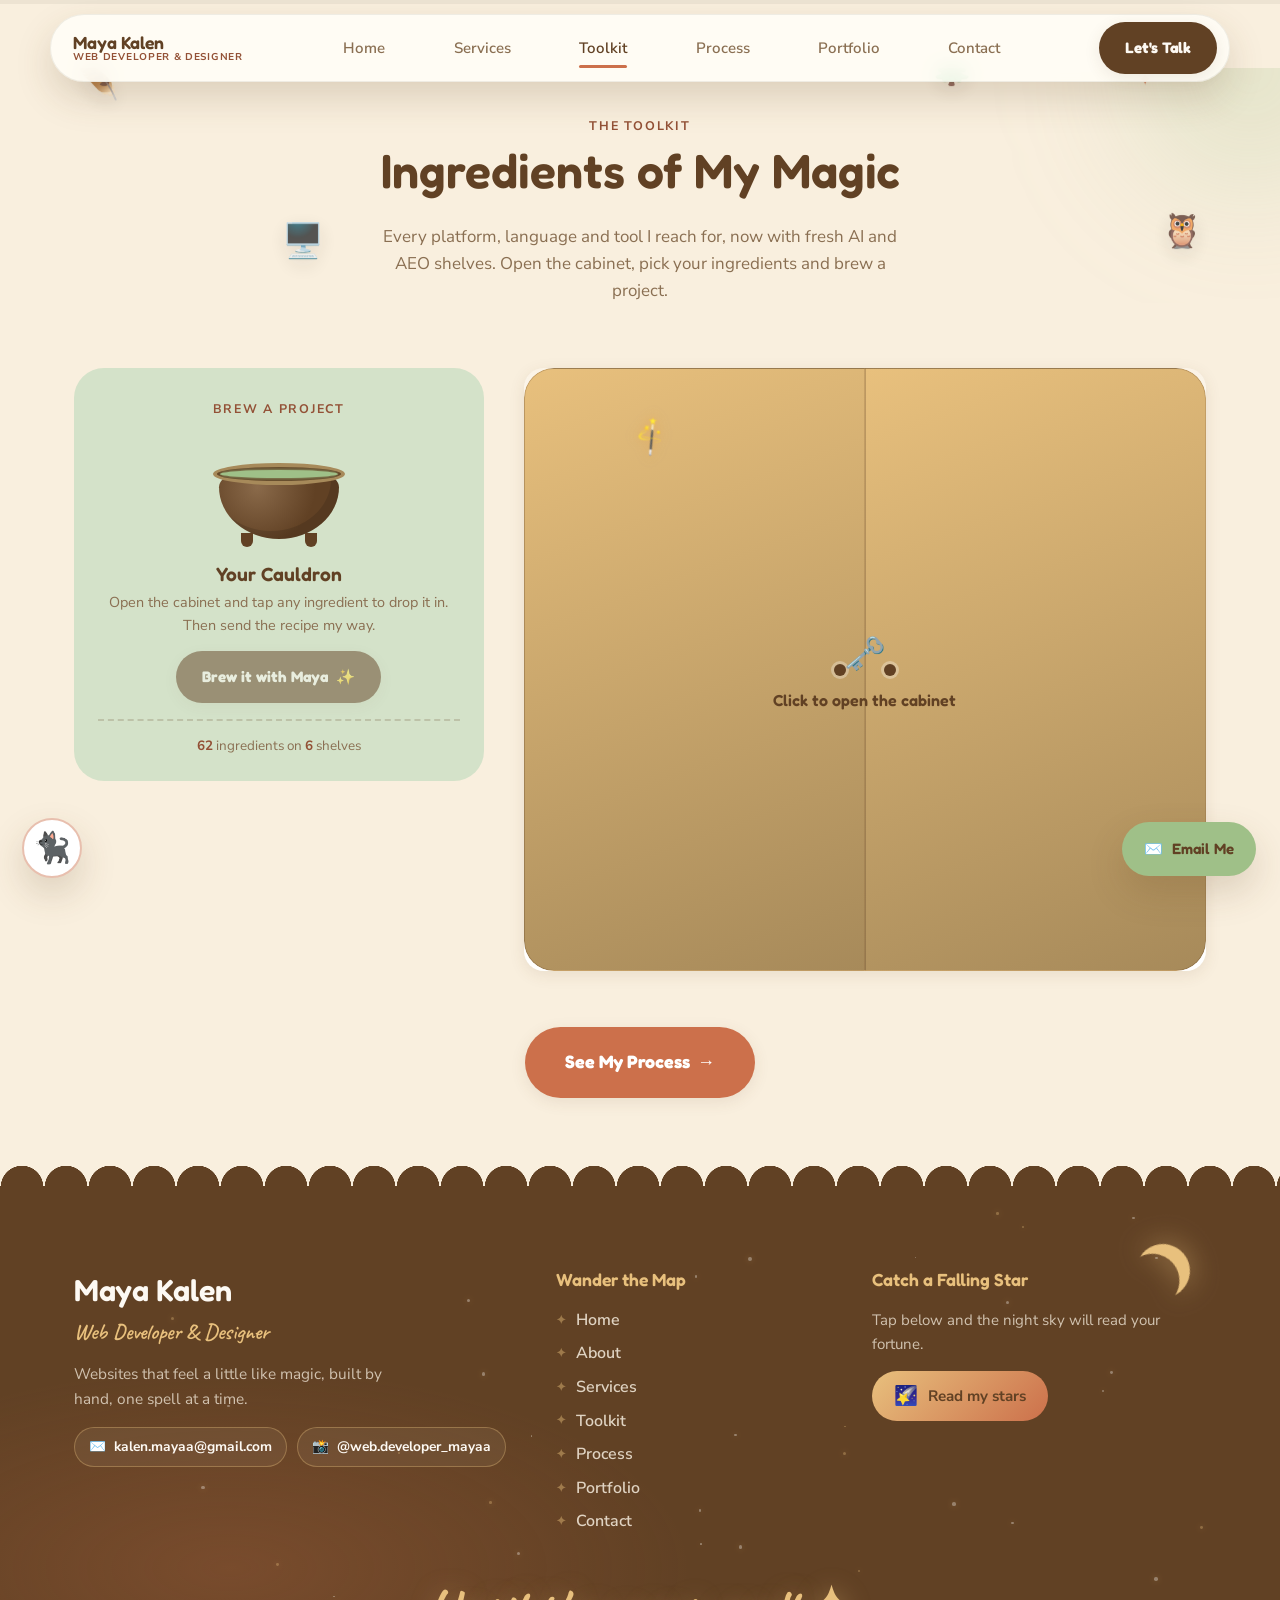
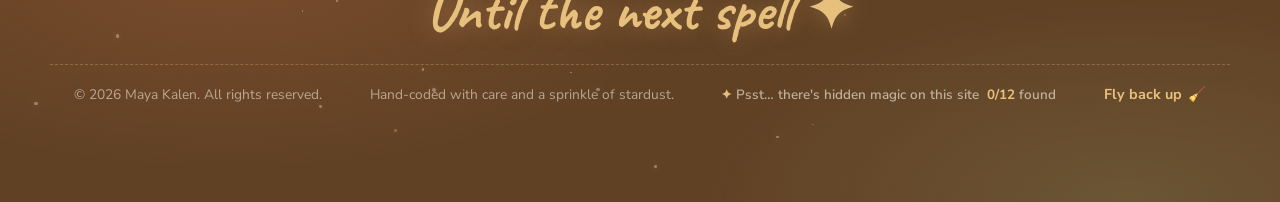
<file: toolkit.html>
<!DOCTYPE html>
<html lang="en">
<head>
<meta charset="UTF-8">
<meta name="viewport" content="width=device-width, initial-scale=1.0">
<title>Toolkit · Maya Kalen</title>
<meta name="description" content="The full technology stack behind Maya Kalen's work: design tools, development platforms, programming languages, automation, hosting and SEO tools.">
<link rel="icon" href="assets/favicon.svg" type="image/svg+xml">
<link rel="preconnect" href="https://fonts.googleapis.com">
<link rel="preconnect" href="https://fonts.gstatic.com" crossorigin>
<link href="https://fonts.googleapis.com/css2?family=Fredoka:wght@400;500;600;700&family=Caveat:wght@600;700&family=Nunito+Sans:wght@400;600;700;800&display=swap" rel="stylesheet">
<link rel="stylesheet" href="css/style.css">
</head>
<body>

<div class="scroll-progress" aria-hidden="true"><div class="scroll-progress-bar" id="scroll-progress-bar"></div></div>

<svg style="display:none" aria-hidden="true">
  <symbol id="icon-potion" viewBox="0 0 48 48"><path d="M19 6h10v9l8 17c1.7 3.6-1 7-5 7H16c-4 0-6.7-3.4-5-7l8-17Z"/><path d="M19 6h10"/><path d="M14 30h20"/><circle cx="20" cy="24" r="1.2" fill="currentColor" stroke="none"/><circle cx="27" cy="21" r="1" fill="currentColor" stroke="none"/></symbol>
  <symbol id="icon-quill" viewBox="0 0 48 48"><path d="M38 8C24 10 14 22 10 38c8-2 16-6 20-14"/><path d="M38 8c-2 6-4 10-8 14"/><path d="M10 38l4-4"/></symbol>
  <symbol id="icon-tower" viewBox="0 0 48 48"><path d="M24 6l6 6H18Z"/><rect x="14" y="16" width="20" height="7" rx="2"/><rect x="10" y="27" width="28" height="7" rx="2"/><rect x="6" y="38" width="36" height="4" rx="2"/></symbol>
  <symbol id="icon-rune" viewBox="0 0 48 48"><path d="M24 6 40 15v18L24 42 8 33V15Z"/><path d="M18 20l6 8 6-8"/></symbol>
  <symbol id="icon-spark-gear" viewBox="0 0 48 48"><circle cx="20" cy="26" r="9"/><path d="M20 13v4M20 35v4M9 26h4M27 26h4M12.5 18.5l2.8 2.8M27.7 30.7l2.8 2.8M12.5 33.5l2.8-2.8M27.7 21.3l2.8-2.8"/><path d="M36 8l1.6 3.4L41 13l-3.4 1.6L36 18l-1.6-3.4L31 13l3.4-1.6Z"/></symbol>
  <symbol id="icon-crystal" viewBox="0 0 48 48"><path d="M14 40 10 22l8-10 8 10-4 18Z"/><path d="M30 40l-3-14 6-8 6 8-3 14Z"/></symbol>
  <symbol id="icon-telescope" viewBox="0 0 48 48"><path d="M8 32 34 12l4 6-26 20Z"/><path d="M14 26l6 8"/><path d="M8 38l4-4"/><circle cx="38" cy="10" r="1.3" fill="currentColor" stroke="none"/><path d="M40 6l1 2 2 1-2 1-1 2-1-2-2-1 2-1Z"/></symbol>
  <symbol id="icon-chevron" viewBox="0 0 24 24"><path d="M6 9l6 6 6-6"/></symbol>
</svg>

<header class="site-header" id="top">
  <div class="header-inner">
    <a href="index.html" class="brand" aria-label="Maya Kalen home, click to cast a spell">
      <span class="brand-text">
        <span class="brand-name">Maya Kalen</span>
        <span class="brand-role">Web Developer &amp; Designer</span>
      </span>
    </a>
    <nav class="site-nav" id="site-nav">
      <a href="index.html" class="nav-link">Home</a>
      <a href="services.html" class="nav-link">Services</a>
      <a href="toolkit.html" class="nav-link active">Toolkit</a>
      <a href="process.html" class="nav-link">Process</a>
      <a href="portfolio.html" class="nav-link">Portfolio</a>
      <a href="contact.html" class="nav-link">Contact</a>
    </nav>
    <a href="contact.html" class="btn btn-primary btn-small header-cta magnetic">Let's Talk</a>
    <button class="nav-toggle" id="nav-toggle" aria-label="Toggle navigation" aria-expanded="false">
      <span></span><span></span><span></span>
    </button>
  </div>
</header>

<div class="magic-toast" id="magic-toast" role="status" aria-live="polite"></div>

<main>

<section class="hero page-hero">
  <div class="blob-layer" aria-hidden="true">
    <div class="blob blob-green" style="width:340px; height:340px; top:-150px; right:-140px;"></div>
  </div>
  <div class="floaties" aria-hidden="true">
    <span class="floaty prop alt" style="top:10%; left:6%; animation-duration:9s;">🪶</span>
    <span class="floaty spark small" style="top:14%; right:10%; animation-duration:6.8s; animation-delay:.4s;">✦</span>
    <span class="floaty prop small" style="bottom:6%; left:22%; animation-duration:8.2s; animation-delay:.6s;">🖥️</span>
    <span class="floaty prop alt" style="top:4%; right:24%; animation-duration:9.4s; animation-delay:.3s;">🌲</span>
    <span class="floaty prop small alt" style="bottom:10%; right:6%; animation-duration:7.6s; animation-delay:1s;">🦉</span>
  </div>
  <div class="container">
    <p class="eyebrow" data-animate>The Toolkit</p>
    <h1 data-animate>Ingredients of My Magic</h1>
    <p class="hero-text section-lede" data-animate style="margin-left:auto; margin-right:auto;">Every platform, language and tool I reach for, now with fresh AI and AEO shelves. Open the cabinet, pick your ingredients and brew a project.</p>
  </div>
</section>

<section class="tools">
  <div class="container">
    <div class="ingredients-wrap">
      <aside class="cauldron-card" id="cauldron" data-animate>
        <p class="eyebrow">Brew a Project</p>
        <div class="cauldron-pot" id="cauldron-pot" aria-hidden="true">
          <span class="pot-steam"><i></i><i></i><i></i></span>
          <span class="pot-bubbles"><i></i><i></i><i></i><i></i></span>
          <span class="pot-rim"><span class="pot-brew"></span></span>
          <span class="pot-body"></span>
          <span class="pot-legs"></span>
        </div>
        <h3>Your Cauldron</h3>
        <p class="cauldron-hint" id="cauldron-hint">Open the cabinet and tap any ingredient to drop it in. Then send the recipe my way.</p>
        <ul class="cauldron-picks" id="cauldron-picks" aria-live="polite"></ul>
        <div class="cauldron-actions">
          <a class="btn btn-primary btn-small cauldron-send" id="cauldron-send" href="mailto:kalen.mayaa@gmail.com" aria-disabled="true">Brew it with Maya <span aria-hidden="true">✨</span></a>
          <button type="button" class="cauldron-clear" id="cauldron-clear" hidden>Empty the cauldron</button>
        </div>
        <p class="cauldron-stats"><strong id="ingredient-count">60+</strong> ingredients on <strong id="shelf-count">6</strong> shelves</p>
      </aside>

      <div class="cabinet" id="cabinet" data-animate>
        <div class="cabinet-doors" id="cabinet-doors">
          <div class="cabinet-door cabinet-door-left"><span class="cabinet-knob" aria-hidden="true"></span></div>
          <div class="cabinet-door cabinet-door-right"><span class="cabinet-knob" aria-hidden="true"></span></div>
          <div class="cabinet-prompt" aria-hidden="true">
            <span class="cabinet-prompt-icon">🗝️</span>
            <span>Click to open the cabinet</span>
          </div>
        </div>
      <div class="accordion">
        <div class="accordion-item accordion-item--fresh open">
          <button class="accordion-head" aria-expanded="true">
            <svg class="icon"><use href="#icon-spark-gear"/></svg>
            <h3>AI Tools &amp; Automation</h3>
            <span class="shelf-badge">✦ Fresh</span>
            <span class="accordion-chevron"><svg class="icon"><use href="#icon-chevron"/></svg></span>
          </button>
          <div class="accordion-panel"><div class="accordion-panel-inner"><div class="accordion-body">
            <div class="chips">
              <button type="button" class="chip">ChatGPT</button>
              <button type="button" class="chip">Claude</button>
              <button type="button" class="chip">Perplexity.ai</button>
              <button type="button" class="chip">Custom GPTs</button>
              <button type="button" class="chip">AI Chatbots</button>
              <button type="button" class="chip">AI Agents</button>
              <button type="button" class="chip">Prompt Engineering</button>
              <button type="button" class="chip">OpenAI API</button>
              <button type="button" class="chip">Claude API</button>
              <button type="button" class="chip">Zapier</button>
              <button type="button" class="chip">Make.com</button>
              <button type="button" class="chip">n8n</button>
              <button type="button" class="chip">Zoho</button>
            </div>
          </div></div></div>
        </div>

        <div class="accordion-item accordion-item--fresh">
          <button class="accordion-head" aria-expanded="false">
            <svg class="icon"><use href="#icon-telescope"/></svg>
            <h3>SEO, AEO &amp; Analytics</h3>
            <span class="shelf-badge">✦ Fresh</span>
            <span class="accordion-chevron"><svg class="icon"><use href="#icon-chevron"/></svg></span>
          </button>
          <div class="accordion-panel"><div class="accordion-panel-inner"><div class="accordion-body">
            <div class="chips">
              <button type="button" class="chip">Answer Engine Optimization</button>
              <button type="button" class="chip">Google AI Overviews</button>
              <button type="button" class="chip">Schema Markup</button>
              <button type="button" class="chip">Structured Data</button>
              <button type="button" class="chip">Keyword Research</button>
              <button type="button" class="chip">Core Web Vitals</button>
              <button type="button" class="chip">Google Search Console</button>
              <button type="button" class="chip">Google Analytics</button>
              <button type="button" class="chip">Yoast SEO</button>
              <button type="button" class="chip">Rank Math</button>
              <button type="button" class="chip">SEMrush</button>
              <button type="button" class="chip">Ahrefs</button>
              <button type="button" class="chip">Screaming Frog</button>
            </div>
          </div></div></div>
        </div>

        <div class="accordion-item">
          <button class="accordion-head" aria-expanded="false">
            <svg class="icon"><use href="#icon-tower"/></svg>
            <h3>Development Platforms</h3>
            <span class="accordion-chevron"><svg class="icon"><use href="#icon-chevron"/></svg></span>
          </button>
          <div class="accordion-panel"><div class="accordion-panel-inner"><div class="accordion-body">
            <div class="chips">
              <button type="button" class="chip">WordPress</button>
              <button type="button" class="chip">Shopify</button>
              <button type="button" class="chip">Webflow</button>
              <button type="button" class="chip">Squarespace</button>
              <button type="button" class="chip">HubSpot</button>
              <button type="button" class="chip">Wix</button>
              <button type="button" class="chip">Go High Level</button>
              <button type="button" class="chip">Kajabi</button>
              <button type="button" class="chip">Kartra</button>
              <button type="button" class="chip">ClickFunnels</button>
              <button type="button" class="chip">Mailchimp</button>
            </div>
          </div></div></div>
        </div>

        <div class="accordion-item">
          <button class="accordion-head" aria-expanded="false">
            <svg class="icon"><use href="#icon-rune"/></svg>
            <h3>Programming Languages</h3>
            <span class="accordion-chevron"><svg class="icon"><use href="#icon-chevron"/></svg></span>
          </button>
          <div class="accordion-panel"><div class="accordion-panel-inner"><div class="accordion-body">
            <div class="chips">
              <button type="button" class="chip">PHP</button>
              <button type="button" class="chip">Laravel</button>
              <button type="button" class="chip">HTML</button>
              <button type="button" class="chip">CSS</button>
              <button type="button" class="chip">JavaScript</button>
              <button type="button" class="chip">React JS</button>
              <button type="button" class="chip">Node JS</button>
            </div>
          </div></div></div>
        </div>

        <div class="accordion-item">
          <button class="accordion-head" aria-expanded="false">
            <svg class="icon"><use href="#icon-quill"/></svg>
            <h3>Design Tools</h3>
            <span class="accordion-chevron"><svg class="icon"><use href="#icon-chevron"/></svg></span>
          </button>
          <div class="accordion-panel"><div class="accordion-panel-inner"><div class="accordion-body">
            <div class="chips">
              <button type="button" class="chip">Figma</button>
              <button type="button" class="chip">Adobe Photoshop</button>
              <button type="button" class="chip">Illustrator</button>
              <button type="button" class="chip">InDesign</button>
              <button type="button" class="chip">Canva</button>
            </div>
          </div></div></div>
        </div>

        <div class="accordion-item">
          <button class="accordion-head" aria-expanded="false">
            <svg class="icon"><use href="#icon-crystal"/></svg>
            <h3>Hosting &amp; Databases</h3>
            <span class="accordion-chevron"><svg class="icon"><use href="#icon-chevron"/></svg></span>
          </button>
          <div class="accordion-panel"><div class="accordion-panel-inner"><div class="accordion-body">
            <div class="chips">
              <button type="button" class="chip">AWS</button>
              <button type="button" class="chip">Firebase</button>
              <button type="button" class="chip">Digital Ocean</button>
              <button type="button" class="chip">SQL</button>
              <button type="button" class="chip">MySQL</button>
              <button type="button" class="chip">MongoDB</button>
              <button type="button" class="chip">PostgreSQL</button>
              <button type="button" class="chip">Hostinger</button>
              <button type="button" class="chip">GoDaddy</button>
              <button type="button" class="chip">Cloudflare</button>
              <button type="button" class="chip">GitHub</button>
              <button type="button" class="chip">GitLab</button>
              <button type="button" class="chip">Bitbucket</button>
            </div>
          </div></div></div>
        </div>
      </div>
      </div>
    </div>

    <div class="process-cta">
      <a href="process.html" class="btn btn-gold magnetic" data-animate>See My Process <span aria-hidden="true">→</span></a>
    </div>
  </div>
</section>


</main>

<footer class="site-footer" id="site-footer">
  <div class="footer-sky" aria-hidden="true">
    <span class="footer-moon"></span>
    <div class="footer-stars" id="footer-stars"></div>
  </div>

  <div class="container footer-main">
    <div class="footer-brand">
      <a href="index.html" class="footer-logo">Maya Kalen</a>
      <p class="footer-role">Web Developer &amp; Designer</p>
      <p class="footer-blurb">Websites that feel a little like magic, built by hand, one spell at a time.</p>
      <div class="footer-chips">
        <a href="mailto:kalen.mayaa@gmail.com" class="footer-chip"><span aria-hidden="true">✉️</span> kalen.mayaa@gmail.com</a>
        <a href="https://www.instagram.com/web.developer_mayaa/" class="footer-chip" target="_blank" rel="noopener"><span aria-hidden="true">📸</span> @web.developer_mayaa</a>
      </div>
    </div>

    <nav class="footer-map" aria-label="Footer">
      <p class="footer-heading">Wander the Map</p>
      <ul>
        <li><a href="index.html">Home</a></li>
        <li><a href="about.html">About</a></li>
        <li><a href="services.html">Services</a></li>
        <li><a href="toolkit.html">Toolkit</a></li>
        <li><a href="process.html">Process</a></li>
        <li><a href="portfolio.html">Portfolio</a></li>
        <li><a href="contact.html">Contact</a></li>
      </ul>
    </nav>

    <div class="footer-wish">
      <p class="footer-heading">Catch a Falling Star</p>
      <p class="footer-wish-text">Tap below and the night sky will read your fortune.</p>
      <button type="button" class="star-catch-btn sparkle-host" id="star-catch">
        <span class="star-catch-icon" aria-hidden="true">🌠</span> Read my stars
      </button>
      <p class="footer-fortune" id="footer-fortune" aria-live="polite"></p>
    </div>
  </div>

  <div class="container footer-signoff">
    <p class="footer-script">Until the next spell <span aria-hidden="true">✦</span></p>
  </div>

  <div class="container footer-bottom">
    <p>&copy; <span id="year"></span> Maya Kalen. All rights reserved.</p>
    <p class="footer-craft">Hand-coded with care and a sprinkle of stardust.</p>
    <a href="#top" class="back-to-top" id="back-to-top">Fly back up <span class="broom" aria-hidden="true">🧹</span></a>
  </div>
</footer>


<a href="mailto:kalen.mayaa@gmail.com" class="email-fab" id="email-fab" aria-label="Email Maya Kalen">
  <span aria-hidden="true">✉️</span>
  <span class="email-fab-text">Email Me</span>
</a>

<div class="wisp-wrap">
  <div class="wisp-bubble" id="wisp-bubble"></div>
  <button class="wisp" id="wisp" aria-label="Say hi to Wisp, my magic companion">
    <span class="wisp-emoji" aria-hidden="true">🐈‍⬛</span>
  </button>
</div>

<script src="js/script.js"></script>
</body>
</html>
</file>
<file: css/style.css>
/* ==========================================================================
   Maya Kalen — Maya Magic Portfolio
   Bright, cream + forest green + gold, built entirely from scratch: a
   floating pill header, a tilting spell-card hero, a constellation stat
   trio, a bento service grid with hand-drawn charm icons, an accordion
   ingredients list, a spellcasting path, a bookcase portfolio, and
   a single invitation-card contact block. Icons are custom line-art, not
   borrowed brand logos.
   ========================================================================== */

:root {
  color-scheme: light;

  /* Maya's palette: dark cocoa, terracotta, sand and sage */
  --cream: #f9efde;
  --cream-soft: #fdf9f3;
  --parchment: #f1d9b1;
  --green: #9fc088;
  --green-dark: #6f8f5c;
  --green-soft: #d4e2c9;
  --gold: #cc704b;
  --gold-dark: #935136;
  --gold-soft: #e8bfae;
  --sand: #e8c07d;
  --sand-dark: #a78a5a;
  --ink: #614124;
  --ink-soft: #8a6f52;
  /* dark fills (footer, buttons, cocoa cards) and the text that sits on them;
     kept separate from --ink so a dark theme can flip text without flipping these */
  --night: var(--ink);
  --on-night: var(--cream-soft);
  --white: #ffffff;

  --green-rgb: 159, 192, 136;
  --gold-rgb: 204, 112, 75;
  --sand-rgb: 232, 192, 125;

  --radius-lg: 30px;
  --radius-md: 20px;
  --radius-sm: 12px;

  --shadow-sm: 0 4px 16px rgba(97, 65, 36, 0.1);
  --shadow-md: 0 16px 36px rgba(97, 65, 36, 0.18);

  --font-display: "Fredoka", "Nunito Sans", sans-serif;
  --font-body: "Nunito Sans", sans-serif;
  --font-script: "Caveat", cursive;

  --header-h: 96px;

  /* Portfolio category accents, all drawn from the cocoa/terracotta/sand/sage family */
  --c-fullstack: #7a5a3a;
  --c-wordpress: var(--green);
  --c-woocommerce: var(--sand-dark);
  --c-shopify: var(--sand);
  --c-phpjs: #86a86e;
  --c-wix: #d99478;
  --c-webflow: var(--ink-soft);
}

* { box-sizing: border-box; }

html {
  scroll-behavior: smooth;
  scroll-padding-top: var(--header-h);
}

body {
  margin: 0;
  background: var(--cream);
  color: var(--ink);
  font-family: var(--font-body);
  line-height: 1.6;
  -webkit-font-smoothing: antialiased;
}

img, svg { max-width: 100%; display: block; }

h1, h2, h3 {
  font-family: var(--font-display);
  color: var(--ink);
  line-height: 1.15;
  margin: 0 0 0.5em;
}

h1 { font-size: clamp(2.2rem, 5vw, 3.5rem); font-weight: 600; }
h2 { font-size: clamp(1.9rem, 4vw, 2.6rem); font-weight: 600; }
h3 { font-size: 1.2rem; font-weight: 600; }

p { margin: 0 0 1em; color: var(--ink-soft); }

a { color: inherit; text-decoration: none; }

.container {
  width: 100%;
  max-width: 1180px;
  margin: 0 auto;
  padding: 0 24px;
}

section { padding: 88px 0; position: relative; overflow: hidden; }

.eyebrow {
  display: inline-block;
  text-transform: uppercase;
  letter-spacing: 0.14em;
  font-weight: 700;
  font-size: 0.78rem;
  color: var(--gold-dark);
  margin-bottom: 0.6em;
}

.section-lede { max-width: 600px; font-size: 1.04rem; }
.section-head { text-align: center; max-width: 640px; margin: 0 auto 48px; }

.accent { color: var(--green); }
.script { font-family: var(--font-script); font-weight: 600; }

/* ---------- Icon symbols — hand-drawn, used via <svg class="icon"><use> ---------- */
.icon {
  width: 26px;
  height: 26px;
  stroke: currentColor;
  fill: none;
  stroke-width: 2.1;
  stroke-linecap: round;
  stroke-linejoin: round;
  overflow: visible;
}
.icon-lg { width: 34px; height: 34px; }

/* ---------- Buttons ---------- */
.btn {
  display: inline-flex;
  align-items: center;
  justify-content: center;
  gap: 8px;
  padding: 19px 38px;
  border-radius: 999px;
  font-weight: 700;
  font-family: var(--font-display);
  font-size: 1.12rem;
  border: 2px solid transparent;
  cursor: pointer;
  position: relative;
  overflow: hidden;
  box-shadow: var(--shadow-sm);
  transition: transform 0.2s ease, box-shadow 0.2s ease, background 0.2s ease, color 0.2s ease;
  white-space: nowrap;
}
@media (pointer: coarse) { .btn { cursor: pointer; } }
.btn:hover { transform: translateY(-4px) rotate(-0.5deg) scale(1.05); }

/* a light sweeps across primary/gold buttons on hover, like a little
   glint of magic catching the light */
.btn-primary::after, .btn-gold::after {
  content: "";
  position: absolute;
  top: 0; left: -60%;
  width: 40%; height: 100%;
  background: linear-gradient(120deg, transparent, rgba(255, 255, 255, 0.65), transparent);
  transform: skewX(-20deg);
  transition: left 0.55s ease;
  pointer-events: none;
}
.btn-primary:hover::after, .btn-gold:hover::after { left: 130%; }

.btn-primary { background: var(--night); color: var(--on-night); }
.btn-primary:hover { background: var(--gold-dark); box-shadow: var(--shadow-md); }

.btn-gold { background: var(--gold); color: var(--white); }
.btn-gold:hover { background: var(--gold-dark); box-shadow: var(--shadow-md); }

.btn-outline { background: var(--cream-soft); border-color: var(--ink); color: var(--ink); border-width: 2.5px; }
.btn-outline:hover { background: var(--night); color: var(--on-night); }

.btn-small { padding: 12px 24px; font-size: 0.95rem; }

/* a slow pulsing glow for the one or two buttons per page that should
   catch the eye before anyone even moves the mouse */
.btn-glow { animation: btnGlow 2.6s ease-in-out infinite; }
@keyframes btnGlow {
  0%, 100% { box-shadow: 0 0 0 0 rgba(var(--gold-rgb), 0.5), var(--shadow-sm); }
  50% { box-shadow: 0 0 0 12px rgba(var(--gold-rgb), 0), var(--shadow-md); }
}
@media (prefers-reduced-motion: reduce) { .btn-glow { animation: none; } }

/* buttons tagged .magnetic get nudged toward the cursor by JS when it's
   nearby; the transition here is what makes that nudge feel smooth, and
   also what snaps it back home on mouseleave */
.magnetic { transition: transform 0.15s ease-out, box-shadow 0.2s ease, background 0.2s ease; }

/* ==========================================================================
   Scroll progress — a sparkling trail across the very top of the page
   ========================================================================== */
.scroll-progress {
  position: fixed;
  top: 0; left: 0;
  width: 100%;
  height: 4px;
  z-index: 400;
  pointer-events: none;
  background: rgba(58, 53, 44, 0.06);
}
.scroll-progress-bar {
  height: 100%;
  width: 0%;
  background: linear-gradient(90deg, var(--green), var(--gold));
  box-shadow: 0 0 10px rgba(var(--gold-rgb), 0.6);
  transition: width 0.08s linear;
}

/* ==========================================================================
   Magic wand cursor + trailing sparkle
   ========================================================================== */
/* the OS pointer is hidden only while the wand is actually running (the script
   adds .has-wand), so there is never a finger and a wand at the same time,
   and reduced-motion visitors, who get no wand, keep their normal cursor */
.has-wand, .has-wand *:not(input):not(textarea):not(select) { cursor: none !important; }
@media (pointer: fine) {
  /* the header is the most important click target on the site, so it
     keeps the real OS pointer rather than the custom wand graphic —
     a hand-drawn cursor's visual tip is never pixel-perfect against the
     real click point, which is exactly the kind of thing that makes
     small nav links feel randomly unclickable */
  .has-wand .site-header, .has-wand .site-header * { cursor: pointer !important; }
}
.magic-cursor {
  position: fixed;
  top: 0; left: 0;
  z-index: 9999;
  font-size: 26px;
  line-height: 1;
  pointer-events: none;
  will-change: transform;
  filter: drop-shadow(0 0 6px rgba(231, 143, 46, 0.5));
}
.magic-star {
  position: fixed;
  top: 0; left: 0;
  z-index: 9998;
  font-size: var(--size, 12px);
  pointer-events: none;
  opacity: 1;
  color: var(--star-color, var(--gold));
  animation: starFade 0.9s ease-out forwards;
  will-change: transform, opacity;
}
@keyframes starFade {
  0% { opacity: 1; transform: translate(0, 0) scale(1) rotate(0deg); }
  100% { opacity: 0; transform: translate(var(--dx, 0px), var(--dy, -30px)) scale(0.35) rotate(90deg); }
}
/* localized sparkle burst spawned on card/button hover, absolutely
   positioned within the nearest .sparkle-host rather than fixed to viewport */
.hover-spark {
  position: absolute;
  z-index: 5;
  pointer-events: none;
  font-size: var(--size, 11px);
  color: var(--spark-color, var(--gold));
  animation: sparkPop 0.7s ease-out forwards;
}
@keyframes sparkPop {
  0% { opacity: 1; transform: translate(0, 0) scale(0.6) rotate(0deg); }
  40% { opacity: 1; transform: translate(calc(var(--dx, 0px) * 0.5), calc(var(--dy, -18px) * 0.5)) scale(1) rotate(30deg); }
  100% { opacity: 0; transform: translate(var(--dx, 0px), var(--dy, -18px)) scale(0.5) rotate(70deg); }
}
.sparkle-host { position: relative; }

/* ==========================================================================
   Header — a floating pill, not an edge-to-edge bar
   ========================================================================== */
.site-header {
  position: sticky;
  top: 14px;
  z-index: 100;
  padding: 0 16px;
}
.header-inner {
  height: 68px;
  max-width: 1180px;
  margin: 0 auto;
  display: flex;
  align-items: center;
  justify-content: space-between;
  gap: 20px;
  background: rgba(255, 253, 246, 0.92);
  backdrop-filter: blur(10px);
  border: 1px solid rgba(58, 53, 44, 0.08);
  border-radius: 999px;
  box-shadow: var(--shadow-md);
  padding: 0 12px 0 12px;
}

.brand { display: flex; align-items: center; gap: 10px; flex-shrink: 0; padding: 6px 10px; border-radius: 999px; transition: transform 0.2s ease; }
.brand:hover { transform: scale(1.03); }
.brand-text { display: flex; flex-direction: column; line-height: 1.1; }
.brand-name { font-family: var(--font-display); font-weight: 600; font-size: 1.1rem; position: relative; }
.brand-name::after {
  content: "";
  position: absolute;
  left: 0; bottom: -3px;
  width: 0;
  height: 2px;
  background: var(--gold);
  transition: width 0.25s ease;
}
.brand:hover .brand-name::after { width: 100%; }
.brand-role { font-size: 0.62rem; letter-spacing: 0.07em; text-transform: uppercase; color: var(--gold-dark); font-weight: 700; }

/* nav takes the remaining space between the brand and the CTA and spreads
   its links evenly across it, rather than clustering to one side */
.site-nav { display: flex; align-items: center; justify-content: space-evenly; gap: 8px; flex: 1; padding: 0 10px; min-width: 0; }
.nav-link {
  font-weight: 600;
  font-size: 0.94rem;
  white-space: nowrap;
  color: var(--ink-soft);
  position: relative;
  padding: 6px 0;
  transition: color 0.2s ease;
}
.nav-link:hover, .nav-link.active { color: var(--ink); }
.nav-link.active::after {
  content: "";
  position: absolute;
  left: 0; right: 0; bottom: -2px;
  height: 3px;
  background: var(--gold);
  border-radius: 3px;
}

.header-cta { margin-left: 8px; }

.nav-toggle {
  appearance: none; -webkit-appearance: none;
  display: none;
  flex-direction: column;
  justify-content: center;
  gap: 5px;
  width: 46px; height: 46px;
  background: var(--green-soft);
  border: 2px solid transparent;
  border-radius: 50%;
  cursor: pointer;
  flex-shrink: 0;
  transition: transform 0.2s ease, background 0.2s ease, border-color 0.2s ease;
}
@media (pointer: coarse) { .nav-toggle { cursor: pointer; } }
.nav-toggle span { margin: 0 auto; width: 20px; }
.nav-toggle:hover { transform: scale(1.08); border-color: var(--gold); }
.nav-toggle:active { transform: scale(0.94); }
.nav-toggle span { height: 2px; background: var(--ink); border-radius: 2px; transition: transform 0.25s ease, opacity 0.25s ease; }
.nav-toggle.open span:nth-child(1) { transform: translateY(7px) rotate(45deg); }
.nav-toggle.open span:nth-child(2) { opacity: 0; }
.nav-toggle.open span:nth-child(3) { transform: translateY(-7px) rotate(-45deg); }

/* ==========================================================================
   Ambient decoration — soft blobs + a wider cast of drifting magical props
   ========================================================================== */
.blob-layer { position: absolute; inset: 0; overflow: hidden; pointer-events: none; z-index: 0; }
.blob { position: absolute; border-radius: 50%; filter: blur(60px); animation: blobPulse 13s ease-in-out infinite; will-change: transform; }
.blob.blob-green { background: radial-gradient(circle, rgba(var(--green-rgb), 0.35), rgba(var(--green-rgb), 0) 70%); }
.blob.blob-tan { background: radial-gradient(circle, rgba(var(--gold-rgb), 0.4), rgba(var(--gold-rgb), 0) 70%); }
@keyframes blobPulse {
  0%, 100% { transform: scale(1) translate(0, 0); }
  50% { transform: scale(1.2) translate(16px, -14px); }
}
@media (max-width: 640px) { .blob-layer { display: none; } }

@keyframes drift {
  0% { transform: translate(0, 0) rotate(0deg); }
  33% { transform: translate(8px, -16px) rotate(6deg); }
  66% { transform: translate(-9px, -6px) rotate(-5deg); }
  100% { transform: translate(0, 0) rotate(0deg); }
}
@keyframes driftSlow {
  0% { transform: translate(0, 0) rotate(-4deg); }
  50% { transform: translate(-14px, 12px) rotate(4deg); }
  100% { transform: translate(0, 0) rotate(-4deg); }
}
.floaties { position: absolute; inset: 0; pointer-events: none; z-index: 0; }
.floaty {
  position: absolute;
  opacity: 0.9;
  animation-name: drift;
  animation-timing-function: ease-in-out;
  animation-iteration-count: infinite;
  will-change: transform;
  filter: drop-shadow(0 6px 10px rgba(58, 53, 44, 0.12));
}
.floaty.alt { animation-name: driftSlow; }
.floaty.spark { font-size: 1.5rem; color: var(--gold); }
.floaty.spark.small { font-size: 1.05rem; }
.floaty.prop { font-size: 2.1rem; }
.floaty.prop.lg { font-size: 2.8rem; }
.floaty.ring-shape { width: 66px; height: 66px; border-radius: 50%; border: 3px dashed var(--gold-soft); }
.floaty.dot-shape { width: 13px; height: 13px; border-radius: 50%; background: var(--green-soft); }
@media (max-width: 760px) { .floaties { display: none; } }

.container { position: relative; z-index: 1; }

/* ==========================================================================
   Hero — a scattered "spell card" collage that tilts toward the cursor
   ========================================================================== */
.hero { padding-top: 56px; padding-bottom: 70px; }

/* compact hero used at the top of each internal page (Services, Toolkit,
   Process, Portfolio, Contact) — same ambient decoration, far less height */
.page-hero { padding-top: 48px; padding-bottom: 16px; text-align: center; }
.page-hero .eyebrow { display: block; }
.page-hero h1 { font-size: clamp(2rem, 4.4vw, 3rem); }
.page-hero .hero-tagline { justify-content: center; }
.page-hero .hero-text { margin: 0 auto; }

/* one steady rhythm under every page title: ~64px to the first content */
.page-hero + section { padding-top: 48px; }
.skill-ribbon + section { padding-top: 72px; }
@media (max-width: 640px) {
  .hero { padding-bottom: 60px; }
  .page-hero { padding-bottom: 16px; }
  .constellation-section { padding: 60px 0; }
  .skill-ribbon + section { padding-top: 60px; }
}

.hero-grid {
  display: grid;
  grid-template-columns: 1.05fr 0.95fr;
  gap: 50px;
  align-items: center;
}

.hero-tagline { font-family: var(--font-script); font-size: 1.9rem; color: var(--gold-dark); margin: 4px 0 18px; }
.hero-text { max-width: 540px; font-size: 1.06rem; }

.charm-row {
  position: relative;
  display: flex;
  gap: 26px;
  margin: 32px 0 30px;
  padding-top: 14px;
}
.charm-row::before {
  content: "";
  position: absolute;
  top: 0; left: 6px; right: 6px;
  height: 2px;
  background: repeating-linear-gradient(90deg, var(--gold-soft) 0 8px, transparent 8px 14px);
}
.charm { display: flex; flex-direction: column; align-items: center; text-align: center; }
.charm-badge { width: 20px; height: 20px; border-radius: 50%; background: var(--gold); margin-top: -23px; margin-bottom: 10px; box-shadow: 0 0 0 4px var(--cream); }
.charm-num { font-family: var(--font-display); font-weight: 600; font-size: 1.7rem; color: var(--green-dark); line-height: 1; }
.charm-label { font-size: 0.78rem; color: var(--ink-soft); font-weight: 700; margin-top: 4px; }

.hero-actions { display: flex; gap: 16px; flex-wrap: wrap; }

/* ---- card collage: four skill cards orbiting a glowing, pulsing magic
   core inside two slowly-spinning halo rings, each card gently bobbing
   on its own rhythm and the whole scene tilting toward the cursor ---- */
.collage { position: relative; width: 100%; max-width: 420px; margin: 0 auto; perspective: 1000px; }

.collage-halo {
  position: absolute;
  inset: -9%;
  border-radius: 50%;
  border: 2px dashed var(--gold-soft);
  z-index: 0;
  pointer-events: none;
  animation: haloSpin 28s linear infinite;
}
.collage-halo.inner { inset: -3%; border-color: var(--green-soft); animation-duration: 20s; animation-direction: reverse; }
@keyframes haloSpin { from { transform: rotate(0deg); } to { transform: rotate(360deg); } }
@media (prefers-reduced-motion: reduce) { .collage-halo { animation: none; } }

.collage-lines { position: absolute; inset: 6%; z-index: 0; pointer-events: none; }
.collage-lines svg { width: 100%; height: 100%; }

.collage-core {
  position: absolute;
  top: 50%; left: 50%;
  transform: translate(-50%, -50%);
  width: 78px; height: 78px;
  border-radius: 50%;
  background: var(--night);
  color: var(--sand);
  display: flex;
  align-items: center;
  justify-content: center;
  font-size: 1.9rem;
  border: 4px solid var(--cream-soft);
  box-shadow: var(--shadow-md);
  z-index: 5;
  animation: coreGlowPulse 3s ease-in-out infinite;
}
@keyframes coreGlowPulse {
  0%, 100% { box-shadow: var(--shadow-md), 0 0 0 0 rgba(var(--gold-rgb), 0.4); }
  50% { box-shadow: var(--shadow-md), 0 0 0 14px rgba(var(--gold-rgb), 0); }
}
@media (prefers-reduced-motion: reduce) { .collage-core { animation: none; } }

.collage-grid {
  position: relative;
  z-index: 1;
  display: grid;
  grid-template-columns: 1fr 1fr;
  gap: 22px;
  transition: transform 0.2s ease-out;
  transform-style: preserve-3d;
}

.spell-card-float { animation: cardFloat 4.6s ease-in-out infinite; }
.collage-grid > .spell-card-float:nth-child(1) { animation-delay: 0s; }
.collage-grid > .spell-card-float:nth-child(2) { animation-delay: 0.35s; }
.collage-grid > .spell-card-float:nth-child(3) { animation-delay: 0.7s; }
.collage-grid > .spell-card-float:nth-child(4) { animation-delay: 1.05s; }
@keyframes cardFloat { 0%, 100% { transform: translateY(0); } 50% { transform: translateY(-9px); } }
@media (prefers-reduced-motion: reduce) { .spell-card-float { animation: none; } }

.spell-card {
  background: var(--white);
  border-radius: var(--radius-md);
  box-shadow: var(--shadow-sm);
  padding: 20px;
  transition: transform 0.25s cubic-bezier(.22,1,.36,1), box-shadow 0.25s ease;
}
.spell-card:hover { transform: translateY(-6px) scale(1.06) rotate(-2deg); box-shadow: var(--shadow-md); }
.spell-card-float:nth-child(1) .spell-card { background: var(--green-soft); }
.spell-card-float:nth-child(3) .spell-card { background: var(--gold-soft); }

.spell-card .card-icon { display: inline-flex; align-items: center; justify-content: center; width: 40px; height: 40px; border-radius: 50%; background: rgba(255,255,255,0.65); margin-bottom: 10px; color: var(--ink); }
.spell-card h3 { font-size: 0.98rem; margin-bottom: 2px; }
.spell-card p { font-size: 0.78rem; margin: 0; color: var(--ink-soft); }

@media (max-width: 900px) {
  .hero-grid { grid-template-columns: 1fr; }
  .collage { max-width: 380px; }
}
@media (max-width: 480px) {
  .collage-grid { gap: 14px; }
  .spell-card { padding: 14px; }
  .collage-core { width: 60px; height: 60px; font-size: 1.5rem; }
  .charm-row { gap: 16px; }
}

/* ==========================================================================
   Constellation stats — three uniform, glowing orbs that grow on hover
   ========================================================================== */
.constellation-section {
  padding: 70px 0;
  background: radial-gradient(ellipse at 50% 0%, var(--gold-soft) 0%, var(--parchment) 65%);
  position: relative;
  overflow: hidden;
}

.constellation { position: relative; display: flex; justify-content: center; align-items: center; gap: 0; max-width: 760px; margin: 0 auto; }
.const-line { position: absolute; inset: 0; width: 100%; height: 100%; z-index: 0; }
.const-node { position: relative; z-index: 1; flex: 1; display: flex; flex-direction: column; align-items: center; text-align: center; }
.const-circle {
  --ring-color: var(--green);
  width: 132px; height: 132px;
  border-radius: 50%;
  background: var(--cream-soft);
  border: 3px solid var(--ring-color);
  display: flex; flex-direction: column; align-items: center; justify-content: center;
  box-shadow: var(--shadow-sm);
  margin-bottom: 14px;
  transition: transform 0.3s cubic-bezier(.22,1,.36,1), box-shadow 0.3s ease;
  cursor: pointer;
}
@media (pointer: coarse) { .const-circle { cursor: pointer; } }
.const-node:nth-child(1) .const-circle { --ring-color: var(--gold); }
.const-node:nth-child(2) .const-circle { --ring-color: var(--green); }
.const-node:nth-child(3) .const-circle { --ring-color: var(--sand-dark); }
.const-node:hover .const-circle {
  transform: scale(1.14) rotate(-4deg);
  box-shadow: 0 0 0 10px color-mix(in srgb, var(--ring-color) 18%, transparent), var(--shadow-md);
}
.const-num { font-family: var(--font-display); font-weight: 600; font-size: 2rem; color: var(--ink); line-height: 1; }
.const-label { font-size: 0.82rem; font-weight: 700; color: var(--ink-soft); max-width: 120px; }

.constellation-caption { text-align: center; margin: 34px 0 0; font-size: 0.92rem; color: var(--ink-soft); position: relative; z-index: 1; }
.constellation-caption strong { color: var(--gold-dark); }

@media (max-width: 640px) {
  .constellation { flex-direction: column; gap: 28px; }
  .const-line { display: none; }
  .const-circle { width: 128px; height: 128px; }
}

/* ==========================================================================
   Testimonials — real client video clips, proof after the numbers
   ========================================================================== */
.testimonial-grid { display: grid; grid-template-columns: repeat(2, 1fr); gap: 28px; margin-top: 36px; }
.testimonial-card {
  background: var(--white);
  border-radius: var(--radius-lg);
  padding: 16px;
  box-shadow: var(--shadow-sm);
  transition: transform 0.3s cubic-bezier(.22,1,.36,1), box-shadow 0.3s ease;
}
.testimonial-card:hover { transform: translateY(-8px) scale(1.02); box-shadow: var(--shadow-md); }
.testimonial-video {
  position: relative;
  width: 100%;
  aspect-ratio: 16 / 9;
  border-radius: var(--radius-md);
  overflow: hidden;
  background: var(--night);
}
.testimonial-video iframe { position: absolute; inset: 0; width: 100%; height: 100%; border: 0; }
.testimonial-info { padding: 16px 10px 8px; text-align: center; }
.testimonial-quote-mark { font-family: var(--font-script); font-size: 1.6rem; color: var(--gold-dark); line-height: 1; display: block; margin-bottom: 4px; }
.testimonial-name { font-family: var(--font-display); font-weight: 600; font-size: 1.08rem; margin: 0 0 2px; }
.testimonial-role { font-size: 0.78rem; font-weight: 800; color: var(--gold-dark); text-transform: uppercase; letter-spacing: 0.05em; margin-bottom: 8px; }
.testimonial-note { font-size: 0.9rem; color: var(--ink-soft); margin-bottom: 0; }

@media (max-width: 760px) {
  .testimonial-grid { grid-template-columns: 1fr; }
}

/* ==========================================================================
   Services: skills ribbon + AI and Search spotlight
   ========================================================================== */
.skill-ribbon {
  position: relative;
  z-index: 2;
  margin: 56px 0 0;
  padding: 14px 0;
  background: var(--night);
  transform: skewY(-1.2deg);
  overflow: hidden;
  box-shadow: var(--shadow-md);
}
.skill-ribbon-track {
  display: flex;
  align-items: center;
  gap: 22px;
  width: max-content;
  animation: ribbonScroll 38s linear infinite;
}
.skill-ribbon:hover .skill-ribbon-track { animation-play-state: paused; }
.skill-ribbon span {
  display: inline-block;
  transform: skewY(1.2deg);
  font-family: var(--font-display);
  font-weight: 600;
  font-size: 1.15rem;
  color: var(--on-night);
  white-space: nowrap;
}
.skill-ribbon i { display: inline-block; transform: skewY(1.2deg); font-style: normal; color: var(--sand); font-size: 0.95rem; }
@keyframes ribbonScroll { from { transform: translateX(0); } to { transform: translateX(calc(-50% - 11px)); } }

.spotlight-grid {
  display: grid;
  grid-template-columns: repeat(2, 1fr);
  gap: 28px;
  align-items: stretch;
}
.spotlight-card {
  position: relative;
  display: flex;
  flex-direction: column;
  padding: 34px 32px 30px;
  border-radius: var(--radius-lg);
  background:
    radial-gradient(380px 220px at 85% 0%, rgba(var(--green-rgb), 0.22), transparent),
    radial-gradient(1.5px 1.5px at 18% 22%, rgba(255, 248, 234, 0.8), transparent),
    radial-gradient(1.5px 1.5px at 72% 64%, rgba(255, 248, 234, 0.6), transparent),
    radial-gradient(1.5px 1.5px at 40% 88%, rgba(255, 248, 234, 0.5), transparent),
    var(--night);
  color: var(--on-night);
  box-shadow: var(--shadow-md);
  overflow: hidden;
  transition: transform 0.3s ease, box-shadow 0.3s ease;
}
.spotlight-card--search {
  background:
    radial-gradient(380px 220px at 85% 0%, rgba(var(--gold-rgb), 0.3), transparent),
    radial-gradient(1.5px 1.5px at 22% 30%, rgba(255, 248, 234, 0.8), transparent),
    radial-gradient(1.5px 1.5px at 66% 76%, rgba(255, 248, 234, 0.6), transparent),
    radial-gradient(1.5px 1.5px at 88% 46%, rgba(255, 248, 234, 0.5), transparent),
    var(--night);
}
.spotlight-card:hover { transform: translateY(-6px); box-shadow: 0 24px 50px rgba(97, 65, 36, 0.28); }
.spotlight-card p { color: rgba(255, 248, 234, 0.78); }
.spotlight-card h3 { color: var(--on-night); font-size: 1.45rem; margin: 0; }

.spotlight-badge {
  position: absolute;
  top: 20px; right: 22px;
  padding: 5px 12px;
  border-radius: 999px;
  background: rgba(var(--sand-rgb), 0.16);
  border: 1px solid rgba(var(--sand-rgb), 0.45);
  color: var(--sand);
  font-size: 0.72rem;
  font-weight: 800;
  letter-spacing: 0.08em;
  text-transform: uppercase;
}
.spotlight-head { display: flex; align-items: center; gap: 16px; margin-bottom: 22px; padding-right: 110px; }
.spotlight-icon {
  flex-shrink: 0;
  display: inline-flex; align-items: center; justify-content: center;
  width: 60px; height: 60px;
  border-radius: 18px;
  background: var(--green);
  color: var(--night);
  transform: rotate(-6deg);
  transition: transform 0.3s ease;
}
.spotlight-card--search .spotlight-icon { background: var(--sand); }
.spotlight-card:hover .spotlight-icon { transform: rotate(4deg) scale(1.06); }
.spotlight-icon .icon { width: 32px; height: 32px; }
.spotlight-sub { margin: 2px 0 0; font-family: var(--font-script); font-size: 1.3rem; color: var(--sand) !important; }

.spotlight-demo {
  margin: 0 0 22px;
  padding: 16px;
  border-radius: var(--radius-md);
  background: rgba(255, 248, 234, 0.07);
  border: 1px dashed rgba(var(--sand-rgb), 0.35);
}

/* little automation pipeline with a spark travelling along it */
.flow-demo { display: flex; align-items: center; justify-content: space-between; gap: 6px; }
.flow-node {
  flex-shrink: 0;
  padding: 7px 11px;
  border-radius: 12px;
  background: var(--cream-soft);
  color: var(--ink);
  font-size: 0.8rem;
  font-weight: 800;
  white-space: nowrap;
}
.flow-node--ai { background: var(--green); color: var(--night); animation: aiGlow 2.4s ease-in-out infinite; }
@keyframes aiGlow { 0%, 100% { box-shadow: 0 0 0 0 rgba(var(--green-rgb), 0.6); } 50% { box-shadow: 0 0 0 7px rgba(var(--green-rgb), 0); } }
.flow-link { position: relative; flex: 1; min-width: 14px; height: 2px; background: rgba(var(--sand-rgb), 0.35); border-radius: 2px; }
.flow-link::after {
  content: "";
  position: absolute; top: 50%; left: 0;
  width: 8px; height: 8px;
  border-radius: 50%;
  background: var(--sand);
  box-shadow: 0 0 8px var(--sand);
  translate: -50% -50%;
  opacity: 0;
  animation: flowSpark 2.4s linear infinite;
}
.flow-link:nth-of-type(4)::after { animation-delay: 0.8s; }
.flow-link:nth-of-type(6)::after { animation-delay: 1.6s; }
@keyframes flowSpark { 0% { left: 0; opacity: 0; } 5% { opacity: 1; } 30% { left: 100%; opacity: 1; } 34%, 100% { left: 100%; opacity: 0; } }

/* a pretend AI answer box that types itself out */
.answer-demo p { margin: 0; }
.answer-q { font-weight: 700; color: var(--on-night) !important; font-size: 0.92rem; margin-bottom: 10px !important; }
.answer-a { font-size: 0.9rem; line-height: 1.55; min-height: 4.7em; }
.answer-label {
  display: inline-block;
  margin-right: 8px;
  padding: 2px 9px;
  border-radius: 999px;
  background: var(--gold);
  color: var(--on-night);
  font-size: 0.7rem;
  font-weight: 800;
  vertical-align: 1px;
}
.answer-caret { display: inline-block; width: 2px; height: 1em; margin-left: 2px; background: var(--sand); vertical-align: -2px; animation: caretBlink 0.9s steps(1) infinite; }
@keyframes caretBlink { 50% { opacity: 0; } }

.spotlight-list { list-style: none; margin: 0 0 22px; padding: 0; display: grid; gap: 9px; }
.spotlight-list li { position: relative; padding-left: 24px; font-size: 0.95rem; color: rgba(255, 248, 234, 0.9); }
.spotlight-list li::before { content: "✦"; position: absolute; left: 0; top: 0; color: var(--green); }
.spotlight-card--search .spotlight-list li::before { color: var(--sand); }

.spotlight-tools { display: flex; flex-wrap: wrap; gap: 8px; margin-top: auto; padding-top: 18px; border-top: 1px dashed rgba(var(--sand-rgb), 0.3); }
.spotlight-tools span {
  padding: 5px 12px;
  border-radius: 999px;
  background: rgba(255, 248, 234, 0.08);
  color: var(--on-night);
  font-size: 0.78rem;
  font-weight: 700;
}

@media (max-width: 900px) {
  .spotlight-grid { grid-template-columns: 1fr; }
}
@media (max-width: 560px) {
  .skill-ribbon { margin-top: 44px; }
  .skill-ribbon span { font-size: 1rem; }
  .spotlight-card { padding: 28px 22px 24px; }
  .spotlight-badge { position: static; align-self: flex-start; margin-bottom: 16px; }
  .spotlight-head { padding-right: 0; }
  .spotlight-card h3 { font-size: 1.25rem; }
  .flow-node { padding: 6px 9px; font-size: 0.74rem; }
  .flow-emoji { display: none; }
  .flow-demo { gap: 4px; padding: 14px 12px; }
  .flow-link { min-width: 10px; }
}
.flow-emoji { font-style: normal; }
@media (prefers-reduced-motion: reduce) {
  .skill-ribbon-track { animation: none; }
  .flow-node--ai, .flow-link::after, .answer-caret { animation: none; }
}

/* ==========================================================================
   Services — bento grid with hand-drawn charm icons
   ========================================================================== */
.bento-grid {
  display: grid;
  grid-template-columns: repeat(6, 1fr);
  grid-auto-rows: minmax(150px, auto);
  grid-auto-flow: dense;
  gap: 20px;
  margin-top: 20px;
}
.bento-card {
  grid-column: span 2;
  position: relative;
  min-height: 250px;
  perspective: 1400px;
  cursor: pointer;
  transition: transform 0.25s ease;
}
@media (pointer: coarse) { .bento-card { cursor: pointer; } }
.bento-card:hover { transform: translateY(-8px) scale(1.02); }
.bento-card--lg { grid-column: span 3; grid-row: span 2; }

.bento-card-inner {
  position: relative;
  width: 100%;
  height: 100%;
  transition: transform 0.6s cubic-bezier(.22, 1, .36, 1);
  transform-style: preserve-3d;
}
.bento-card.flipped .bento-card-inner { transform: rotateY(180deg); }

.bento-card-face {
  position: absolute;
  inset: 0;
  backface-visibility: hidden;
  -webkit-backface-visibility: hidden;
  border-radius: var(--radius-md);
  border: 1px solid rgba(97, 65, 36, 0.08);
  padding: 28px;
  display: flex;
  flex-direction: column;
  justify-content: center;
  overflow: hidden;
  background: var(--white);
  box-shadow: var(--shadow-sm);
}
.bento-card--lg .bento-card-front { background: var(--green-soft); justify-content: flex-start; }
.bento-card--gold .bento-card-front { background: var(--gold-soft); }

.bento-card-back {
  transform: rotateY(180deg);
  background: var(--night);
  align-items: flex-start;
  justify-content: center;
}
.flip-fact { font-family: var(--font-script); font-size: 1.85rem; line-height: 1.35; color: var(--sand); margin: 0; }
.bento-card--lg .flip-fact { font-size: 2.2rem; }

/* sits on its own line under the card copy, so it never overlaps the text */
.flip-hint {
  align-self: flex-end;
  margin-top: 12px;
  font-size: 0.7rem;
  font-weight: 700;
  color: var(--ink-soft);
  opacity: 0.55;
}

.bento-icon {
  display: inline-flex; align-items: center; justify-content: center;
  width: 54px; height: 54px;
  border-radius: 50%;
  background: var(--white);
  color: var(--green-dark);
  margin-bottom: 14px;
  transition: transform 0.3s ease;
}
.bento-card:hover .bento-icon { transform: rotate(-10deg) scale(1.08); }
.bento-card--lg .bento-icon { width: 66px; height: 66px; }
.bento-card--lg .bento-icon .icon { width: 34px; height: 34px; }
.bento-card h3 { margin-bottom: 8px; }
.bento-card p { margin-bottom: 0; font-size: 0.94rem; }

/* the front face sits in normal flow so a card always grows to fit its
   copy; only the back face is layered on top for the flip */
.bento-card-front { position: relative; min-height: 100%; }
.bento-icon { flex-shrink: 0; }
.bento-card:not(.bento-card--lg):not(.bento-card--gold) .bento-icon { background: var(--green-soft); }

@media (max-width: 900px) {
  .bento-grid { grid-template-columns: repeat(2, 1fr); }
  .bento-card { grid-column: span 1; }
  .bento-card--lg { grid-column: span 2; grid-row: span 1; }
}
@media (max-width: 560px) {
  .bento-grid { grid-template-columns: 1fr; }
  .bento-card--lg { grid-column: span 1; }
}

/* ==========================================================================
   Toolkit — a cabinet you actually open, revealing light, simple shelves
   ========================================================================== */
/* overflow must not be "hidden" on this section, or the cauldron cannot stick */
.tools { overflow: clip; }
.ingredients-wrap { display: grid; grid-template-columns: 0.75fr 1.25fr; gap: 40px; align-items: start; }

/* ---- the cauldron: visitors drop ingredients in and send the recipe ---- */
.cauldron-card {
  position: sticky;
  top: 120px;
  text-align: center;
  padding: 28px 24px 24px;
  background: var(--green-soft);
  border-radius: var(--radius-lg);
}
.cauldron-card .eyebrow { margin-bottom: 10px; }
.cauldron-card h3 { margin-bottom: 6px; }
.cauldron-hint { font-size: 0.9rem; margin-bottom: 14px; }

.cauldron-pot { position: relative; width: 132px; height: 116px; margin: 4px auto 14px; }
.pot-body {
  position: absolute; left: 6px; right: 6px; bottom: 10px; height: 74px;
  border-radius: 46% 46% 50% 50% / 30% 30% 70% 70%;
  background: radial-gradient(circle at 32% 30%, #8a6a4a, var(--night) 60%);
  box-shadow: inset -8px -8px 0 rgba(0, 0, 0, 0.12);
}
.pot-rim {
  position: absolute; left: 0; right: 0; top: 30px; z-index: 2; height: 22px;
  border-radius: 50%;
  background: var(--night);
  border: 4px solid var(--sand-dark);
  overflow: hidden;
}
.pot-brew {
  position: absolute; inset: 3px;
  border-radius: 50%;
  background: var(--green);
  box-shadow: 0 0 calc(4px + var(--fill, 0) * 3px) rgba(var(--green-rgb), 0.9);
  transition: background 0.4s ease, box-shadow 0.4s ease;
}
.cauldron-card.has-picks .pot-brew { background: linear-gradient(90deg, var(--green), var(--sand), var(--gold)); }
.pot-legs::before, .pot-legs::after {
  content: ""; position: absolute; bottom: 2px; width: 12px; height: 14px;
  border-radius: 0 0 6px 6px; background: var(--night);
}
.pot-legs::before { left: 28px; }
.pot-legs::after { right: 28px; }

.pot-bubbles i, .pot-steam i { position: absolute; display: block; border-radius: 50%; }
.pot-bubbles i {
  z-index: 3; bottom: 76px;
  width: 10px; height: 10px;
  background: var(--green);
  opacity: 0;
  animation: potBubble 2.4s ease-in infinite;
}
.pot-bubbles i:nth-child(1) { left: 40px; }
.pot-bubbles i:nth-child(2) { left: 62px; width: 7px; height: 7px; animation-delay: 0.6s; background: var(--sand); }
.pot-bubbles i:nth-child(3) { left: 82px; animation-delay: 1.2s; }
.pot-bubbles i:nth-child(4) { left: 54px; width: 6px; height: 6px; animation-delay: 1.8s; background: var(--gold); }
@keyframes potBubble { 0% { transform: translateY(0) scale(0.6); opacity: 0; } 20% { opacity: 1; } 100% { transform: translateY(-46px) scale(1.1); opacity: 0; } }
.cauldron-pot.splash .pot-bubbles i { animation-duration: 0.9s; }
.cauldron-pot.splash { animation: potWobble 0.5s ease; }
@keyframes potWobble { 25% { transform: rotate(-5deg); } 60% { transform: rotate(4deg); } }

.cauldron-picks { list-style: none; margin: 0 0 14px; padding: 0; display: flex; flex-wrap: wrap; justify-content: center; gap: 6px; }
.cauldron-picks:empty { display: none; }
.cauldron-picks button {
  display: inline-flex; align-items: center; gap: 6px;
  padding: 5px 10px;
  border: 0; border-radius: 999px;
  background: var(--white);
  color: var(--ink);
  font: 700 0.76rem var(--font-body);
  cursor: pointer;
  animation: pickPop 0.35s cubic-bezier(.22,1,.36,1);
}
.cauldron-picks button:hover { background: var(--gold-soft); }
.cauldron-picks button span { color: var(--gold-dark); font-size: 0.9rem; line-height: 1; }
@keyframes pickPop { from { transform: scale(0.5); opacity: 0; } to { transform: none; opacity: 1; } }

.cauldron-actions { display: flex; flex-direction: column; align-items: center; gap: 8px; }
.cauldron-send[aria-disabled="true"] { opacity: 0.5; pointer-events: none; }
.cauldron-clear {
  border: 0; background: none; padding: 2px 4px;
  font: 700 0.78rem var(--font-body);
  color: var(--ink-soft);
  text-decoration: underline;
  cursor: pointer;
}
.cauldron-stats { margin: 16px 0 0; padding-top: 14px; border-top: 2px dashed rgba(97, 65, 36, 0.2); font-size: 0.84rem; }
.cauldron-stats strong { color: var(--gold-dark); }

@media (prefers-reduced-motion: reduce) {
  .pot-bubbles i { animation: none; opacity: 0; }
  .cauldron-pot.splash { animation: none; }
}

/* ---- the cabinet: click the closed doors to swing them open ---- */
.cabinet { position: relative; perspective: 1800px; border-radius: var(--radius-lg); }
.cabinet-doors {
  position: absolute;
  inset: 0;
  z-index: 5;
  display: flex;
  border-radius: var(--radius-lg);
  overflow: hidden;
  transition: opacity 0.5s ease 0.55s, visibility 0s 1.05s;
}
.cabinet.open .cabinet-doors { opacity: 0; visibility: hidden; pointer-events: none; }

.cabinet-door {
  position: relative;
  width: 50%;
  height: 100%;
  box-sizing: border-box;
  background: linear-gradient(160deg, var(--sand) 0%, var(--sand-dark) 100%);
  border: 1px solid rgba(97, 65, 36, 0.25);
  cursor: pointer;
  transform-style: preserve-3d;
  transition: transform 0.85s cubic-bezier(.6, -0.15, .3, 1.15);
}
@media (pointer: coarse) { .cabinet-door { cursor: pointer; } }
.cabinet-door-left { transform-origin: left center; border-radius: var(--radius-lg) 0 0 var(--radius-lg); }
.cabinet-door-right { transform-origin: right center; border-radius: 0 var(--radius-lg) var(--radius-lg) 0; }
.cabinet.open .cabinet-door-left { transform: rotateY(-108deg); }
.cabinet.open .cabinet-door-right { transform: rotateY(108deg); }

.cabinet-knob {
  position: absolute;
  top: 50%;
  width: 12px; height: 12px;
  border-radius: 50%;
  background: var(--night);
  box-shadow: 0 0 0 3px rgba(255, 255, 255, 0.3);
  transform: translateY(-50%);
}
.cabinet-door-left .cabinet-knob { right: 18px; }
.cabinet-door-right .cabinet-knob { left: 18px; }

.cabinet-prompt {
  position: absolute;
  inset: 0;
  z-index: 6;
  display: flex;
  flex-direction: column;
  align-items: center;
  justify-content: center;
  gap: 8px;
  color: var(--night);
  font-family: var(--font-display);
  font-weight: 600;
  font-size: 1rem;
  text-align: center;
  pointer-events: none;
}
.cabinet-prompt-icon { font-size: 2.1rem; animation: cabinetPromptBounce 1.6s ease-in-out infinite; }
@keyframes cabinetPromptBounce { 0%, 100% { transform: translateY(0); } 50% { transform: translateY(-7px); } }
@media (prefers-reduced-motion: reduce) { .cabinet-prompt-icon { animation: none; } }

/* ---- the shelves of jars, revealed once the doors open ---- */
.accordion {
  border-radius: var(--radius-md);
  overflow: hidden;
  background: var(--white);
  box-shadow: var(--shadow-sm);
}
.accordion-item { border-bottom: 1px dashed rgba(97, 65, 36, 0.16); }
.accordion-item:last-child { border-bottom: none; }

.accordion-head {
  width: 100%;
  display: flex;
  align-items: center;
  gap: 14px;
  padding: 18px 22px;
  background: none;
  border: none;
  text-align: left;
  font: inherit;
}
.accordion-head > .icon:first-child {
  color: var(--ink);
  flex-shrink: 0;
  width: 40px; height: 40px;
  padding: 8px;
  box-sizing: border-box;
  background: var(--white);
  border: 3px solid var(--sand-dark);
  border-radius: 50%;
  transition: transform 0.3s ease;
}
.accordion-head h3 { margin: 0; flex: 1; font-size: 1rem; }
.accordion-chevron {
  width: 22px; height: 22px;
  border-radius: 50%;
  background: var(--parchment);
  display: inline-flex; align-items: center; justify-content: center;
  flex-shrink: 0;
  transition: transform 0.3s ease, background 0.3s ease;
}
.accordion-chevron .icon { width: 12px; height: 12px; color: var(--gold-dark); }
.accordion-item.open .accordion-chevron { transform: rotate(180deg); background: var(--gold-soft); }
.accordion-item.open .accordion-head > .icon:first-child { transform: rotate(-8deg) scale(1.1); border-color: var(--gold); }

.accordion-panel { display: grid; grid-template-rows: 0fr; transition: grid-template-rows 0.35s ease; }
.accordion-item.open .accordion-panel { grid-template-rows: 1fr; }
.accordion-panel-inner { overflow: hidden; }
.accordion-body { position: relative; padding: 6px 22px 24px 76px; }

.chips { display: flex; flex-wrap: wrap; gap: 8px; }
.chip {
  display: inline-flex;
  align-items: center;
  background: var(--cream-soft);
  color: var(--green-dark);
  border: 1px solid rgba(63, 125, 92, 0.28);
  font-size: 0.8rem;
  font-weight: 700;
  padding: 6px 13px;
  border-radius: 999px;
  transition: transform 0.2s ease, background 0.2s ease;
}
.chip:hover { transform: translateY(-2px) rotate(-1deg); background: var(--green-soft); }

/* toolkit chips are buttons: tap one to drop it into the cauldron */
button.chip { font-family: var(--font-body); cursor: pointer; }
button.chip:focus-visible { outline: 2px solid var(--gold); outline-offset: 2px; }
button.chip[aria-pressed="true"] {
  background: var(--night);
  border-color: var(--ink);
  color: var(--on-night);
}
button.chip[aria-pressed="true"]::before { content: "✦"; margin-right: 6px; color: var(--sand); }

/* the "fresh" tint fades softly down the whole shelf rather than stopping
   in a hard line under the heading */
.accordion-item--fresh { background: linear-gradient(180deg, rgba(var(--sand-rgb), 0.2), rgba(var(--sand-rgb), 0.06) 70px, transparent 160px); }
.shelf-badge {
  flex-shrink: 0;
  padding: 3px 10px;
  border-radius: 999px;
  background: var(--night);
  color: var(--sand);
  font-size: 0.68rem;
  font-weight: 800;
  letter-spacing: 0.06em;
  text-transform: uppercase;
  animation: freshGlow 2.6s ease-in-out infinite;
}
@keyframes freshGlow { 0%, 100% { box-shadow: 0 0 0 0 rgba(var(--sand-rgb), 0.55); } 50% { box-shadow: 0 0 0 6px rgba(var(--sand-rgb), 0); } }
@media (prefers-reduced-motion: reduce) { .shelf-badge { animation: none; } }

@media (max-width: 800px) {
  .ingredients-wrap { grid-template-columns: 1fr; gap: 28px; }
  .cauldron-card { position: static; order: 2; }
  .accordion-body { padding-left: 22px; }
}

/* ==========================================================================
   Process: a trail through four little worlds. The trail is drawn by script
   from the real badge positions, so it always meets every stop exactly.
   ========================================================================== */
.journey { position: relative; margin-top: 44px; }
.journey-line {
  position: absolute;
  top: 0; left: 0;
  width: 100%; height: 100%;
  overflow: visible;
  pointer-events: none;
  z-index: 0;
}
.journey-glow {
  fill: none;
  stroke: rgba(var(--gold-rgb), 0.25);
  stroke-width: 10;
  stroke-linecap: round;
  transition: stroke-dashoffset 1.8s cubic-bezier(.45, 0, .2, 1);
}
.journey-trail {
  fill: none;
  stroke: var(--gold);
  stroke-width: 3.5;
  stroke-dasharray: 1 13;
  stroke-linecap: round;
}
.journey-spark {
  position: absolute;
  top: 0; left: 0;
  z-index: 1;
  width: 14px; height: 14px;

  border-radius: 50%;
  background: var(--sand);
  box-shadow: 0 0 0 4px rgba(var(--sand-rgb), 0.3), 0 0 14px 4px rgba(var(--gold-rgb), 0.55);
  offset-rotate: 0deg;
  opacity: 0;
  pointer-events: none;
}
.journey.is-drawn .journey-spark { opacity: 1; animation: journeySpark 7s ease-in-out infinite; }
@keyframes journeySpark {
  0% { offset-distance: 0%; opacity: 0; }
  6% { opacity: 1; }
  88% { opacity: 1; }
  100% { offset-distance: 100%; opacity: 0; }
}

.journey-stops {
  position: relative;
  z-index: 2;
  list-style: none;
  margin: 0;
  padding: 0;
  display: grid;
  grid-template-columns: repeat(4, minmax(0, 1fr));
  gap: 28px;
  align-items: start;
}
.journey-stop { display: flex; flex-direction: column; align-items: center; text-align: center; }
/* every other stop sits lower, so the trail winds up and down */
.journey-stop:nth-child(even) { margin-top: 78px; }

.journey-badge {
  display: flex; align-items: center; justify-content: center;
  width: 78px; height: 78px;
  border-radius: 50%;
  background: var(--white);
  border: 4px solid var(--stop-color);
  font-size: 2.1rem;
  box-shadow: 0 0 0 8px var(--parchment), var(--shadow-md);
  transition: transform 0.35s cubic-bezier(.22,1,.36,1), box-shadow 0.35s ease;
}
.journey-stop:hover .journey-badge {
  transform: scale(1.12) rotate(-8deg);
  box-shadow: 0 0 0 8px var(--parchment), 0 0 0 16px color-mix(in srgb, var(--stop-color) 22%, transparent), var(--shadow-md);
}
.journey-num {
  margin: 16px 0 0;
  font-size: 0.68rem;
  font-weight: 800;
  letter-spacing: 0.1em;
  text-transform: uppercase;
  color: var(--ink-soft);
}
.journey-world {
  margin: 0 0 14px;
  font-family: var(--font-script);
  font-size: 1.45rem;
  font-weight: 700;
  line-height: 1.2;
  color: color-mix(in srgb, var(--stop-color) 55%, var(--ink)) !important;
}
.journey-card {
  width: 100%;
  padding: 20px 20px 18px;
  border-radius: var(--radius-md);
  background: var(--white);
  border-top: 4px solid var(--stop-color);
  box-shadow: var(--shadow-sm);
  text-align: left;
  transition: transform 0.3s ease, box-shadow 0.3s ease;
}
.journey-stop:hover .journey-card { transform: translateY(-4px); box-shadow: var(--shadow-md); }
.journey-card h3 { font-size: 1.05rem; margin-bottom: 6px; }
.journey-card > p { font-size: 0.9rem; margin-bottom: 12px; }
.journey-list { list-style: none; margin: 0; padding: 12px 0 0; border-top: 1px dashed rgba(97, 65, 36, 0.18); display: grid; gap: 6px; }
.journey-list li { position: relative; padding-left: 20px; font-size: 0.84rem; font-weight: 600; color: var(--ink); }
.journey-list li::before { content: "✦"; position: absolute; left: 0; top: 0; font-size: 0.8rem; color: var(--stop-color); }

.process-cta { display: flex; justify-content: center; flex-wrap: wrap; gap: 14px; margin-top: 56px; }

/* tablets and phones: one clear vertical trail, badges on the left */
@media (max-width: 960px) {
  .journey { max-width: 620px; margin-left: auto; margin-right: auto; }
  .journey-stops { grid-template-columns: 1fr; gap: 34px; }
  .journey-stop,
  .journey-stop:nth-child(even) {
    margin-top: 0;
    display: grid;
    grid-template-columns: 78px minmax(0, 1fr);
    column-gap: 20px;
    align-items: start;
    text-align: left;
  }
  .journey-badge { grid-row: 1 / span 3; }
  .journey-num { margin-top: 6px; }
  .journey-world { margin-bottom: 10px; }
  .journey-card { grid-column: 2; }
}
@media (max-width: 480px) {
  .journey-stop,
  .journey-stop:nth-child(even) { grid-template-columns: 58px minmax(0, 1fr); column-gap: 14px; }
  .journey-badge { width: 58px; height: 58px; font-size: 1.6rem; border-width: 3px; box-shadow: 0 0 0 6px var(--parchment), var(--shadow-sm); }
  .journey-card { padding: 16px 16px 14px; }
}
@media (prefers-reduced-motion: reduce) {
  .journey-glow { transition: none; }
  .journey.is-drawn .journey-spark { animation: none; opacity: 0; }
}

/* ==========================================================================
   Portfolio: a wooden bookcase, one compartment per platform, books for projects
   ========================================================================== */
.portfolio-stats {
  display: flex;
  flex-wrap: wrap;
  justify-content: center;
  gap: 10px;
  margin-top: 22px;
}
.portfolio-stats span {
  padding: 7px 16px;
  border-radius: 999px;
  background: var(--white);
  box-shadow: var(--shadow-sm);
  font-size: 0.88rem;
  font-weight: 700;
  color: var(--ink-soft);
}
.portfolio-stats strong { font-family: var(--font-display); font-size: 1.05rem; color: var(--gold-dark); margin-right: 2px; }

/* every platform gets one colour, shared by its shelf plaque and its books */
[data-cat="fullstack"] { --cat: var(--c-fullstack); }
[data-cat="wordpress"] { --cat: var(--c-wordpress); }
[data-cat="woocommerce"] { --cat: var(--c-woocommerce); }
[data-cat="shopify"] { --cat: var(--c-shopify); }
[data-cat="phpjs"] { --cat: var(--c-phpjs); }
[data-cat="wix"] { --cat: var(--c-wix); }
[data-cat="webflow"] { --cat: var(--c-webflow); }
[data-cat="ghl"] { --cat: var(--gold); }

.shelf-hint { text-align: center; font-size: 1.02rem; font-weight: 600; margin: 0 auto 26px; }
.hint-tap, .hint-slide { display: none; }
@media (pointer: coarse) { .hint-hover { display: none; } .hint-tap { display: inline; } }

.bookcase {
  padding: 0 18px 20px;
  border-radius: 26px 26px 16px 16px;
  background:
    repeating-linear-gradient(90deg, rgba(255, 255, 255, 0.03) 0 2px, transparent 2px 9px),
    linear-gradient(180deg, #7a5634, var(--ink));
  box-shadow: var(--shadow-md), inset 0 2px 0 rgba(255, 255, 255, 0.12);
}
.bookcase-crown {
  padding: 14px 0 12px;
  text-align: center;
  font-family: var(--font-script);
  font-size: 1.5rem;
  font-weight: 700;
  color: var(--sand);
}
.bookcase-inner {
  padding: 0;
  border-radius: 12px;
  background:
    repeating-linear-gradient(90deg, rgba(97, 65, 36, 0.05) 0 1px, transparent 1px 26px),
    linear-gradient(180deg, #ecd3a6, var(--parchment));
  box-shadow: inset 0 10px 24px rgba(97, 65, 36, 0.25);
}

/* each tier is a row of compartments; a compartment's width follows its
   book count, so every tier is filled from wall to wall */
.shelf-tier { display: flex; }
.shelf {
  position: relative;
  display: flex;
  flex-direction: column;
  flex: var(--n) 1 0;
  min-width: 0;
  padding: 18px 16px 0;
}
.shelf + .shelf {
  border-left: 12px solid #8a6440;
  box-shadow: inset 6px 0 10px -6px rgba(97, 65, 36, 0.45);
}
.shelf-plaque {
  display: inline-flex;
  align-items: center;
  gap: 8px;
  margin: 0 0 4px;
  padding: 7px 14px;
  border-radius: 8px;
  background: var(--night);
  color: var(--sand) !important;
  font-family: var(--font-display);
  font-weight: 600;
  font-size: 1rem;
  box-shadow: 0 3px 0 rgba(0, 0, 0, 0.18);
}
.shelf-plaque span { font-size: 0.82rem; opacity: 0.85; }
.shelf-plaque em {
  font-style: normal;
  padding: 0 7px;
  border-radius: 999px;
  background: var(--cat);
  color: var(--night);
  font-size: 0.8rem;
}

.shelf-row {
  flex: 1;
  display: flex;
  align-items: flex-end;
  gap: 5px;
  min-height: 240px;
  padding-top: 30px;
}
/* a little curio perched in the top corner of every compartment */
.shelf::after {
  position: absolute;
  top: 14px; right: 14px;
  font-size: 1.7rem;
  line-height: 1;
  filter: drop-shadow(0 4px 3px rgba(97, 65, 36, 0.3));
}
.shelf[data-cat="wordpress"]::after { content: "🔮"; }
.shelf[data-cat="shopify"]::after { content: "🧪"; }
.shelf[data-cat="woocommerce"]::after { content: "🕯️"; }
.shelf[data-cat="phpjs"]::after { content: "🪴"; }
.shelf[data-cat="fullstack"]::after { content: "🗝️"; }
.shelf[data-cat="wix"]::after { content: "🦉"; }
.shelf[data-cat="ghl"]::after { content: "⏳"; }
.shelf[data-cat="webflow"]::after { content: "🪶"; }

.shelf-plank {
  position: relative;
  z-index: 1;
  height: 16px;
  margin: 0 -16px;
  background: linear-gradient(180deg, #b4925f, var(--sand-dark) 45%, #7d6440);
  box-shadow: 0 10px 14px -8px rgba(97, 65, 36, 0.6);
}
/* run the plank under the divider so each tier reads as one long shelf */
.shelf + .shelf .shelf-plank { margin-left: -28px; }

.book {
  --book-bg: var(--ink);
  --book-ink: var(--sand);
  position: relative;
  flex: var(--g, 1) 1 0;
  min-width: 0;
  max-width: 128px;
  display: flex;
  flex-direction: column;
  align-items: center;
  justify-content: space-between;
  height: var(--h);
  padding: 22px 0 12px;
  border-radius: 6px 6px 3px 3px;
  /* the coloured headband ties each book back to its platform */
  border-top: 7px solid var(--cat);
  background: var(--book-bg);
  color: var(--book-ink);
  box-shadow:
    inset -6px 0 0 rgba(0, 0, 0, 0.1),
    inset 4px 0 0 rgba(255, 255, 255, 0.18),
    0 3px 6px rgba(97, 65, 36, 0.25);
  transform-origin: bottom center;
  transition: transform 0.3s cubic-bezier(.22,1,.36,1), box-shadow 0.3s ease;
}
/* six cloth-bound spines from the brand palette, each paired for contrast */
.book.p1, .book-cover.p1 { --book-bg: var(--night); --book-ink: var(--sand); }
.book.p2, .book-cover.p2 { --book-bg: #935136; --book-ink: #fdf9f3; }
.book.p3, .book-cover.p3 { --book-bg: var(--green); --book-ink: var(--night); }
.book.p4, .book-cover.p4 { --book-bg: var(--sand); --book-ink: var(--night); }
.book.p5, .book-cover.p5 { --book-bg: #55734a; --book-ink: #fdf9f3; }
.book.p6, .book-cover.p6 { --book-bg: #fdf9f3; --book-ink: var(--night); }

/* decorative bands across the spine, drawn in the spine's own text colour */
.book::before,
.book::after {
  content: "";
  position: absolute;
  left: 8px; right: 10px;
  height: 5px;
  border-top: 2px solid currentColor;
  border-bottom: 2px solid currentColor;
  opacity: 0.4;
}
.book::before { top: 8px; }
.book::after { bottom: 36px; }
.book.p6::before, .book.p6::after { color: var(--gold); opacity: 0.8; }

.book-title {
  writing-mode: vertical-rl;
  transform: rotate(180deg);
  max-height: calc(var(--h) - 82px);
  overflow: hidden;
  text-overflow: ellipsis;
  white-space: nowrap;
  font-family: var(--font-display);
  font-weight: 700;
  font-size: 1.05rem;
  letter-spacing: 0.03em;
}
.book.long .book-title { font-size: 0.92rem; }
.book-mono { font-size: 0.82rem; font-weight: 800; letter-spacing: 0.08em; }
/* the address lives on the book for the cover to read; the cover shows it */
.book-tag { display: none; }
.book:hover, .book:focus-visible { transform: translateY(-18px) rotate(-2deg); box-shadow: inset -6px 0 0 rgba(0, 0, 0, 0.1), inset 4px 0 0 rgba(255, 255, 255, 0.18), 0 16px 22px rgba(97, 65, 36, 0.32); z-index: 2; }
.book:focus-visible { outline: 3px solid var(--gold); outline-offset: 2px; }
/* once a book is pulled out, its slot on the shelf fades like an empty gap */
.book.is-out { opacity: 0.28; transform: translateY(-6px); box-shadow: none; }

/* ---- the pulled-out book: it turns to show its front cover ---- */
.book-cover {
  --cat: var(--gold);
  position: fixed;
  top: 0; left: 0;
  z-index: 260;
  width: 260px;
  height: 344px;
  color: var(--book-ink);
  opacity: 0;
  visibility: hidden;
  pointer-events: none;
  transform-origin: left center;
  transform: perspective(1000px) rotateY(-82deg) scale(0.55);
  transition: transform 0.5s cubic-bezier(.2, 1.25, .35, 1), opacity 0.25s ease, visibility 0s 0.5s;
}
.book-cover.open {
  opacity: 1;
  visibility: visible;
  pointer-events: auto;
  transform: perspective(1000px) rotateY(0deg) scale(1);
  transition: transform 0.55s cubic-bezier(.2, 1.25, .35, 1), opacity 0.2s ease, visibility 0s;
}
.cover-face {
  position: relative;
  height: 100%;
  display: flex;
  flex-direction: column;
  align-items: center;
  justify-content: center;
  gap: 10px;
  padding: 34px 26px 26px 36px;
  border-radius: 6px 18px 18px 6px;
  border-top: 8px solid var(--cat);
  background:
    linear-gradient(90deg, rgba(0, 0, 0, 0.22) 0 14px, rgba(255, 255, 255, 0.12) 14px 17px, transparent 17px),
    radial-gradient(260px 200px at 70% 0%, rgba(255, 255, 255, 0.18), transparent),
    var(--book-bg);
  /* page edges peeking out on the right, then the drop shadow */
  box-shadow:
    5px 3px 0 -1px var(--cream-soft),
    9px 6px 0 -2px var(--parchment),
    0 26px 50px rgba(97, 65, 36, 0.45);
  text-align: center;
}
/* a gilded frame inside the cover */
.cover-face::before {
  content: "";
  position: absolute;
  inset: 12px 12px 12px 26px;
  border: 2px solid currentColor;
  border-radius: 4px 12px 12px 4px;
  opacity: 0.35;
  pointer-events: none;
}
.cover-face::after {
  content: "✦";
  position: absolute;
  top: 18px; right: 22px;
  font-size: 0.9rem;
  opacity: 0.7;
}
.cover-platform {
  margin: 0;
  font-size: 0.72rem;
  font-weight: 800;
  letter-spacing: 0.14em;
  text-transform: uppercase;
  color: inherit !important;
  opacity: 0.85;
}
.cover-emblem {
  display: flex; align-items: center; justify-content: center;
  width: 70px; height: 70px;
  border-radius: 50%;
  border: 2px solid currentColor;
  font-family: var(--font-display);
  font-weight: 700;
  font-size: 1.5rem;
  letter-spacing: 0.04em;
  box-shadow: inset 0 0 0 5px var(--book-bg), inset 0 0 0 7px rgba(255, 255, 255, 0.25);
}
.cover-title {
  margin: 4px 0 0;
  font-size: 1.45rem;
  line-height: 1.2;
  color: inherit;
  display: -webkit-box;
  -webkit-line-clamp: 3;
  -webkit-box-orient: vertical;
  overflow: hidden;
}
.cover-host {
  margin: 0;
  max-width: 100%;
  font-size: 0.82rem;
  font-weight: 700;
  color: inherit !important;
  opacity: 0.8;
  white-space: nowrap;
  overflow: hidden;
  text-overflow: ellipsis;
}
.cover-cta {
  display: inline-flex;
  align-items: center;
  gap: 8px;
  margin-top: 8px;
  padding: 11px 20px;
  border-radius: 999px;
  background: var(--book-ink);
  color: var(--book-bg);
  font-weight: 800;
  font-size: 0.9rem;
  box-shadow: 0 6px 14px rgba(97, 65, 36, 0.25);
  transition: transform 0.2s ease, box-shadow 0.2s ease;
}
.cover-cta:hover { transform: translateY(-2px) scale(1.04); box-shadow: 0 10px 20px rgba(97, 65, 36, 0.35); }
.cover-cta span { transition: transform 0.25s ease; }
.cover-cta:hover span { transform: translate(2px, -2px); }

.cover-close {
  position: absolute;
  top: -14px; right: -14px;
  z-index: 2;
  display: none;
  width: 36px; height: 36px;
  border: 0;
  border-radius: 50%;
  background: var(--white);
  color: var(--ink);
  font-size: 1.3rem;
  line-height: 1;
  box-shadow: var(--shadow-md);
  cursor: pointer;
}
.book-cover.is-modal .cover-close { display: block; }
.cover-backdrop {
  position: fixed;
  inset: 0;
  z-index: 255;
  background: rgba(97, 65, 36, 0.45);
  backdrop-filter: blur(3px);
  -webkit-backdrop-filter: blur(3px);
  opacity: 0;
  visibility: hidden;
  transition: opacity 0.3s ease, visibility 0s 0.3s;
}
.cover-backdrop.open { opacity: 1; visibility: visible; transition: opacity 0.3s ease, visibility 0s; }

@media (prefers-reduced-motion: reduce) {
  .book-cover, .book-cover.open { transform: none; transition: opacity 0.2s ease, visibility 0s; }
}

/* small laptops and tablets: slimmer walls and gaps keep the books chunky */
@media (max-width: 900px) {
  .shelf { padding: 16px 10px 0; }
  .shelf-row { gap: 3px; }
  .shelf-plank { margin: 0 -10px; }
  .shelf + .shelf .shelf-plank { margin-left: -22px; }
  .shelf-plaque { font-size: 0.9rem; padding: 6px 11px; }
  .shelf::after { font-size: 1.35rem; top: 12px; right: 10px; }
}
/* phones: compartments stack into single shelves that slide sideways */
@media (max-width: 640px) {
  .hint-slide { display: inline; }
  .shelf-tier { display: block; }
  .shelf + .shelf { border-left: 0; box-shadow: none; }
  .shelf + .shelf .shelf-plank { margin-left: -16px; }
  .shelf-row { overflow-x: auto; scrollbar-width: none; scroll-snap-type: x proximity; }
  .shelf-row::-webkit-scrollbar { display: none; }
  /* short shelves let their books widen until the shelf is full; long ones slide */
  .book { flex: 1 0 var(--w); max-width: min(140px, max(92px, calc((100vw - 80px - (var(--n) - 1) * 3px) / var(--n)))); scroll-snap-align: start; }
}
@media (max-width: 640px) {
  .bookcase { padding: 0 10px 14px; border-radius: 20px 20px 12px 12px; }
  .bookcase-crown { font-size: 1.25rem; }
  .shelf { padding: 16px 12px 0; }
  .shelf-plank, .shelf + .shelf .shelf-plank { margin: 0 -12px; }
}

/* ==========================================================================
   Contact — a single centered invitation card with a wax seal
   ========================================================================== */
.invite-wrap { display: flex; justify-content: center; }
.invite-card {
  position: relative;
  max-width: 620px;
  width: 100%;
  background: var(--white);
  border: 2px dashed rgba(63, 125, 92, 0.35);
  border-radius: var(--radius-lg);
  padding: 56px 44px;
  text-align: center;
  box-shadow: var(--shadow-md);
}
.wax-seal {
  width: 74px; height: 74px;
  margin: -92px auto 22px;
  border-radius: 50%;
  background: var(--gold);
  display: flex; align-items: center; justify-content: center;
  font-size: 1.8rem;
  box-shadow: var(--shadow-md);
  border: 4px solid var(--cream);
  transition: transform 0.3s ease;
}
.wax-seal:hover { transform: rotate(-14deg) scale(1.06); }
.invite-card h2 { color: var(--green-dark); }
.invite-lede { max-width: 460px; margin: 0 auto 28px; }

.contact-pills { display: flex; flex-wrap: wrap; justify-content: center; gap: 12px; margin-top: 30px; }
.contact-pill {
  display: inline-flex;
  align-items: center;
  gap: 8px;
  background: var(--cream);
  border: 1.5px solid rgba(58, 53, 44, 0.12);
  padding: 10px 18px;
  border-radius: 999px;
  font-weight: 700;
  font-size: 0.9rem;
  transition: transform 0.2s ease, background 0.2s ease;
}
.contact-pill:hover { transform: translateY(-2px) rotate(-1deg); background: var(--green-soft); }

@media (max-width: 560px) {
  .invite-card { padding: 46px 24px; }
  .wax-seal { margin-top: -84px; }
}

/* ==========================================================================
   Wish widget — a small, playful interactive toy on the Contact page
   ========================================================================== */
.wish-widget {
  margin-top: 40px;
  padding-top: 34px;
  border-top: 2px dashed rgba(58, 53, 44, 0.15);
}
.wish-widget h3 { margin-bottom: 6px; }
.wish-widget p { font-size: 0.92rem; margin-bottom: 18px; }
.wish-form { display: flex; flex-direction: column; gap: 10px; align-items: stretch; max-width: 420px; margin: 0 auto; }
.wish-input {
  flex: none;
  width: 100%;
  height: 48px;
  padding: 0 18px;
  border-radius: 999px;
  border: 2px solid rgba(58, 53, 44, 0.16);
  background: var(--cream-soft);
  font-family: var(--font-body);
  font-size: 0.95rem;
  color: var(--ink);
  cursor: text;
  box-sizing: border-box;
}
.wish-input:focus { outline: none; border-color: var(--green); }
.wish-form button[type="submit"] { width: 100%; }
.wish-form button[type="submit"]:disabled { opacity: 0.6; cursor: not-allowed; }
.wish-response {
  margin-top: 18px;
  min-height: 26px;
  font-family: var(--font-script);
  font-size: 1.4rem;
  color: var(--green-dark);
  opacity: 0;
  transform: translateY(6px);
  transition: opacity 0.35s ease, transform 0.35s ease;
}
.wish-response.show { opacity: 1; transform: translateY(0); }
.wish-count { font-size: 0.78rem; color: var(--ink-soft); font-weight: 700; margin-top: 6px; }

/* ==========================================================================
   Wisp — a floating companion who lives in the corner of every page
   ========================================================================== */
.wisp-wrap { position: fixed; left: 22px; bottom: 22px; z-index: 199; }
.wisp {
  position: relative;
  width: 60px;
  height: 60px;
  border-radius: 50%;
  background: var(--white);
  border: 2px solid var(--gold-soft);
  box-shadow: var(--shadow-md);
  display: flex;
  align-items: center;
  justify-content: center;
  padding: 0;
  cursor: pointer;
  transition: transform 0.25s cubic-bezier(.22,1,.36,1), box-shadow 0.25s ease, border-color 0.25s ease;
}
@media (pointer: coarse) { .wisp { cursor: pointer; } }
.wisp:hover { transform: scale(1.15) rotate(-10deg); box-shadow: 0 0 0 8px rgba(var(--gold-rgb), 0.16), var(--shadow-md); border-color: var(--gold); }
.wisp:active { transform: scale(0.94) rotate(4deg); }
.wisp-emoji { display: inline-block; font-size: 1.9rem; animation: wispBob 3.4s ease-in-out infinite; }
@keyframes wispBob {
  0%, 100% { transform: translateY(0) rotate(-4deg); }
  50% { transform: translateY(-9px) rotate(4deg); }
}
@media (prefers-reduced-motion: reduce) { .wisp-emoji { animation: none; } }
@media (max-width: 560px) { .wisp-wrap { left: 14px; bottom: 14px; } .wisp { width: 50px; height: 50px; } .wisp-emoji { font-size: 1.5rem; } }

/* speech bubble that pops up directly over Wisp, for both click replies
   and the periodic idle chatter */
.wisp-bubble {
  position: absolute;
  left: calc(100% + 16px);
  bottom: 2px;
  transform: translateX(-10px);
  width: max-content;
  max-width: 220px;
  /* a light thought cloud, so it pops on cream pages and the dark footer alike */
  background: var(--white);
  color: var(--ink);
  border: 2px solid var(--gold);
  font-size: 0.86rem;
  font-weight: 700;
  line-height: 1.4;
  padding: 12px 16px;
  border-radius: 22px;
  box-shadow: 0 0 0 4px rgba(var(--gold-rgb), 0.14), var(--shadow-md);
  opacity: 0;
  pointer-events: none;
  transition: opacity 0.3s ease, transform 0.3s ease;
  z-index: 1;
}
/* the little thought dots trailing back toward Wisp */
.wisp-bubble::before,
.wisp-bubble::after {
  content: "";
  position: absolute;
  border-radius: 50%;
  background: var(--white);
  border: 2px solid var(--gold);
}
.wisp-bubble::before { width: 12px; height: 12px; left: -15px; bottom: 10px; }
.wisp-bubble::after { width: 7px; height: 7px; left: -25px; bottom: 2px; }
.wisp-bubble.show { opacity: 1; transform: translateX(0); }
@media (max-width: 560px) { .wisp-bubble { max-width: 150px; font-size: 0.78rem; padding: 10px 13px; } }

/* ==========================================================================
   Maya's avatar — About page only: a little witchy character who idles,
   glances around, and shares a fact when clicked
   ========================================================================== */
.maya-avatar-wrap { position: relative; width: 240px; margin: 0 auto; text-align: center; }
.maya-avatar {
  display: block;
  width: 220px; height: 300px;
  margin: 0 auto;
  padding: 0;
  background: none;
  border: none;
  cursor: pointer;
  animation: avatarBob 4.5s ease-in-out infinite;
  transition: transform 0.25s ease;
}
@media (pointer: coarse) { .maya-avatar { cursor: pointer; } }
.maya-avatar:hover { transform: scale(1.04); }
.maya-avatar:active { transform: scale(0.97); }
@keyframes avatarBob { 0%, 100% { transform: translateY(0) rotate(-2deg); } 50% { transform: translateY(-10px) rotate(2deg); } }
@media (prefers-reduced-motion: reduce) { .maya-avatar { animation: none; } }
.maya-avatar-svg { width: 100%; height: 100%; filter: drop-shadow(var(--shadow-md)); }
/* eyes are pointed at the real cursor via JS (see script.js); this
   transition is what makes that tracking feel smooth instead of twitchy */
.maya-avatar-eyes { transition: transform 0.18s ease-out; }

/* the avatar drifts gently toward the cursor, and the ambient props drift
   the opposite way for a little depth, both driven by JS on mousemove */
.maya-avatar-wrap { transition: transform 0.25s ease-out; }
#about-top .floaties { transition: transform 0.35s ease-out; }

.maya-avatar-hint {
  display: block;
  margin-top: 4px;
  font-size: 0.8rem;
  font-weight: 700;
  color: var(--ink-soft);
  opacity: 0.75;
}

/* Maya's facts open just below her, in the space the "click me" hint uses,
   so the bubble never covers her face, her hat or the site header */
.maya-fact-bubble {
  left: 50%; right: auto;
  top: 290px; bottom: auto;
  z-index: 3;
  width: 240px;
  max-width: calc(100vw - 48px);
  text-align: center;
  transform: translate(-50%, -8px);
}
/* thought dots float up from the bubble toward Maya */
.maya-fact-bubble::before { left: calc(50% - 6px); bottom: auto; top: -17px; }
.maya-fact-bubble::after { left: calc(50% + 6px); bottom: auto; top: -29px; }
.maya-fact-bubble.show { transform: translate(-50%, 0); }
.maya-fact-bubble.show ~ .maya-avatar-hint { opacity: 0; }
.maya-avatar-hint { transition: opacity 0.2s ease; }

@media (max-width: 900px) { .maya-avatar-wrap { margin-top: 40px; } }

/* ==========================================================================
   Gatekeeper modal — a playful "are you sure" before entering the portfolio
   ========================================================================== */
.gate-overlay {
  position: fixed;
  inset: 0;
  z-index: 500;
  display: flex;
  align-items: center;
  justify-content: center;
  padding: 24px;
  background: rgba(30, 24, 14, 0.55);
  backdrop-filter: blur(6px);
  opacity: 0;
  pointer-events: none;
  transition: opacity 0.3s ease;
}
.gate-overlay.open { opacity: 1; pointer-events: auto; }
.gate-modal {
  position: relative;
  max-width: 420px;
  width: 100%;
  background: var(--cream-soft);
  border: 2px dashed rgba(63, 125, 92, 0.4);
  border-radius: var(--radius-lg);
  padding: 40px 32px 32px;
  text-align: center;
  box-shadow: 0 30px 70px rgba(0, 0, 0, 0.35);
  transform: scale(0.85) translateY(20px);
  transition: transform 0.35s cubic-bezier(.22,1,.36,1);
}
.gate-overlay.open .gate-modal { transform: scale(1) translateY(0); }
.gate-mascot {
  display: block;
  font-size: 3.2rem;
  margin-bottom: 10px;
  animation: gateMascotFloat 2.6s ease-in-out infinite;
}
@keyframes gateMascotFloat {
  0%, 100% { transform: translateY(0) rotate(-4deg); }
  50% { transform: translateY(-8px) rotate(4deg); }
}
.gate-modal h3 { margin-bottom: 10px; }
.gate-modal p { font-size: 0.98rem; margin-bottom: 26px; }
.gate-actions { display: flex; flex-wrap: wrap; gap: 12px; justify-content: center; }

/* the "Maybe not" button turns into a joke the moment you hover it —
   greyed out, relabeled "Too Late", and no longer able to close the gate */
@keyframes gateNoShake {
  0%, 100% { transform: translateX(0); }
  25% { transform: translateX(-4px) rotate(-2deg); }
  75% { transform: translateX(4px) rotate(2deg); }
}
.gate-modal .gate-no-disabled {
  background: #d9d3c4;
  color: #8b8371;
  border-color: #c9c1ac;
  animation: gateNoShake 0.4s ease;
}
.gate-modal .gate-no-disabled:hover { background: #d9d3c4; color: #8b8371; transform: none; }
@media (prefers-reduced-motion: reduce) { .gate-mascot { animation: none; } }
@media (max-width: 480px) { .gate-modal { padding: 34px 22px 26px; } }

/* ==========================================================================
   Hub cards — a tarot-deck bento spread for the "explore the site" grid
   ========================================================================== */
.hub-grid {
  display: grid;
  grid-template-columns: repeat(5, 1fr);
  gap: 20px;
  margin-top: 30px;
}
.hub-card {
  display: flex;
  flex-direction: column;
  justify-content: flex-end;
  position: relative;
  min-height: 220px;
  background: var(--white);
  border-radius: var(--radius-lg);
  border: 1px solid rgba(97, 65, 36, 0.08);
  padding: 26px 22px;
  box-shadow: var(--shadow-sm);
  overflow: hidden;
  transition: transform 0.3s cubic-bezier(.22,1,.36,1), box-shadow 0.3s ease;
}
.hub-card:nth-child(1) { transform: rotate(-1.6deg); }
.hub-card:nth-child(2) { transform: rotate(1.1deg); }
.hub-card:nth-child(3) { transform: rotate(-0.9deg); }
.hub-card:nth-child(4) { transform: rotate(1.5deg); }
.hub-card:nth-child(5) { transform: rotate(-1.1deg); }
.hub-card:hover {
  transform: translateY(-12px) scale(1.04) rotate(0deg) !important;
  box-shadow: 0 26px 48px rgba(97, 65, 36, 0.24);
  z-index: 2;
}
.hub-card:hover .bento-icon { transform: rotate(-14deg) scale(1.18); }

.hub-chapter {
  position: absolute;
  top: 22px; right: 26px;
  font-family: var(--font-script);
  font-size: 1.7rem;
  color: var(--ink-soft);
  opacity: 0.5;
}

.hub-card--brown { background: var(--night); }
.hub-card--brown h3, .hub-card--brown .hub-chapter { color: var(--on-night); opacity: 0.85; }
.hub-card--brown p { color: rgba(253, 249, 243, 0.72); }
.hub-card--brown .bento-icon { background: rgba(253, 249, 243, 0.18); color: var(--sand); }

.hub-card--terracotta { background: var(--gold-soft); }
.hub-card--sand { background: var(--parchment); }
.hub-card--sage { background: var(--green-soft); }

.hub-card .bento-icon { width: 52px; height: 52px; margin-bottom: 16px; }
.hub-card h3 { margin-bottom: 8px; font-size: 1.15rem; }
.hub-card p { font-size: 0.9rem; margin-bottom: 16px; }

.hub-card-link {
  display: inline-flex;
  align-self: flex-start;
  align-items: center;
  gap: 6px;
  font-size: 0.82rem;
  font-weight: 700;
  padding: 8px 14px;
  border-radius: 999px;
  background: var(--night);
  color: var(--on-night);
  transition: transform 0.2s ease, background 0.2s ease, gap 0.2s ease;
}
.hub-card:hover .hub-card-link { transform: translateX(2px); gap: 9px; }
.hub-card--brown .hub-card-link { background: var(--sand); color: var(--night); }

@media (max-width: 900px) {
  .hub-grid { grid-template-columns: repeat(2, 1fr); }
}
@media (max-width: 560px) {
  .hub-grid { grid-template-columns: 1fr; }
  .hub-card:nth-child(n) { transform: none; }
}

/* ==========================================================================
   About page
   ========================================================================== */
/* ---- bio: the story on the left, a sticky fact file on the right ---- */
.about-bio { overflow: clip; }
.about-bio-grid {
  display: grid;
  grid-template-columns: minmax(0, 1.15fr) minmax(0, 0.85fr);
  gap: 56px;
  align-items: start;
}
.about-copy p { font-size: 1.04rem; }
.about-copy p:first-child::first-letter {
  float: left;
  margin: 6px 10px 0 0;
  font-family: var(--font-display);
  font-size: 3.4rem;
  font-weight: 700;
  line-height: 0.8;
  color: var(--gold);
}
.about-copy em { color: var(--gold-dark); font-style: normal; font-weight: 700; }
.about-pull {
  position: relative;
  margin: 26px 0 28px;
  padding: 18px 22px 18px 54px;
  border-radius: var(--radius-md);
  background: var(--green-soft);
  font-family: var(--font-script);
  font-size: 1.5rem;
  line-height: 1.3;
  color: var(--ink);
}
.about-pull span {
  position: absolute;
  left: 16px; top: 4px;
  font-family: var(--font-display);
  font-size: 3.2rem;
  line-height: 1;
  color: var(--green-dark);
}

.fact-file {
  position: sticky;
  top: 112px;
  padding: 26px 24px 24px;
  border-radius: var(--radius-lg);
  background: var(--white);
  box-shadow: var(--shadow-md);
  border-top: 6px solid var(--gold);
}
.fact-file-head { display: flex; align-items: center; gap: 14px; margin-bottom: 20px; }
.fact-file-seal {
  flex-shrink: 0;
  display: flex; align-items: center; justify-content: center;
  width: 58px; height: 58px;
  border-radius: 50%;
  background: var(--night);
  font-size: 1.6rem;
  box-shadow: 0 0 0 4px var(--gold-soft);
  transform: rotate(-8deg);
}
.fact-file-kicker { margin: 0; font-size: 0.68rem; font-weight: 800; letter-spacing: 0.12em; text-transform: uppercase; color: var(--gold-dark) !important; }
.fact-file-head h3 { margin: 0; font-size: 1.4rem; }
.fact-file-role { margin: 0; font-family: var(--font-script); font-size: 1.2rem; color: var(--green-dark) !important; }

.fact-stats { display: grid; grid-template-columns: repeat(3, 1fr); gap: 8px; margin-bottom: 18px; }
.fact-stats div { padding: 12px 6px; border-radius: 14px; background: var(--cream); text-align: center; }
.fact-stats strong { display: block; font-family: var(--font-display); font-size: 1.45rem; font-weight: 700; color: var(--gold-dark); line-height: 1.1; }
.fact-stats span { display: block; margin-top: 4px; font-size: 0.7rem; font-weight: 700; line-height: 1.25; color: var(--ink-soft); }

.fact-list { margin: 0 0 18px; display: grid; gap: 0; }
.fact-list div { display: grid; grid-template-columns: 96px 1fr; gap: 10px; padding: 10px 0; border-bottom: 1px dashed rgba(97, 65, 36, 0.16); }
.fact-list dt { font-size: 0.72rem; font-weight: 800; letter-spacing: 0.06em; text-transform: uppercase; color: var(--ink-soft); padding-top: 2px; }
.fact-list dd { margin: 0; font-size: 0.9rem; font-weight: 600; color: var(--ink); }
.fact-file-sub { margin: 0 0 10px; font-family: var(--font-display); font-weight: 600; color: var(--ink) !important; }

/* ---- how I got here: four phases of the moon ---- */
.moon-timeline {
  position: relative;
  list-style: none;
  margin: 0;
  padding: 0;
  display: grid;
  grid-template-columns: repeat(4, minmax(0, 1fr));
  gap: 24px;
}
.moon-timeline::before {
  content: "";
  position: absolute;
  top: 36px; left: 12.5%; right: 12.5%;
  border-top: 3px dotted var(--gold);
}
.moon-step { position: relative; text-align: center; }
.moon-phase {
  position: relative;
  z-index: 1;
  display: flex; align-items: center; justify-content: center;
  width: 72px; height: 72px;
  margin: 0 auto 16px;
  border-radius: 50%;
  background: var(--night);
  font-size: 2.1rem;
  box-shadow: 0 0 0 8px var(--parchment), var(--shadow-md);
  transition: transform 0.4s cubic-bezier(.22,1,.36,1);
}
.moon-step:hover .moon-phase { transform: rotate(-18deg) scale(1.1); }
.moon-step--full .moon-phase { box-shadow: 0 0 0 8px var(--parchment), 0 0 26px 6px rgba(var(--sand-rgb), 0.7); }
.moon-label { margin: 0 0 4px; font-size: 0.68rem; font-weight: 800; letter-spacing: 0.1em; text-transform: uppercase; color: var(--gold-dark) !important; }
.moon-step h3 { margin-bottom: 8px; }
.moon-step > p:last-child {
  margin: 0;
  padding: 16px 16px;
  border-radius: var(--radius-md);
  background: var(--white);
  box-shadow: var(--shadow-sm);
  font-size: 0.9rem;
}

/* ---- closing call to action: a sage "garden at dusk" card, so it stands
   apart from the cocoa footer right below it ---- */
/* equal breathing room above and below (the footer's cloud edge overlaps 22px) */
.about-cta { text-align: center; padding: 0 0 110px; }
.cta-night {
  position: relative;
  max-width: 820px;
  margin: 0 auto;
  padding: 48px 32px 52px;
  border-radius: var(--radius-lg);
  background:
    radial-gradient(2px 2px at 12% 26%, rgba(255, 255, 255, 0.9), transparent),
    radial-gradient(1.5px 1.5px at 28% 80%, rgba(255, 255, 255, 0.7), transparent),
    radial-gradient(2px 2px at 70% 16%, rgba(255, 255, 255, 0.85), transparent),
    radial-gradient(1.5px 1.5px at 88% 74%, rgba(255, 255, 255, 0.7), transparent),
    radial-gradient(420px 220px at 50% 0%, rgba(var(--sand-rgb), 0.55), transparent),
    radial-gradient(360px 200px at 0% 100%, rgba(var(--green-rgb), 0.9), transparent),
    linear-gradient(160deg, var(--green-soft), var(--green));
  border: 2px solid rgba(255, 255, 255, 0.5);
  box-shadow: var(--shadow-md);
  overflow: hidden;
}
.cta-night-moon {
  position: absolute;
  top: 24px; right: 30px;
  width: 46px; height: 46px;
  border-radius: 50%;
  box-shadow: inset -12px 5px 0 0 var(--cream-soft);
  filter: drop-shadow(0 0 10px rgba(255, 255, 255, 0.8));
  transform: rotate(-18deg);
}
.cta-night .eyebrow { margin-bottom: 10px; color: var(--ink); opacity: 0.75; }
.cta-night h2 { margin-bottom: 14px; color: var(--ink); }
.cta-night p:not(.eyebrow) { max-width: 480px; margin: 0 auto 28px; color: var(--ink); }
.cta-night-actions { display: flex; justify-content: center; flex-wrap: wrap; gap: 12px; }
.btn-ghost-ink { background: rgba(255, 255, 255, 0.35); border-color: var(--ink); color: var(--ink); border-width: 2px; }
.btn-ghost-ink:hover { background: var(--night); border-color: var(--ink); color: var(--on-night); }
@media (max-width: 640px) { .about-cta { padding-bottom: 82px; } }

@media (max-width: 900px) {
  .about-bio-grid { grid-template-columns: 1fr; gap: 36px; }
  .fact-file { position: static; max-width: 560px; }
  .moon-timeline { grid-template-columns: 1fr; gap: 26px; max-width: 560px; margin: 0 auto; }
  .moon-timeline::before { top: 36px; bottom: 36px; left: 35px; right: auto; border-top: 0; border-left: 3px dotted var(--gold); }
  .moon-step { display: grid; grid-template-columns: 72px minmax(0, 1fr); column-gap: 18px; text-align: left; }
  .moon-phase { grid-row: 1 / span 3; margin: 0; }
  .moon-label { margin-top: 6px; }
  .moon-step > p:last-child { grid-column: 2; }
}
@media (max-width: 480px) {
  .fact-file { padding: 22px 18px 20px; }
  .fact-list div { grid-template-columns: 1fr; gap: 2px; }
  .about-pull { font-size: 1.3rem; padding-left: 48px; }
  .cta-night { padding: 40px 22px 44px; }
  .cta-night-moon { top: 18px; right: 18px; width: 36px; height: 36px; box-shadow: inset -9px 4px 0 0 var(--cream-soft); }
}

/* ---- Things Maya Loves — a little personal touch, About page only ---- */
.loves-grid { display: grid; grid-template-columns: repeat(3, 1fr); gap: 20px; margin-top: 30px; }
.love-card {
  position: relative;
  background: var(--white);
  border-radius: var(--radius-md);
  border: 1px solid rgba(97, 65, 36, 0.07);
  padding: 26px 22px;
  box-shadow: var(--shadow-sm);
  transition: transform 0.3s cubic-bezier(.22,1,.36,1), box-shadow 0.3s ease;
}
.love-card:hover { transform: translateY(-8px) scale(1.03) rotate(-1deg); box-shadow: var(--shadow-md); }
.love-card:nth-child(1) { background: var(--green-soft); }
.love-card:nth-child(2) { background: var(--gold-soft); }
.love-card:nth-child(3) { background: var(--parchment); }
.love-card:nth-child(5) { background: var(--green-soft); }
.love-icon {
  display: inline-flex; align-items: center; justify-content: center;
  width: 46px; height: 46px;
  border-radius: 50%;
  background: var(--white);
  color: var(--ink);
  margin-bottom: 14px;
  transition: transform 0.3s ease;
}
.love-card:hover .love-icon { transform: rotate(-10deg) scale(1.1); }
.love-label { display: block; font-size: 0.68rem; font-weight: 800; letter-spacing: 0.08em; text-transform: uppercase; color: var(--gold-dark); margin-bottom: 6px; }
.love-value { font-family: var(--font-display); font-weight: 600; font-size: 1.1rem; color: var(--ink); margin: 0; }

.love-card--quote {
  grid-column: 1 / -1;
  background: var(--night);
  text-align: center;
  padding: 40px 30px;
}
.love-card--quote:hover { transform: translateY(-6px) scale(1.01) rotate(0); }
.love-card--quote .love-icon { background: rgba(253, 249, 243, 0.15); color: var(--sand); margin: 0 auto 16px; }
.love-card--quote .love-label { color: var(--sand); }
.love-quote-text { font-family: var(--font-script); font-size: 1.7rem; color: var(--on-night); max-width: 560px; margin: 0 auto 10px; line-height: 1.4; }
.love-quote-attr { font-size: 0.85rem; font-weight: 700; color: rgba(253, 249, 243, 0.65); }

@media (max-width: 760px) {
  .loves-grid { grid-template-columns: repeat(2, 1fr); }
}
@media (max-width: 480px) {
  .loves-grid { grid-template-columns: 1fr; }
}

/* ==========================================================================
   Floating "Email Me" button
   ========================================================================== */
.email-fab {
  position: fixed;
  right: 24px; bottom: 24px;
  z-index: 200;
  display: inline-flex;
  align-items: center;
  gap: 9px;
  background: var(--green);
  color: var(--night);
  font-family: var(--font-display);
  font-weight: 600;
  font-size: 0.94rem;
  padding: 15px 22px;
  border-radius: 999px;
  box-shadow: var(--shadow-md);
  transition: transform 0.25s ease, background 0.2s ease, box-shadow 0.25s ease, opacity 0.25s ease;
}
.email-fab:hover { background: #b0cd9b; transform: translateY(-3px); box-shadow: 0 16px 34px rgba(58, 53, 44, 0.22); }
.email-fab.is-hidden { opacity: 0; pointer-events: none; transform: translateY(12px); }
@media (max-width: 560px) {
  .email-fab { right: 16px; bottom: 16px; padding: 14px; }
  .email-fab-text { display: none; }
}

/* ==========================================================================
   Toast — small feedback bubble for the brand-mark easter egg
   ========================================================================== */
.magic-toast {
  position: fixed;
  top: 90px;
  left: 50%;
  transform: translateX(-50%) translateY(-10px);
  background: var(--night);
  color: var(--on-night);
  font-weight: 700;
  font-size: 0.9rem;
  width: max-content;
  max-width: calc(100vw - 40px);
  text-align: center;
  padding: 10px 20px;
  border-radius: 999px;
  box-shadow: var(--shadow-md);
  z-index: 300;
  opacity: 0;
  pointer-events: none;
  transition: opacity 0.25s ease, transform 0.25s ease;
}
.magic-toast.show { opacity: 1; transform: translateX(-50%) translateY(0); }

/* ==========================================================================
   Footer
   ========================================================================== */
/* A night sky to close every page: cloud-scalloped edge, twinkling stars,
   a crescent moon, and a falling star you can catch for a fortune. */
.site-footer {
  position: relative;
  background:
    radial-gradient(460px 200px at 18% 62%, rgba(var(--gold-rgb), 0.22), transparent),
    radial-gradient(420px 200px at 88% 100%, rgba(var(--green-rgb), 0.16), transparent),
    var(--night);
  color: rgba(255, 248, 234, 0.75);
  padding: 56px 0 0;
}
.site-footer p { color: rgba(255, 248, 234, 0.7); }

/* soft cloud bumps rising out of the night into whatever section sits above */
.site-footer::before {
  content: "";
  position: absolute;
  bottom: calc(100% - 1px); left: 0; right: 0;
  height: 22px;
  /* tiles are taller than the strip so their top seam never renders */
  background: radial-gradient(circle at 50% 100%, var(--night) 21px, transparent 21.5px) repeat-x left bottom / 44px 40px;
  pointer-events: none;
}

.footer-sky { position: absolute; inset: 0; overflow: hidden; pointer-events: none; }
.footer-stars { position: absolute; inset: 0; }
.footer-star {
  position: absolute;
  width: var(--s, 2px);
  height: var(--s, 2px);
  border-radius: 50%;
  background: var(--cream-soft);
  box-shadow: 0 0 6px rgba(var(--sand-rgb), 0.8);
  opacity: 0.35;
  animation: footerTwinkle var(--d, 3s) ease-in-out infinite;
  animation-delay: var(--delay, 0s);
}
.footer-star.glint { background: var(--sand); }
@keyframes footerTwinkle { 0%, 100% { opacity: 0.25; transform: scale(0.8); } 50% { opacity: 1; transform: scale(1.25); } }

.footer-moon {
  position: absolute;
  top: 58px; right: 7%;
  width: 54px; height: 54px;
  border-radius: 50%;
  box-shadow: inset -13px 6px 0 0 var(--sand);
  filter: drop-shadow(0 0 14px rgba(var(--sand-rgb), 0.55));
  transform: rotate(-18deg);
  animation: moonBob 7s ease-in-out infinite;
}
@keyframes moonBob { 0%, 100% { translate: 0 0; } 50% { translate: 0 -8px; } }

.shooting-star {
  position: absolute;
  width: 120px; height: 2px;
  border-radius: 2px;
  background: linear-gradient(90deg, rgba(var(--sand-rgb), 0), var(--sand) 70%, var(--cream-soft));
  filter: drop-shadow(0 0 6px rgba(var(--sand-rgb), 0.9));
  transform: rotate(var(--angle, 24deg));
  transform-origin: right center;
  opacity: 0;
  animation: shootingStar var(--dur, 1.1s) cubic-bezier(.3,.6,.4,1) forwards;
}
@keyframes shootingStar {
  0% { opacity: 0; translate: 0 0; }
  15% { opacity: 1; }
  100% { opacity: 0; translate: var(--tx, 320px) var(--ty, 150px); }
}

.site-footer .footer-main {
  position: relative;
  z-index: 2;
  display: grid;
  grid-template-columns: 1.3fr 0.8fr 1fr;
  gap: 48px;
  padding-top: 24px;
  padding-bottom: 36px;
}

.footer-logo { font-family: var(--font-display); font-size: 1.9rem; font-weight: 600; color: var(--on-night); }
.footer-role { font-family: var(--font-script); font-size: 1.4rem; font-weight: 600; color: var(--sand) !important; margin: 0 0 12px; }
.footer-blurb { max-width: 340px; font-size: 0.96rem; }
.footer-chips { display: flex; flex-wrap: wrap; gap: 10px; }
.footer-chip {
  display: inline-flex; align-items: center; gap: 8px;
  padding: 8px 14px;
  border-radius: 999px;
  border: 1px solid rgba(var(--sand-rgb), 0.35);
  background: rgba(255, 248, 234, 0.06);
  font-size: 0.86rem; font-weight: 700;
  color: var(--on-night);
  overflow-wrap: anywhere;
  transition: background 0.25s ease, border-color 0.25s ease, transform 0.25s ease;
}
.footer-chip:hover { background: rgba(var(--sand-rgb), 0.16); border-color: var(--sand); transform: translateY(-2px); }

.footer-heading {
  font-family: var(--font-display);
  font-size: 1.1rem; font-weight: 600;
  color: var(--sand) !important;
  margin: 0 0 14px;
}

.footer-map ul { list-style: none; margin: 0; padding: 0; display: grid; gap: 8px; }
.footer-map a {
  position: relative;
  display: inline-block;
  padding-left: 20px;
  color: rgba(255, 248, 234, 0.8);
  font-weight: 600;
  transition: color 0.2s ease, transform 0.2s ease;
}
.footer-map a::before {
  content: "✦";
  position: absolute; left: 0; top: 50%;
  translate: 0 -50%;
  font-size: 0.75rem;
  color: rgba(var(--sand-rgb), 0.45);
  transition: color 0.2s ease, transform 0.35s ease;
}
.footer-map a:hover { color: var(--green); transform: translateX(4px); }
.footer-map a:hover::before { color: var(--sand); transform: rotate(180deg) scale(1.4); }

.footer-wish-text { font-size: 0.94rem; }
.star-catch-btn {
  display: inline-flex; align-items: center; gap: 10px;
  padding: 12px 22px;
  border: 0;
  border-radius: 999px;
  background: linear-gradient(135deg, var(--sand), var(--gold));
  color: var(--night);
  font: 700 0.95rem var(--font-body);
  cursor: pointer;
  box-shadow: 0 0 0 0 rgba(var(--sand-rgb), 0.5);
  animation: starBtnPulse 2.8s ease-in-out infinite;
  transition: transform 0.2s ease;
}
.star-catch-btn:hover { transform: translateY(-2px) scale(1.03); }
.star-catch-btn:active { transform: scale(0.97); }
.star-catch-btn:focus-visible { outline: 3px solid var(--cream-soft); outline-offset: 3px; }
.star-catch-icon { font-size: 1.2rem; display: inline-block; transition: transform 0.4s ease; }
.star-catch-btn:hover .star-catch-icon { transform: rotate(-20deg) scale(1.15); }
@keyframes starBtnPulse { 0%, 100% { box-shadow: 0 0 0 0 rgba(var(--sand-rgb), 0.45); } 50% { box-shadow: 0 0 0 10px rgba(var(--sand-rgb), 0); } }

.footer-fortune {
  min-height: 3.2em;
  margin: 16px 0 0;
  font-family: var(--font-script);
  font-size: 1.35rem;
  line-height: 1.25;
  color: var(--on-night) !important;
  opacity: 0;
  transform: translateY(6px);
  transition: opacity 0.4s ease, transform 0.4s ease;
}
.footer-fortune.show { opacity: 1; transform: none; }

.footer-signoff { position: relative; z-index: 2; text-align: center; }
.footer-script {
  margin: 0;
  padding: 8px 0 22px;
  font-family: var(--font-script);
  font-weight: 700;
  font-size: clamp(2.2rem, 6vw, 3.6rem);
  line-height: 1.1;
  color: var(--sand) !important;
  text-shadow: 0 0 24px rgba(var(--sand-rgb), 0.35);
}

.site-footer .footer-bottom {
  position: relative;
  z-index: 2;
  display: flex; justify-content: space-between; align-items: center; flex-wrap: wrap;
  gap: 10px 24px;
  padding-top: 18px;
  padding-bottom: 22px;
  border-top: 1px dashed rgba(var(--sand-rgb), 0.3);
}
.footer-bottom p { margin: 0; font-size: 0.86rem; color: rgba(255, 248, 234, 0.55); }
.back-to-top { display: inline-flex; align-items: center; gap: 6px; font-size: 0.9rem; font-weight: 700; color: var(--sand); }
.back-to-top:hover { color: var(--on-night); }
.back-to-top .broom { display: inline-block; transition: transform 0.35s ease; }
.back-to-top:hover .broom { transform: translateY(-4px) rotate(-25deg); }
.back-to-top.flying .broom { animation: broomFly 0.9s ease-in forwards; }
@keyframes broomFly { 0% { transform: none; } 30% { transform: translate(-4px, 4px) rotate(-30deg); } 100% { transform: translate(30px, -120px) rotate(-45deg); opacity: 0; } }

/* leave room so Wisp (fixed, bottom left) never sits on the copyright line */
@media (max-width: 1320px) {
  .site-footer .footer-bottom { padding-bottom: 96px; }
}
@media (max-width: 900px) {
  .site-footer .footer-main { grid-template-columns: 1fr 1fr; gap: 36px; }
  .footer-brand { grid-column: 1 / -1; }
}
@media (max-width: 560px) {
  .site-footer { padding-top: 44px; }
  .site-footer .footer-main { grid-template-columns: 1fr; gap: 30px; }
  .footer-moon { top: 44px; width: 40px; height: 40px; box-shadow: inset -10px 5px 0 0 var(--sand); }
  .site-footer .footer-bottom { flex-direction: column; align-items: flex-start; }
}
@media (prefers-reduced-motion: reduce) {
  .footer-star, .footer-moon, .star-catch-btn { animation: none; }
  .footer-star { opacity: 0.6; }
}

/* ==========================================================================
   Scroll reveal
   ========================================================================== */
[data-animate] { opacity: 0; transform: translateY(26px) scale(0.97); transition: opacity 0.7s cubic-bezier(.22,1,.36,1), transform 0.7s cubic-bezier(.22,1,.36,1); }
[data-animate].in-view { opacity: 1; transform: translateY(0) scale(1); }

/* ==========================================================================
   Responsive
   ========================================================================== */
/* Between the full desktop header and the hamburger breakpoint, tighten
   spacing first so the nav keeps working (rather than jumping straight to
   a hamburger) across the common ~650-900px panel widths. */
@media (max-width: 900px) {
  .header-inner { gap: 8px; padding: 0 8px; }
  .brand { padding: 6px; gap: 8px; }
  .brand-role { display: none; }
  .site-nav { gap: 4px; padding: 0 4px; }
  .nav-link { font-size: 0.86rem; }
  .header-cta { padding: 10px 16px; font-size: 0.86rem; }
}

@media (max-width: 640px) {
  section { padding: 60px 0; }
  .site-header { top: 10px; }
  .site-nav {
    position: fixed;
    top: calc(var(--header-h) + 4px);
    left: 16px; right: 16px;
    background: var(--cream-soft);
    border-radius: 20px;
    flex-direction: column;
    align-items: flex-start;
    gap: 4px;
    padding: 16px 20px 20px;
    box-shadow: var(--shadow-md);
    transform: translateY(-20px);
    opacity: 0;
    visibility: hidden;
    pointer-events: none;
    transition: transform 0.3s ease, opacity 0.3s ease, visibility 0.3s;
  }
  .site-nav.open { transform: translateY(0); opacity: 1; visibility: visible; pointer-events: auto; }
  .nav-link { width: 100%; padding: 10px 0; font-size: 0.98rem; }
  .header-cta { display: none; }
  .nav-toggle { display: flex; }
}

@media (max-width: 480px) {
  .container { padding: 0 18px; }
  .hero-actions .btn { width: 100%; }
}

/* ==========================================================================
   Hidden magic: secrets, the points toast, the footer meter, the goodbye
   pop-up, and Midnight the shy lurking cat
   ========================================================================== */
.egg-toast {
  position: fixed;
  left: 50%;
  bottom: 96px;
  z-index: 450;
  width: max-content;
  max-width: min(440px, calc(100vw - 32px));
  padding: 12px 20px;
  border-radius: 18px;
  border: 2px solid var(--gold);
  background: var(--cream-soft);
  color: var(--ink);
  font-size: 0.92rem;
  font-weight: 600;
  line-height: 1.45;
  text-align: center;
  box-shadow: 0 0 0 5px rgba(var(--gold-rgb), 0.14), var(--shadow-md);
  opacity: 0;
  pointer-events: none;
  transform: translate(-50%, 16px) scale(0.96);
  transition: opacity 0.3s ease, transform 0.35s cubic-bezier(.22,1.3,.36,1);
}
.egg-toast.show { opacity: 1; transform: translate(-50%, 0) scale(1); }
.egg-toast strong { color: var(--gold-dark); }
.egg-toast span { display: block; margin-top: 2px; font-size: 0.78rem; font-weight: 800; letter-spacing: 0.06em; text-transform: uppercase; color: var(--ink-soft); }

.egg-meter {
  padding: 0;
  border: 0;
  background: none;
  font: 600 0.84rem var(--font-body);
  color: rgba(255, 248, 234, 0.6);
  text-align: left;
  cursor: pointer;
  transition: color 0.2s ease;
}
.egg-meter span { color: var(--sand); }
.egg-meter strong { margin-left: 4px; color: var(--sand); }
.egg-meter:hover, .egg-meter:focus-visible { color: var(--on-night); }
.egg-meter:focus-visible { outline: 2px solid var(--sand); outline-offset: 4px; border-radius: 4px; }

/* the footer moon is secretly clickable */
.footer-moon { z-index: 3; pointer-events: auto; cursor: pointer; }
.footer-moon.wave { animation: moonWave 0.9s ease; }
@keyframes moonWave {
  0% { rotate: 0deg; scale: 1; }
  30% { rotate: -28deg; scale: 1.25; }
  60% { rotate: 14deg; scale: 1.1; }
  100% { rotate: 0deg; scale: 1; }
}

.leave-score strong { color: var(--gold-dark); }
.leave-hint {
  margin-top: 16px;
  padding: 2px 4px;
  border: 0;
  background: none;
  font: 700 0.86rem var(--font-body);
  color: var(--ink-soft);
  text-decoration: underline;
  cursor: pointer;
}

/* Midnight peeks up from the bottom edge of a section (sections clip their
   overflow, so she is hidden below the edge until she rises) */
.lurker {
  position: absolute;
  bottom: 0;
  z-index: 6;
  width: 96px;
  height: 74px;
  margin-left: -48px;
  padding: 0;
  border: 0;
  background: none;
  transform: translateY(110%);
  transition: transform 0.6s cubic-bezier(.3, 1.4, .5, 1);
  cursor: pointer;
}
.lurker svg { width: 100%; height: 100%; display: block; overflow: visible; }
.lurker.flip svg { transform: scaleX(-1); }
.lurker.peek { transform: translateY(14%); }
.lurker.peek svg { animation: lurkerTilt 3.2s ease-in-out infinite; transform-origin: 50% 90%; }
.lurker.flip.peek svg { animation-name: lurkerTiltFlip; }
.lurker.duck { transform: translateY(115%); transition-duration: 0.22s; transition-timing-function: ease-in; }
.lurker.caught { transform: translateY(-26%); transition: transform 0.25s cubic-bezier(.3, 1.6, .5, 1); }
.lurker-eyes { transform-origin: 60px 54px; animation: lurkerBlink 3.6s infinite; }
.lurker-pupil { animation: lurkerLook 4.4s ease-in-out infinite; }
.lurker:focus-visible { outline: 3px solid var(--gold); outline-offset: 4px; border-radius: 12px; }
@keyframes lurkerBlink { 0%, 44%, 50%, 100% { transform: scaleY(1); } 47% { transform: scaleY(0.1); } }
@keyframes lurkerLook { 0%, 20% { transform: translateX(0); } 35%, 55% { transform: translateX(-3.5px); } 70%, 90% { transform: translateX(3.5px); } 100% { transform: translateX(0); } }
@keyframes lurkerTilt { 0%, 100% { transform: rotate(0deg); } 40% { transform: rotate(-7deg); } 70% { transform: rotate(5deg); } }
@keyframes lurkerTiltFlip { 0%, 100% { transform: scaleX(-1) rotate(0deg); } 40% { transform: scaleX(-1) rotate(-7deg); } 70% { transform: scaleX(-1) rotate(5deg); } }

/* sometimes she just dashes across the bottom of a section */
.lurker-runner {
  position: absolute;
  bottom: 4px;
  left: -70px;
  z-index: 6;
  font-size: 2.6rem;
  line-height: 1;
  pointer-events: none;
  filter: drop-shadow(0 4px 3px rgba(97, 65, 36, 0.25));
}
.lurker-runner.run { animation: catDashRight 2.4s linear forwards; }
.lurker-runner.to-left { left: auto; right: -70px; }
.lurker-runner.to-left.run { animation-name: catDashLeft; }
@keyframes catDashRight {
  0% { transform: translate(0, 0) scaleX(-1); }
  25% { transform: translate(28vw, -10px) scaleX(-1); }
  50% { transform: translate(56vw, 0) scaleX(-1); }
  75% { transform: translate(84vw, -10px) scaleX(-1); }
  100% { transform: translate(calc(100vw + 140px), 0) scaleX(-1); }
}
@keyframes catDashLeft {
  0% { transform: translate(0, 0); }
  25% { transform: translate(-28vw, -10px); }
  50% { transform: translate(-56vw, 0); }
  75% { transform: translate(-84vw, -10px); }
  100% { transform: translate(calc(-100vw - 140px), 0); }
}
@media (max-width: 640px) {
  .lurker { width: 78px; height: 60px; margin-left: -39px; }
  .egg-toast { bottom: 90px; font-size: 0.86rem; }
}

/* ==========================================================================
   Spooky mode (Halloween): everything below only applies while <html> has
   the .spooky class, which the script sets from Oct 24 to Nov 2
   ========================================================================== */
:root { --pumpkin: #e8772e; --pumpkin-soft: #f6a35c; --plum: #4b2c4a; }

/* a cobweb, drawn once and reused in a few corners */
.spooky .hero::before,
.spooky .bookcase-inner::before,
.spooky .bookcase-inner::after {
  content: "";
  position: absolute;
  z-index: 1;
  width: 110px;
  height: 110px;
  pointer-events: none;
  background: url("data:image/svg+xml,%3Csvg xmlns='http://www.w3.org/2000/svg' viewBox='0 0 100 100' fill='none' stroke='%23614124' stroke-opacity='.38' stroke-width='1.1'%3E%3Cpath d='M0 0L100 0M0 0L100 50M0 0L100 100M0 0L50 100M0 0L0 100'/%3E%3Cpath d='M22 0Q20 10 20 11Q10 20 0 22M44 0Q40 20 40 22Q34 34 22 40Q12 42 0 44M68 0Q62 30 60 34Q52 52 34 60Q28 62 0 68M92 0Q84 40 80 46Q70 70 46 80Q38 84 0 92'/%3E%3C/svg%3E") no-repeat top left / contain;
}
.spooky .hero::before { top: 0; left: 0; }
.spooky .bookcase-inner { position: relative; }
.spooky .bookcase-inner::before { top: 0; left: 0; }
.spooky .bookcase-inner::after { top: 0; right: 0; transform: scaleX(-1); }

/* the footer: a harvest moon, a plum tint in the sky, and bats */
.spooky .site-footer {
  background:
    radial-gradient(520px 230px at 86% 12%, rgba(75, 44, 74, 0.6), transparent),
    radial-gradient(460px 200px at 18% 62%, rgba(232, 119, 46, 0.2), transparent),
    var(--night);
}
.spooky .footer-moon {
  box-shadow: inset -14px 6px 0 0 var(--pumpkin);
  filter: drop-shadow(0 0 18px rgba(232, 119, 46, 0.75));
}
.footer-bat {
  position: absolute;
  left: -40px;
  font-size: var(--bat-size, 1.3rem);
  line-height: 1;
  pointer-events: none;
  animation: batFly var(--bat-dur, 6s) linear forwards, batFlap 0.32s ease-in-out infinite alternate;
}
.footer-bat.to-left { left: auto; right: -40px; animation-name: batFlyLeft, batFlapLeft; }
@keyframes batFly {
  0% { translate: 0 0; }
  25% { translate: 26vw -18px; }
  50% { translate: 52vw 10px; }
  75% { translate: 78vw -14px; }
  100% { translate: calc(100vw + 80px) 0; }
}
@keyframes batFlyLeft {
  0% { translate: 0 0; }
  25% { translate: -26vw -18px; }
  50% { translate: -52vw 10px; }
  75% { translate: -78vw -14px; }
  100% { translate: calc(-100vw - 80px) 0; }
}
@keyframes batFlap { from { scale: 1 1; } to { scale: 1 0.6; } }
@keyframes batFlapLeft { from { scale: -1 1; } to { scale: -1 0.6; } }

/* Wisp borrows a witch hat */
.spooky .wisp::before {
  content: "";
  position: absolute;
  top: -20px;
  left: 50%;
  z-index: 2;
  width: 38px;
  height: 32px;
  translate: -46% 0;
  rotate: -14deg;
  pointer-events: none;
  background: url("data:image/svg+xml,%3Csvg xmlns='http://www.w3.org/2000/svg' viewBox='0 0 40 34'%3E%3Cellipse cx='20' cy='29' rx='19' ry='4.5' fill='%233b2613'/%3E%3Cpath d='M9 29C12 20 16 10 22 2c1 3 4 5 8 4-5 4-2 14 1 23Z' fill='%233b2613'/%3E%3Cpath d='M10.5 24h20.5l.8 3.4H9.6Z' fill='%23e8772e'/%3E%3C/svg%3E") no-repeat center / contain;
}

/* Midnight's eyes glow pumpkin orange */
.spooky .lurker-eyes { filter: drop-shadow(0 0 4px rgba(232, 119, 46, 0.95)); }
.spooky .lurker-eyes ellipse:not(.lurker-pupil) { fill: var(--pumpkin-soft); }

/* the bookcase: flickering candles beside the title, glowing covers */
.spooky .bookcase-crown span::before,
.spooky .bookcase-crown span::after {
  content: "🕯️";
  display: inline-block;
  margin: 0 10px;
  font-size: 1.1rem;
  animation: candleFlicker 1.8s ease-in-out infinite;
}
.spooky .bookcase-crown span::after { animation-delay: 0.7s; }
@keyframes candleFlicker {
  0%, 100% { opacity: 1; filter: drop-shadow(0 0 6px rgba(246, 163, 92, 0.9)); }
  40% { opacity: 0.8; filter: drop-shadow(0 0 2px rgba(246, 163, 92, 0.5)); }
  60% { opacity: 1; filter: drop-shadow(0 0 10px rgba(246, 163, 92, 1)); }
}
.spooky .book-cover .cover-face {
  box-shadow:
    5px 3px 0 -1px var(--cream-soft),
    9px 6px 0 -2px var(--parchment),
    0 0 36px rgba(232, 119, 46, 0.45),
    0 0 80px rgba(75, 44, 74, 0.4),
    0 26px 50px rgba(97, 65, 36, 0.45);
}

/* the pumpkin toggle sits just above Wisp */
.spooky-toggle {
  position: fixed;
  left: 30px;
  bottom: 114px;
  z-index: 199;
  display: flex; align-items: center; justify-content: center;
  width: 44px;
  height: 44px;
  padding: 0;
  border-radius: 50%;
  border: 2px solid var(--pumpkin);
  background: var(--white);
  font-size: 1.35rem;
  box-shadow: var(--shadow-sm);
  cursor: pointer;
  transition: transform 0.25s ease, filter 0.25s ease, opacity 0.25s ease;
}
.spooky-toggle:hover { transform: scale(1.12) rotate(-10deg); }
.spooky-toggle[aria-pressed="false"] { filter: grayscale(1); opacity: 0.6; border-color: var(--ink-soft); }
.spooky-toggle:focus-visible { outline: 3px solid var(--gold); outline-offset: 3px; }

/* the home page banner */
.spooky-banner {
  position: relative;
  z-index: 101;
  padding: 10px 52px;
  background: linear-gradient(90deg, var(--plum), var(--night) 50%, var(--plum));
  color: var(--on-night);
  text-align: center;
}
.spooky-banner[hidden] { display: none; }
.spooky-banner p { margin: 0; font-size: 0.92rem; font-weight: 600; color: var(--on-night); }
.spooky-banner strong { color: var(--pumpkin-soft); }
.spooky-banner-close {
  position: absolute;
  top: 50%; right: 14px;
  translate: 0 -50%;
  width: 30px; height: 30px;
  border: 0;
  border-radius: 50%;
  background: rgba(255, 248, 234, 0.12);
  color: var(--on-night);
  font-size: 1.1rem;
  line-height: 1;
  cursor: pointer;
}
.spooky-banner-close:hover { background: rgba(255, 248, 234, 0.25); }

/* the hidden pumpkin: small, low in a corner, a little shy */
.hidden-pumpkin {
  position: absolute;
  bottom: 16px;
  z-index: 5;
  padding: 0;
  border: 0;
  background: none;
  font-size: 1.45rem;
  line-height: 1;
  opacity: 0.88;
  rotate: -8deg;
  cursor: pointer;
  animation: pumpkinWobble 4s ease-in-out infinite;
}
.hidden-pumpkin[hidden] { display: none; }
.hidden-pumpkin em {
  position: absolute;
  bottom: calc(100% + 6px);
  left: 50%;
  translate: -50% 4px;
  padding: 3px 9px;
  border-radius: 999px;
  background: var(--plum);
  color: var(--pumpkin-soft);
  font: 700 0.72rem var(--font-body);
  font-style: normal;
  white-space: nowrap;
  opacity: 0;
  pointer-events: none;
  transition: opacity 0.2s ease, translate 0.2s ease;
}
.hidden-pumpkin.lit { animation: pumpkinLight 1.4s ease forwards; }
.hidden-pumpkin.lit em { opacity: 1; translate: -50% 0; }
.hidden-pumpkin:focus-visible { outline: 3px solid var(--pumpkin); outline-offset: 4px; border-radius: 8px; }
@keyframes pumpkinWobble { 0%, 100% { rotate: -8deg; } 50% { rotate: 6deg; } }
@keyframes pumpkinLight {
  0% { scale: 1; filter: none; }
  30% { scale: 1.6; filter: drop-shadow(0 0 14px rgba(232, 119, 46, 1)); }
  100% { scale: 1.25; filter: drop-shadow(0 0 8px rgba(232, 119, 46, 0.85)); }
}

@media (max-width: 640px) {
  .spooky-toggle { left: 19px; bottom: 96px; width: 40px; height: 40px; font-size: 1.2rem; }
  .spooky-banner { padding: 9px 44px 9px 16px; text-align: left; }
  .spooky-banner p { font-size: 0.84rem; }
}
@media (prefers-reduced-motion: reduce) {
  .hidden-pumpkin, .spooky .bookcase-crown span::before, .spooky .bookcase-crown span::after { animation: none; }
}
/* leave room at the very bottom of the footer for Wisp and the pumpkin toggle */
@media (max-width: 1320px) {
  .has-spooky-toggle .site-footer .footer-bottom { padding-bottom: 170px; }
}
@media (max-width: 640px) {
  .has-spooky-toggle .site-footer .footer-bottom { padding-bottom: 150px; }
}

/* ==========================================================================
   Spooky mode, part two: the whole site turns into a haunted night.
   The palette tokens flip, so every page follows without per-page rules;
   the few hard-coded light surfaces are overridden below.
   ========================================================================== */
html.spooky {
  color-scheme: dark;
  --cream: #1a111c;          /* the page itself: plum-black night */
  --cream-soft: #261a2b;     /* raised surfaces */
  --white: #2d2033;          /* cards */
  --parchment: #21172a;      /* alternate sections */
  --ink: #f4e8d6;            /* text turns candle-light */
  --ink-soft: #cbb7a8;
  --night: #110b13;          /* dark fills stay dark */
  --on-night: #f7ecdc;
  --gold: #e8772e;           /* terracotta glows into pumpkin */
  --gold-dark: #f6a35c;      /* accent text, lightened to read on dark */
  --gold-soft: #4a2a25;
  --green-dark: #b5d69a;
  --green-soft: #2b3626;
  --sand-dark: #b48d55;
  --shadow-sm: 0 4px 16px rgba(0, 0, 0, 0.45);
  --shadow-md: 0 16px 36px rgba(0, 0, 0, 0.6);
}
.spooky body {
  background:
    radial-gradient(900px 500px at 85% -5%, rgba(75, 44, 74, 0.55), transparent),
    radial-gradient(700px 420px at 0% 30%, rgba(232, 119, 46, 0.08), transparent),
    var(--cream);
}
.spooky ::selection { background: var(--pumpkin); color: var(--night); }

/* the header pill becomes smoked glass */
.spooky .header-inner { background: rgba(26, 17, 28, 0.86); border-color: rgba(246, 163, 92, 0.18); }
.spooky .nav-link { color: var(--ink-soft); }
.spooky .nav-link:hover, .spooky .nav-link.active { color: var(--pumpkin-soft); }
@media (max-width: 640px) { .spooky .site-nav { background: var(--cream-soft); } }
.spooky .maya-hair { fill: #8a5a36; }

/* section heads get a pumpkin glow on their eyebrows */
.spooky .eyebrow { color: var(--pumpkin-soft); text-shadow: 0 0 12px rgba(232, 119, 46, 0.45); }
.spooky h1, .spooky h2 { text-shadow: 0 2px 18px rgba(0, 0, 0, 0.45); }
.spooky .accent { color: var(--pumpkin-soft); text-shadow: 0 0 22px rgba(232, 119, 46, 0.55); }

/* buttons */
.spooky .btn-primary { background: var(--pumpkin); color: var(--night); }
.spooky .btn-primary:hover { background: var(--pumpkin-soft); }
.spooky .btn-gold { background: var(--plum); color: var(--on-night); box-shadow: 0 0 0 1px rgba(246, 163, 92, 0.35); }
.spooky .btn-gold:hover { background: #5e3a5c; }
.spooky .btn-outline { background: transparent; border-color: var(--pumpkin-soft); color: var(--ink); }
.spooky .btn-outline:hover { background: var(--pumpkin-soft); color: var(--night); }

/* cards pick up a faint candle glow at the edges */
.spooky .bento-card-front, .spooky .journey-card, .spooky .love-card, .spooky .fact-file,
.spooky .accordion, .spooky .moon-step > p:last-child, .spooky .testimonial-card, .spooky .hub-card,
.spooky .invite-card, .spooky .chapter-link {
  border-color: rgba(246, 163, 92, 0.14);
  box-shadow: 0 0 0 1px rgba(246, 163, 92, 0.08), var(--shadow-sm);
}
.spooky .chip { background: var(--cream-soft); color: var(--green-dark); border-color: rgba(181, 214, 154, 0.3); }

/* the bookcase back panel goes dark wood */
.spooky .bookcase-inner {
  background:
    repeating-linear-gradient(90deg, rgba(0, 0, 0, 0.12) 0 1px, transparent 1px 26px),
    linear-gradient(180deg, #3a2a20, #2a1d16);
  box-shadow: inset 0 10px 24px rgba(0, 0, 0, 0.55);
}
.spooky .bookcase-inner::before, .spooky .bookcase-inner::after, .spooky .hero::before { filter: invert(1) brightness(1.4); opacity: 0.55; }
.spooky .shelf-plaque { background: var(--plum); }

/* the sage call-to-action card on About becomes a haunted night card */
.spooky .cta-night {
  background:
    radial-gradient(2px 2px at 14% 26%, rgba(255, 255, 255, 0.8), transparent),
    radial-gradient(2px 2px at 70% 16%, rgba(255, 255, 255, 0.7), transparent),
    radial-gradient(420px 220px at 50% 0%, rgba(232, 119, 46, 0.35), transparent),
    linear-gradient(160deg, var(--plum), var(--night));
  border-color: rgba(246, 163, 92, 0.3);
}
.spooky .cta-night .eyebrow { color: var(--pumpkin-soft); opacity: 1; }
.spooky .cta-night h2, .spooky .cta-night p:not(.eyebrow) { color: var(--on-night); }
.spooky .btn-ghost-ink { background: transparent; border-color: var(--pumpkin-soft); color: var(--on-night); }

/* blobs turn into plum and pumpkin glows; every hero gets a moon and fog */
.spooky .blob-green { background: rgba(75, 44, 74, 0.9); }
.spooky .blob-tan { background: rgba(232, 119, 46, 0.35); }
.spooky .hero .blob-layer::after {
  content: "";
  position: absolute;
  top: 9%;
  right: 7%;
  width: 120px;
  height: 120px;
  border-radius: 50%;
  background: radial-gradient(circle at 38% 36%, #fff3d6, #f6c27a 55%, #e8772e);
  box-shadow: 0 0 60px 18px rgba(246, 163, 92, 0.45), 0 0 140px 40px rgba(232, 119, 46, 0.2);
  opacity: 0.9;
}
.spooky .hero::after {
  content: "";
  position: absolute;
  left: -10%;
  right: -10%;
  bottom: 0;
  height: 140px;
  z-index: 0;
  pointer-events: none;
  background:
    radial-gradient(40% 60% at 20% 100%, rgba(203, 183, 168, 0.1), transparent 70%),
    radial-gradient(45% 70% at 60% 100%, rgba(203, 183, 168, 0.08), transparent 70%),
    radial-gradient(35% 55% at 90% 100%, rgba(203, 183, 168, 0.09), transparent 70%);
  animation: fogDrift 14s ease-in-out infinite alternate;
}
.spooky .hero > .container { position: relative; z-index: 1; }
@keyframes fogDrift { from { translate: -3% 0; } to { translate: 3% 0; } }
@media (prefers-reduced-motion: reduce) { .spooky .hero::after { animation: none; } }

/* Maya's costume only appears in spooky mode */
.maya-costume { display: none; }
.spooky .maya-costume { display: inline; }
.spooky .maya-hat-fill { fill: var(--plum); }
.spooky .maya-hat-band { fill: var(--pumpkin); }
.spooky .maya-lantern { filter: drop-shadow(0 0 10px rgba(255, 170, 60, 0.95)); }
/* the moon scales with the screen and tucks into the corner when space is tight,
   so it never sits behind the headline or tagline */
.spooky .hero .blob-layer::after { width: clamp(64px, 8.5vw, 120px); height: clamp(64px, 8.5vw, 120px); }
@media (max-width: 1100px) {
  .spooky .hero .blob-layer::after { top: 3%; right: 3%; opacity: 0.7; }
  .spooky .hero:not(.page-hero) .blob-layer::after { top: auto; bottom: 6%; right: 4%; }
}
/* when the two spotlight cards get narrow, the corner badge moves above the
   title instead of crowding it */
@media (min-width: 901px) and (max-width: 1180px) {
  .spotlight-badge { position: static; align-self: flex-start; margin-bottom: 16px; }
  .spotlight-head { padding-right: 0; }
}
@media (max-width: 480px) {
  .banner-long { display: none; }
  .spooky-banner p { font-size: 0.8rem; line-height: 1.4; }
}
</file>
